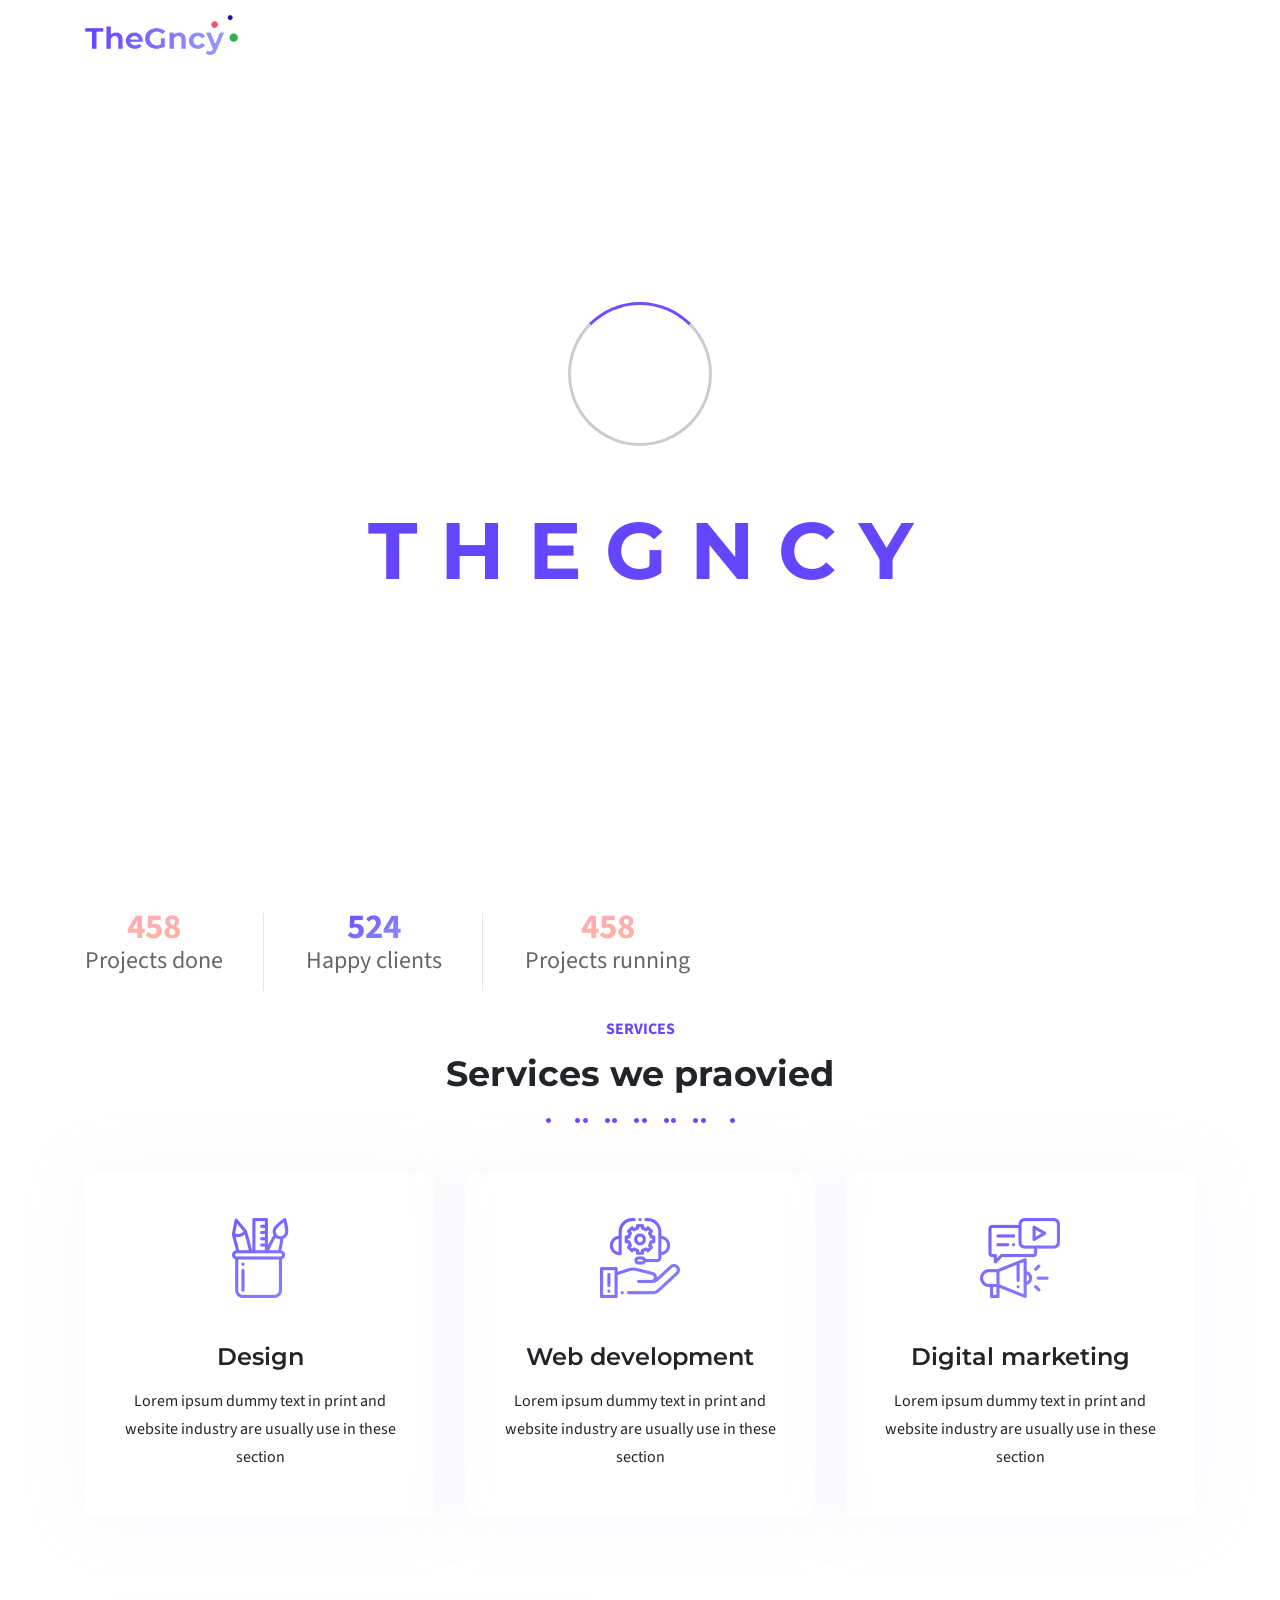
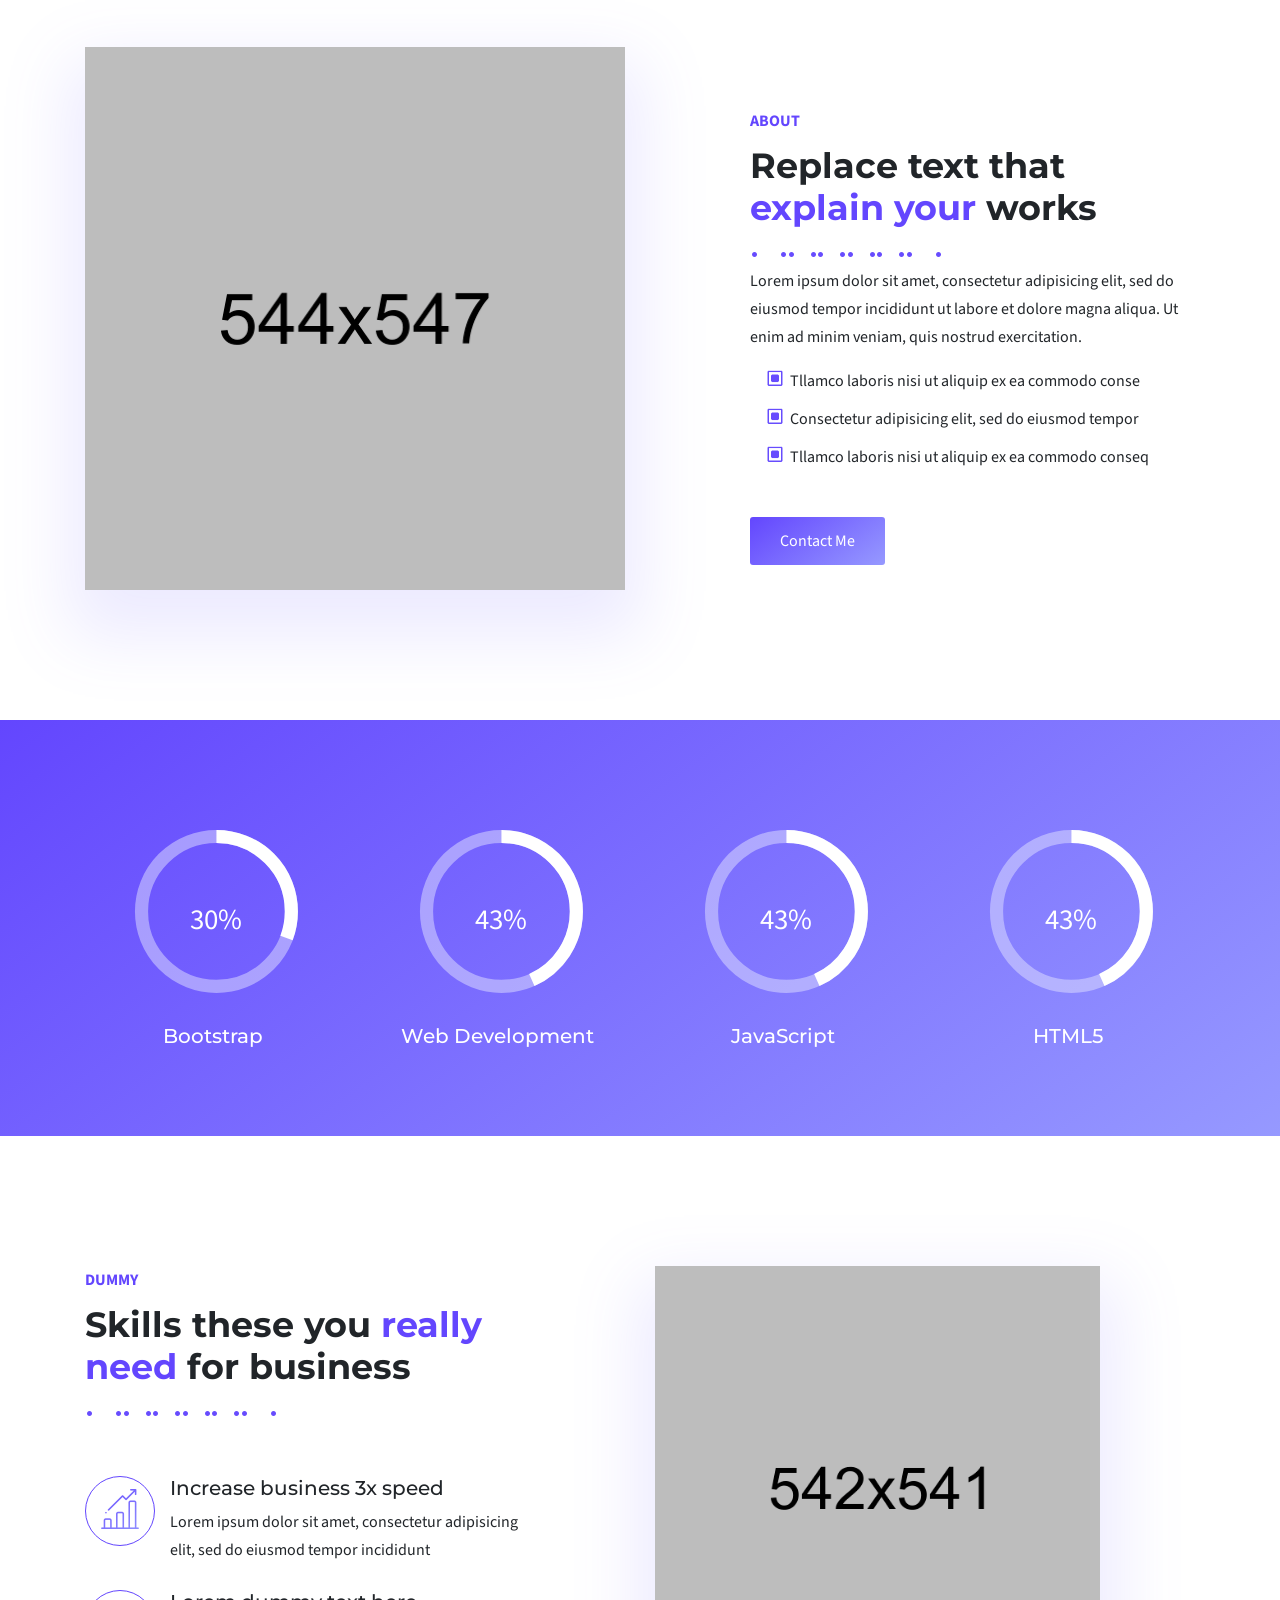
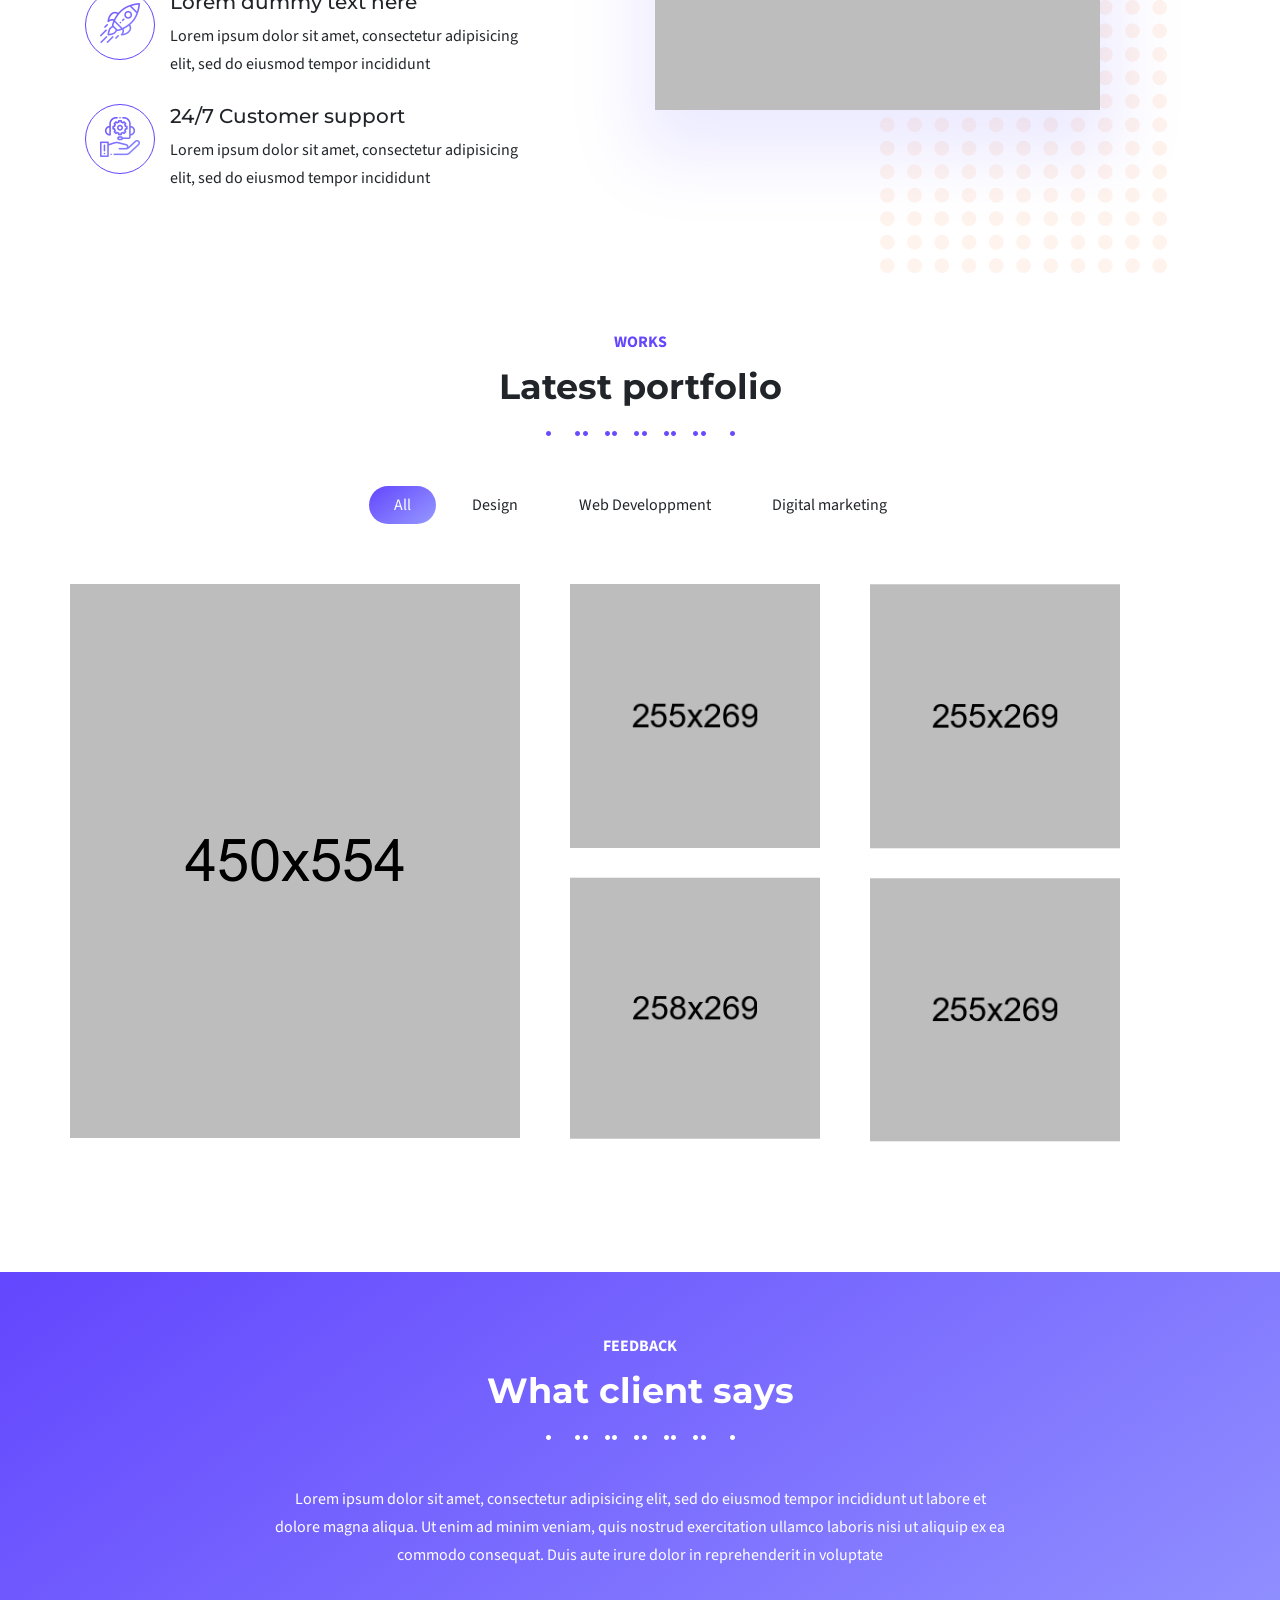
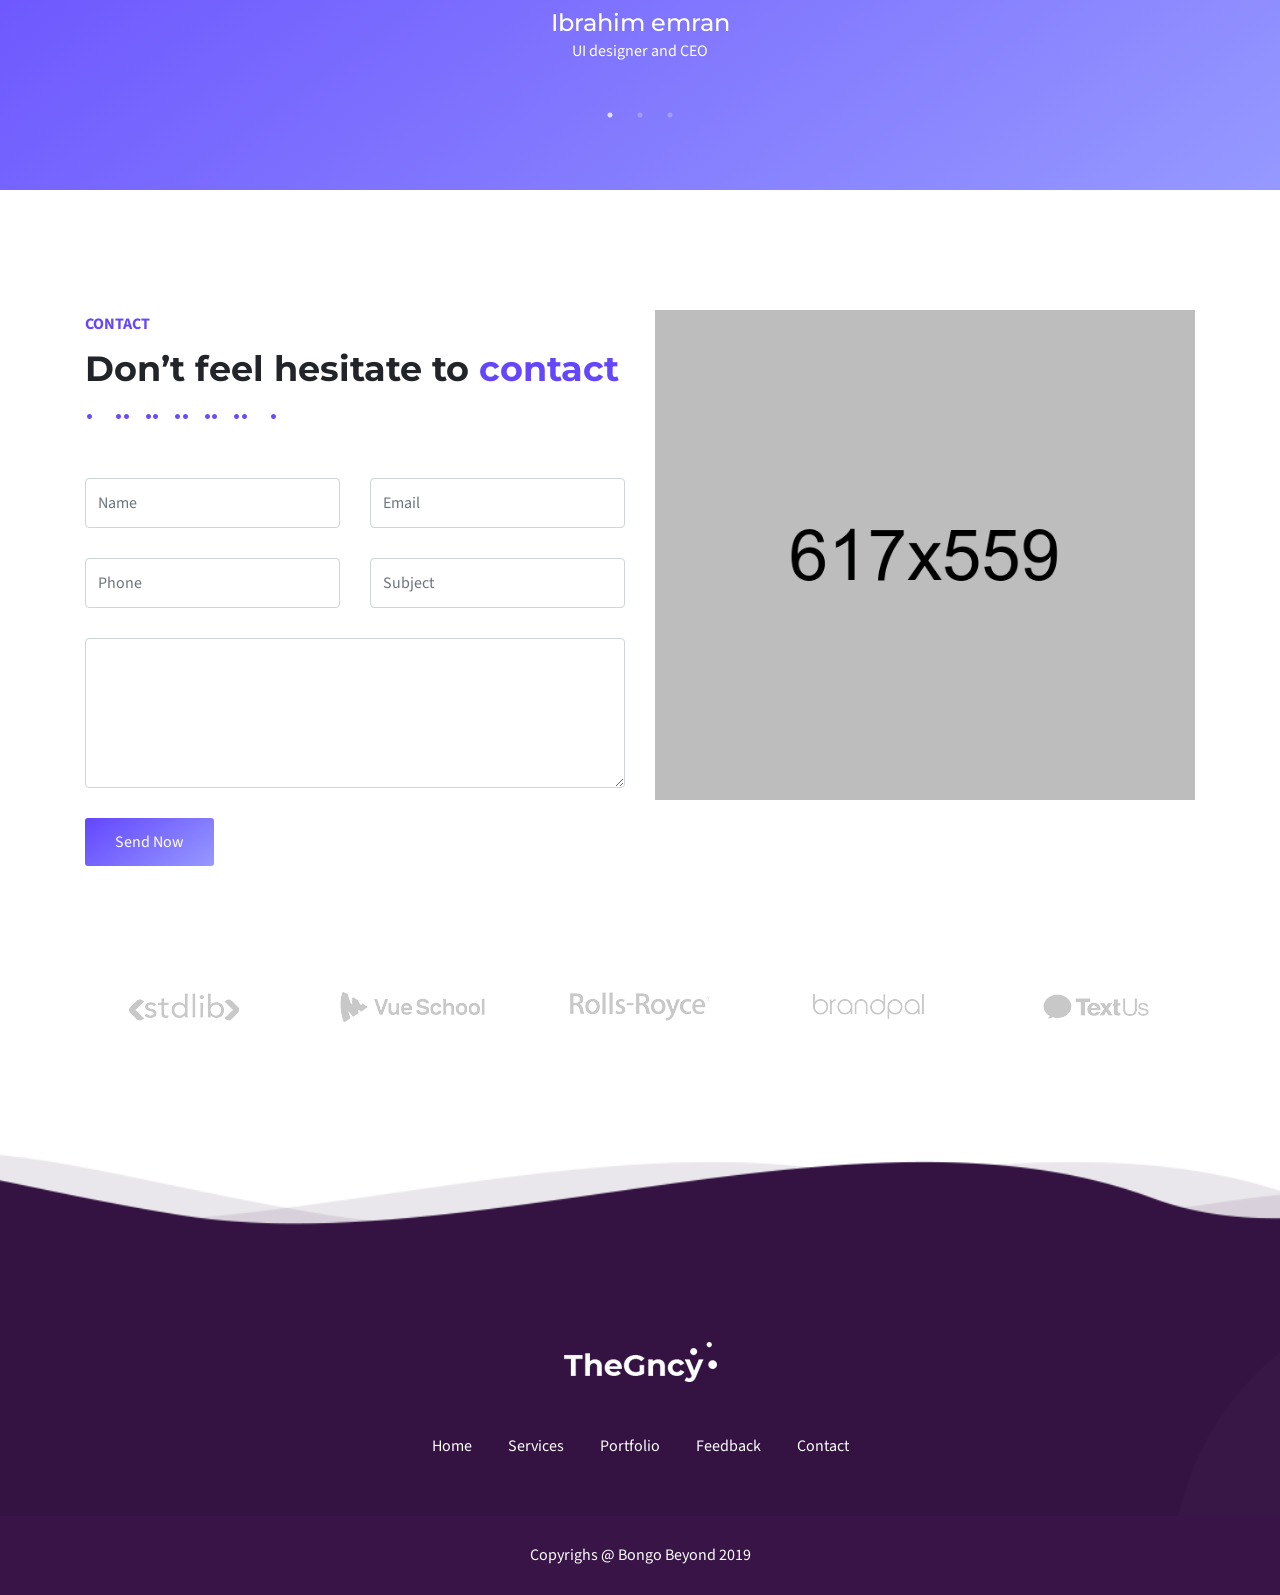
<file: index.html>
<!doctype html>
<html lang="zxx">

<head>
    <!-- Required meta tags -->
    <meta charset="utf-8">
    <meta name="viewport" content="width=device-width, initial-scale=1, shrink-to-fit=no">
    <!-- Bootstrap CSS -->
    <link rel="stylesheet" href="css/bootstrap.min.css">
    <link rel="stylesheet" href="css/slick.css">
    <link rel="stylesheet" href="css/slick-theme.css">
    <link rel="stylesheet" href="css/flaticon.css">
    <link rel="stylesheet" href="css/font-awesome.min.css">
    <link rel="stylesheet" href="css/animate.min.css">
    <link rel="stylesheet" href="css/magnific-popup.css">
    <link rel="stylesheet" href="css/colors/gradient/color.css">
    <link rel="stylesheet" href="css/style.css">
    <title>TheGncy - Template</title>
</head>

<body  class="no-scroll-y">
     <!-- ==================================================
							Preloader
    ================================================== -->
	
		<section>
			<div id="preloader">
				<div id="ctn-preloader" class="ctn-preloader">
					<div class="animation-preloader">
						<div class="spinner"></div>
						<div class="txt-loading">
							<span data-text-preloader="T" class="letters-loading">
								T
							</span>
							<span data-text-preloader="H" class="letters-loading">
								H
							</span>
							<span data-text-preloader="E" class="letters-loading">
								E
							</span>
							<span data-text-preloader="G" class="letters-loading">
								G
							</span>
							<span data-text-preloader="N" class="letters-loading">
								N
							</span>
							<span data-text-preloader="C" class="letters-loading">
								C
							</span>
							<span data-text-preloader="Y" class="letters-loading">
								Y
							</span>
						</div>
					</div>	
					<div class="loader-section section-left"></div>
					<div class="loader-section section-right"></div>
				</div>
			</div>
		</section>
    <nav class="navbar navbar-expand-lg fixed-top">
        <div class="container">
            <a class="navbar-brand" href="index.html">
                <img src="images/logo.png" alt="logo"></a>
            <button class="navbar-toggler" type="button" data-toggle="collapse" data-target="#navbarNav" aria-controls="navbarNav" aria-expanded="false" aria-label="Toggle navigation">
                <span class="navbar-toggler-icon"></span>
            </button>
            <div class="collapse navbar-collapse" id="navbarNav">
                <ul class="navbar-nav ml-auto">

                    <li class="nav-item dropdown">
                        <a class="nav-link dropdown-toggle" href="#" id="homeMenu" data-toggle="dropdown">
                            Home
                        </a>
                        <div class="dropdown-menu" aria-labelledby="homeMenu">
                            <a class="dropdown-item active" href="index.html">Home 1</a>
                            <a class="dropdown-item" href="index-1.html">Home 2</a>
                            <a class="dropdown-item" href="index-2.html">Home 3</a>
                            <a class="dropdown-item" href="index-3.html">Home 4</a>
                            <a class="dropdown-item" href="index-4.html">Home 5</a>
                        </div>
                    </li>

                    <li class="nav-item">
                        <a class="nav-link" href="#features">Features</a>
                    </li>
                    <li class="nav-item">
                        <a class="nav-link" href="#portfolio">Portfolio</a>
                    </li>
                    <li class="nav-item dropdown">
                        <a class="nav-link dropdown-toggle" href="#" id="pageMenu" data-toggle="dropdown">
                            Blog
                        </a>
                        <div class="dropdown-menu" aria-labelledby="pageMenu">
                            <a class="dropdown-item" href="blog.html">Blog List</a>
                            <a class="dropdown-item" href="single.html">Single</a>
                        </div>
                    </li>
                    <li class="nav-item">
                        <a class="nav-link" href="#contact">Contact</a>
                    </li>
                </ul>
            </div>
        </div>
    </nav>

    <section id="banner" class="banner">
        <div class="container">
            <div class="row">
                <div class="col-md-8 wow fadeInLeft" data-wow-duration="2.5s">
                    <div class="bnr-social">
                        <ul class="list-inline">
                            <li class="list-inline-item"><a href="#"><i class="fa fa-fw fa-facebook"></i></a></li>
                            <li class="list-inline-item"><a href="#"><i class="fa fa-fw fa-twitter"></i></a></li>
                            <li class="list-inline-item"><a href="#"><i class="fa fa-fw fa-dribbble"></i></a></li>
                            <li class="list-inline-item"><a href="#"><i class="fa fa-fw fa-linkedin"></i></a></li>
                        </ul>
                    </div>

                    <h1>Make present for future ready</h1>
                    <p>Lorem ipsum dummy text are usually use. Replace your text</p>
                    <div class="bnr-btn">
                        <ul class="list-inline">
                            <li class="list-inline-item"><a href="#">Contact Us</a></li>
                            <li class="list-inline-item"><a href="#">Learn more</a></li>
                        </ul>
                    </div>
                    <div class="bnr-left-sape wow fadeInLeft" data-wow-duration="2.5s">
                        <img src="images/side-shape-left.png" alt="shape">
                    </div>
                    <div class="bnr-counter">
                        <ul class="list-inline">
                            <li class="list-inline-item">
                                <span class="counter">458</span>
                                <p>Projects done</p>
                            </li>
                            <li class="list-inline-item">
                                <span class="counter">524</span>
                                <p>Happy clients</p>
                            </li>
                            <li class="list-inline-item">
                                <span class="counter">458</span>
                                <p>Projects running</p>
                            </li>
                        </ul>
                    </div>
                </div>
            </div>
        </div>
        <div class="bnr-shape-img-2"></div>
    </section>

    <div class="space" style="height: 115px"></div>

    <div class="container">
        <div class="row justify-content-center">
            <div class="col-md-12">
                <div class="section-title text-center">
                    <span>services</span>
                    <h1>Services we praovied</h1>
                    <img src="images/dot-bluecolor.png" alt="img">
                </div>
                <div class="space" style="height: 40px"></div>
            </div>
            <div class="col-lg-4 col-sm-6 wow fadeInUp" data-wow-duration="1s">
                <div class="service-item">
                    <i class="flaticon-pencil-case"></i>
                    <h5>Design</h5>
                    <p>Lorem ipsum dummy text in
                        print and website industry are usually
                        use in these section</p>
                </div>
            </div>
            <div class="col-lg-4 col-sm-6 wow fadeInUp" data-wow-duration="1.5s">
                <div class="service-item">
                    <i class="flaticon-support"></i>
                    <h5>Web development</h5>
                    <p>Lorem ipsum dummy text in
                        print and website industry are usually
                        use in these section</p>
                </div>
            </div>
            <div class="col-lg-4 col-sm-6 wow fadeInUp" data-wow-duration="2.5s">
                <div class="service-item">
                    <i class="flaticon-digital-marketing"></i>
                    <h5>Digital marketing</h5>
                    <p>Lorem ipsum dummy text in
                        print and website industry are usually
                        use in these section</p>
                </div>
            </div>
        </div>
    </div>
    <div class="space" style="height: 130px"></div>
    <div class="container">
        <div class="row">
            <div class="col-lg-6 col-sm-12 text-center wow fadeInLeft" data-wow-duration="2.5s">
                <img class="img-fluid img-shadow" data-tilt src="images/img-3.png" alt="img">
            </div>
            <div class="col-xl-5 col-lg-6 offset-xl-1 col-sm-12 wow fadeInRight" data-wow-duration="2.5s">
                <div class="space d-none d-xl-block d-sm-block" style="height: 60px"></div>
                <div class="space d-block d-sm-none" style="height: 60px"></div>
                <div class="section-title">
                    <span>about</span>
                    <h1>Replace text that <span>explain your</span> works</h1>
                    <img class="img-fluid" src="images/dot-bluecolor.png" alt="img">
                </div>
                <p>Lorem ipsum dolor sit amet, consectetur adipisicing elit, sed do eiusmod tempor incididunt ut labore et dolore magna aliqua. Ut enim ad minim veniam, quis nostrud exercitation.</p>

                <ul>
                    <li>Tllamco laboris nisi ut aliquip ex ea commodo conse</li>
                    <li>Consectetur adipisicing elit, sed do eiusmod tempor</li>
                    <li>Tllamco laboris nisi ut aliquip ex ea commodo conseq</li>
                </ul>

                <div class="space" style="height: 30px"></div>

                <div class="thegncy-btn">
                    <a href="#">Contact Me</a>
                </div>
            </div>
        </div>
    </div>

    <div class="space" style="height: 130px"></div>

    <section class="gradient-bg">
        <div class="space" style="height: 60px"></div>
        <div class="container">
            <div class="row">
                <div class="col-sm-3 text-center wow fadeInUp" data-wow-duration="0.5s">
                    <div class="progress-circle" data-percent="30"></div>
                    <h5 class="progress-title">Bootstrap</h5>
                </div>
                <div class="col-sm-3 text-center wow fadeInUp" data-wow-duration="1s">
                    <div class="progress-circle" data-percent="70"></div>
                    <h5 class="progress-title">Web Development</h5>
                </div>
                <div class="col-sm-3 text-center wow fadeInUp" data-wow-duration="1.5s">
                    <div class="progress-circle" data-percent="80"></div>
                    <h5 class="progress-title">JavaScript</h5>
                </div>
                <div class="col-sm-3 text-center wow fadeInUp" data-wow-duration="2.5s">
                    <div class="progress-circle" data-percent="90"></div>
                    <h5 class="progress-title">HTML5</h5>
                </div>
            </div>
        </div>
        <div class="space" style="height: 80px"></div>
    </section>

    <div class="space" style="height: 130px"></div>

    <div id="features" class="container">
        <div class="row">
            <div class="col-lg-5 wow fadeInLeft" data-wow-duration="2.5s">
                <div class="section-title">
                    <span>Dummy</span>
                    <h1>Skills these you <span>really need</span> for business</h1>
                    <img src="images/dot-bluecolor.png" alt="img">
                </div>
                <div class="space" style="height: 50px"></div>
                <div class="feature-item wow bounceInUp" data-wow-duration="2.5s">
                    <div class="feature-item-icon">
                        <i class="flaticon-bar-chart"></i>
                    </div>
                    <div class="feature-item-content">
                        <h5>Increase business 3x speed</h5>
                        <p>Lorem ipsum dolor sit amet, consectetur adipisicing elit,
                            sed do eiusmod tempor incididunt</p>
                    </div>
                </div>
                <div class="feature-item wow bounceInUp" data-wow-duration="3s">
                    <div class="feature-item-icon">
                        <i class="flaticon-startup"></i>
                    </div>
                    <div class="feature-item-content">
                        <h5>Lorem dummy text here</h5>
                        <p>Lorem ipsum dolor sit amet, consectetur adipisicing elit,
                            sed do eiusmod tempor incididunt</p>
                    </div>
                </div>
                <div class="feature-item wow bounceInUp" data-wow-duration="3.5s">
                    <div class="feature-item-icon">
                        <i class="flaticon-support"></i>
                    </div>
                    <div class="feature-item-content">
                        <h5>24/7 Customer support</h5>
                        <p>Lorem ipsum dolor sit amet, consectetur adipisicing elit,
                            sed do eiusmod tempor incididunt</p>
                    </div>
                </div>

            </div>
            <div class="col-xl-5 col-lg-6 offset-xl-1 text-center wow fadeInRight" data-wow-duration="2.5s">
                <img class="img-fluid img-shadow" data-tilt src="images/img-2.png" alt="img">

                <div class="pic-right-bottom">
                    <img src="images/dot-squire.png" alt="Img">
                </div>

            </div>
        </div>
    </div>

    <div class="space" style="height: 110px"></div>

    <div id="portfolio" class="container">
        <div class="row">
            <div class="col-md-12">
                <div class="section-title text-center">
                    <span>Works</span>
                    <h1>Latest portfolio</h1>
                    <img src="images/dot-bluecolor.png" alt="img">
                </div>
                <div class="space" style="height: 40px"></div>
            </div>

            <div class="col-sm-12">
                <div class="portfolio-filter">
                    <ul class="list-inline">
                        <li class="select-cat list-inline-item" data-filter="*">All</li>
                        <li class="list-inline-item" data-filter=".design">Design</li>
                        <li class="list-inline-item" data-filter=".web-developpment">Web Developpment</li>
                        <li class="list-inline-item" data-filter=".digital-marketing">Digital marketing</li>
                    </ul>
                </div>
            </div>
            <div class="isotope_items">
                <!-- Item -->
                <div data-tilt class="single_item portfolio-big-img design">
                    <img class="img-fluid" src="images/p-1.png" alt="Img">
                    <div class="single_item_content">
                        <a href="images/p-1.png"><i class="fa fa-fw fa-eye"></i></a>
                        <span>Design</span>
                        <h6>Rock</h6>
                    </div>
                </div>
                <!-- Item -->
                <div data-tilt class="single_item portfolio-small-img web-developpment">
                    <img class="img-fluid" src="images/p-2.png" alt="Img">
                    <div class="single_item_content">
                        <a href="images/p-2.png"><i class="fa fa-fw fa-eye"></i></a>
                        <span>Web Developpmentn</span>
                        <h6>Rock</h6>
                    </div>
                </div>
                <!-- Item -->
                <div data-tilt class="single_item portfolio-small-img digital-marketing">
                    <img class="img-fluid" src="images/p-3.png" alt="Img">
                    <div class="single_item_content">
                        <a href="images/p-3.png"><i class="fa fa-fw fa-eye"></i></a>
                        <span>Digital marketing</span>
                        <h6>Rock</h6>
                    </div>
                </div>
                <!-- Item -->
                <div data-tilt class="single_item portfolio-small-img design">
                    <img class="img-fluid" src="images/p-4.png" alt="Img">
                    <div class="single_item_content">
                        <a href="images/p-4.png"><i class="fa fa-fw fa-eye"></i></a>
                        <span>Design</span>
                        <h6>Rock</h6>
                    </div>
                </div>
                <!-- Item -->
                <div data-tilt class="single_item portfolio-small-img web-developpmen">
                    <img class="img-fluid" src="images/p-5.png" alt="Img">
                    <div class="single_item_content">
                        <a href="images/p-5.png"><i class="fa fa-fw fa-eye"></i></a>
                        <span>Web Developpment</span>
                        <h6>Rock</h6>
                    </div>
                </div>
            </div>
        </div>
    </div>
    <div class="space" style="height: 100px"></div>
    <section class="gradient-bg">
        <div class="space" style="height: 60px"></div>
        <div class="container">
            <div class="row justify-content-center">
                <div class="col-md-12">
                    <div class="section-title text-center white">
                        <span>Feedback</span>
                        <h1>What client says</h1>
                        <img src="images/dot-white.png" alt="img">
                    </div>
                    <div class="space" style="height: 35px"></div>
                </div>
                <div class="col-lg-8 col-sm-12">
                    <div class="testimonials">
                        <div class="testimonial-item">
                            <p>Lorem ipsum dolor sit amet, consectetur adipisicing elit, sed do eiusmod tempor incididunt ut labore et dolore magna aliqua. Ut enim ad minim veniam, quis nostrud exercitation ullamco laboris nisi ut aliquip ex ea commodo consequat. Duis aute irure dolor in reprehenderit in voluptate</p>
                            <h4>Ibrahim emran</h4>
                            <span>UI designer and CEO</span>
                        </div>
                        <div class="testimonial-item">
                            <p>Lorem ipsum dolor sit amet, consectetur adipisicing elit, sed do eiusmod tempor incididunt ut labore et dolore magna aliqua. Ut enim ad minim veniam, quis nostrud exercitation ullamco laboris nisi ut aliquip ex ea commodo consequat. Duis aute irure dolor in reprehenderit in voluptate</p>
                            <h4>Ibrahim emran</h4>
                            <span>UI designer and CEO</span>
                        </div>
                        <div class="testimonial-item">
                            <p>Lorem ipsum dolor sit amet, consectetur adipisicing elit, sed do eiusmod tempor incididunt ut labore et dolore magna aliqua. Ut enim ad minim veniam, quis nostrud exercitation ullamco laboris nisi ut aliquip ex ea commodo consequat. Duis aute irure dolor in reprehenderit in voluptate</p>
                            <h4>Ibrahim emran</h4>
                            <span>UI designer and CEO</span>
                        </div>
                    </div>
                </div>
            </div>
        </div>
        <div class="space" style="height: 60px"></div>
    </section>

    <div class="space" style="height: 120px"></div>

    <div id="contact" class="container">
        <div class="row">
            <div class="col-lg-6 col-sm-12 wow fadeInLeft" data-wow-duration="2.5s">
                <div class="section-title">
                    <span>Contact</span>
                    <h1>Don’t feel hesitate to <span>contact</span></h1>
                    <img src="images/dot-bluecolor.png" alt="img">
                </div>
                <div class="space" style="height: 50px"></div>
                <div class="row contact-form">
                    <div class="col-md-6">
                        <input type="text" class="form-control" placeholder="Name">
                    </div>
                    <div class="col-md-6">
                        <input type="email" class="form-control" placeholder="Email">
                    </div>
                    <div class="col-md-6">
                        <input type="text" class="form-control" placeholder="Phone">
                    </div>
                    <div class="col-md-6">
                        <input type="text" class="form-control" placeholder="Subject">
                    </div>
                    <div class="col-md-12">
                        <textarea class="form-control" rows="3"></textarea>
                        <div class="thegncy-btn">
                            <input class="contact-btn" type="submit" value="Send Now">
                        </div>
                    </div>
                </div>
            </div>
            <div class="col-lg-6 d-sm-none d-xs-none d-lg-block wow fadeInRight" data-wow-duration="2.5s">
                <img class="img-fluid" src="images/contact-vector.png" alt="Contact">
            </div>
        </div>
    </div>

    <div class="space" style="height: 125px"></div>

    <div class="partner container">
        <div class="row text-center">
            <div class="col">
                <a href="#"><img src="images/client-1.png" alt="client"></a>
            </div>
            <div class="col">
                <a href="#"><img src="images/client-2.png" alt="client"></a>
            </div>
            <div class="col">
                <a href="#"><img src="images/client-3.png" alt="client"></a>
            </div>
            <div class="col">
                <a href="#"><img src="images/client-4.png" alt="client"></a>
            </div>
            <div class="col">
                <a href="#"><img src="images/client-5.png" alt="client"></a>
            </div>
        </div>
    </div>

    <footer class="site-footer">
        <div class="col-sm-12 text-center">
            <img src="images/logo-alt.png" alt="logo">
            <ul class="list-inline">
                <li class="list-inline-item"><a href="#">Home</a></li>
                <li class="list-inline-item"><a href="#">Services</a></li>
                <li class="list-inline-item"><a href="#">Portfolio</a></li>
                <li class="list-inline-item"><a href="#">Feedback</a></li>
                <li class="list-inline-item"><a href="#">Contact</a></li>
            </ul>
        </div>
        <div class="footer-copyright">
            <p>Copyrighs @ Bongo Beyond 2019</p>
        </div>
    </footer>
    <div id="backtotop"><i class="fa fa-2x fa-long-arrow-up"></i></div>
    <script src="js/jquery.min.js"></script>
    <script src="js/jquery-migrate-3.0.0.min.js"></script>
    <script src="js/circliful.min.js"></script>
    <script src="js/bootstrap.min.js"></script>
    <script src="js/isotope.js"></script>
    <script src="js/slick.min.js"></script>
    <script src="js/tilt.min.js"></script>
    <script src="js/wow.min.js"></script>
    <script src="js/waypoints.min.js"></script>
    <script src="js/counterup.min.js"></script>
    <script src="js/jquery.magnific-popup.min.js"></script>
    <script src="js/main.js"></script>
</body>

</html>
</file>
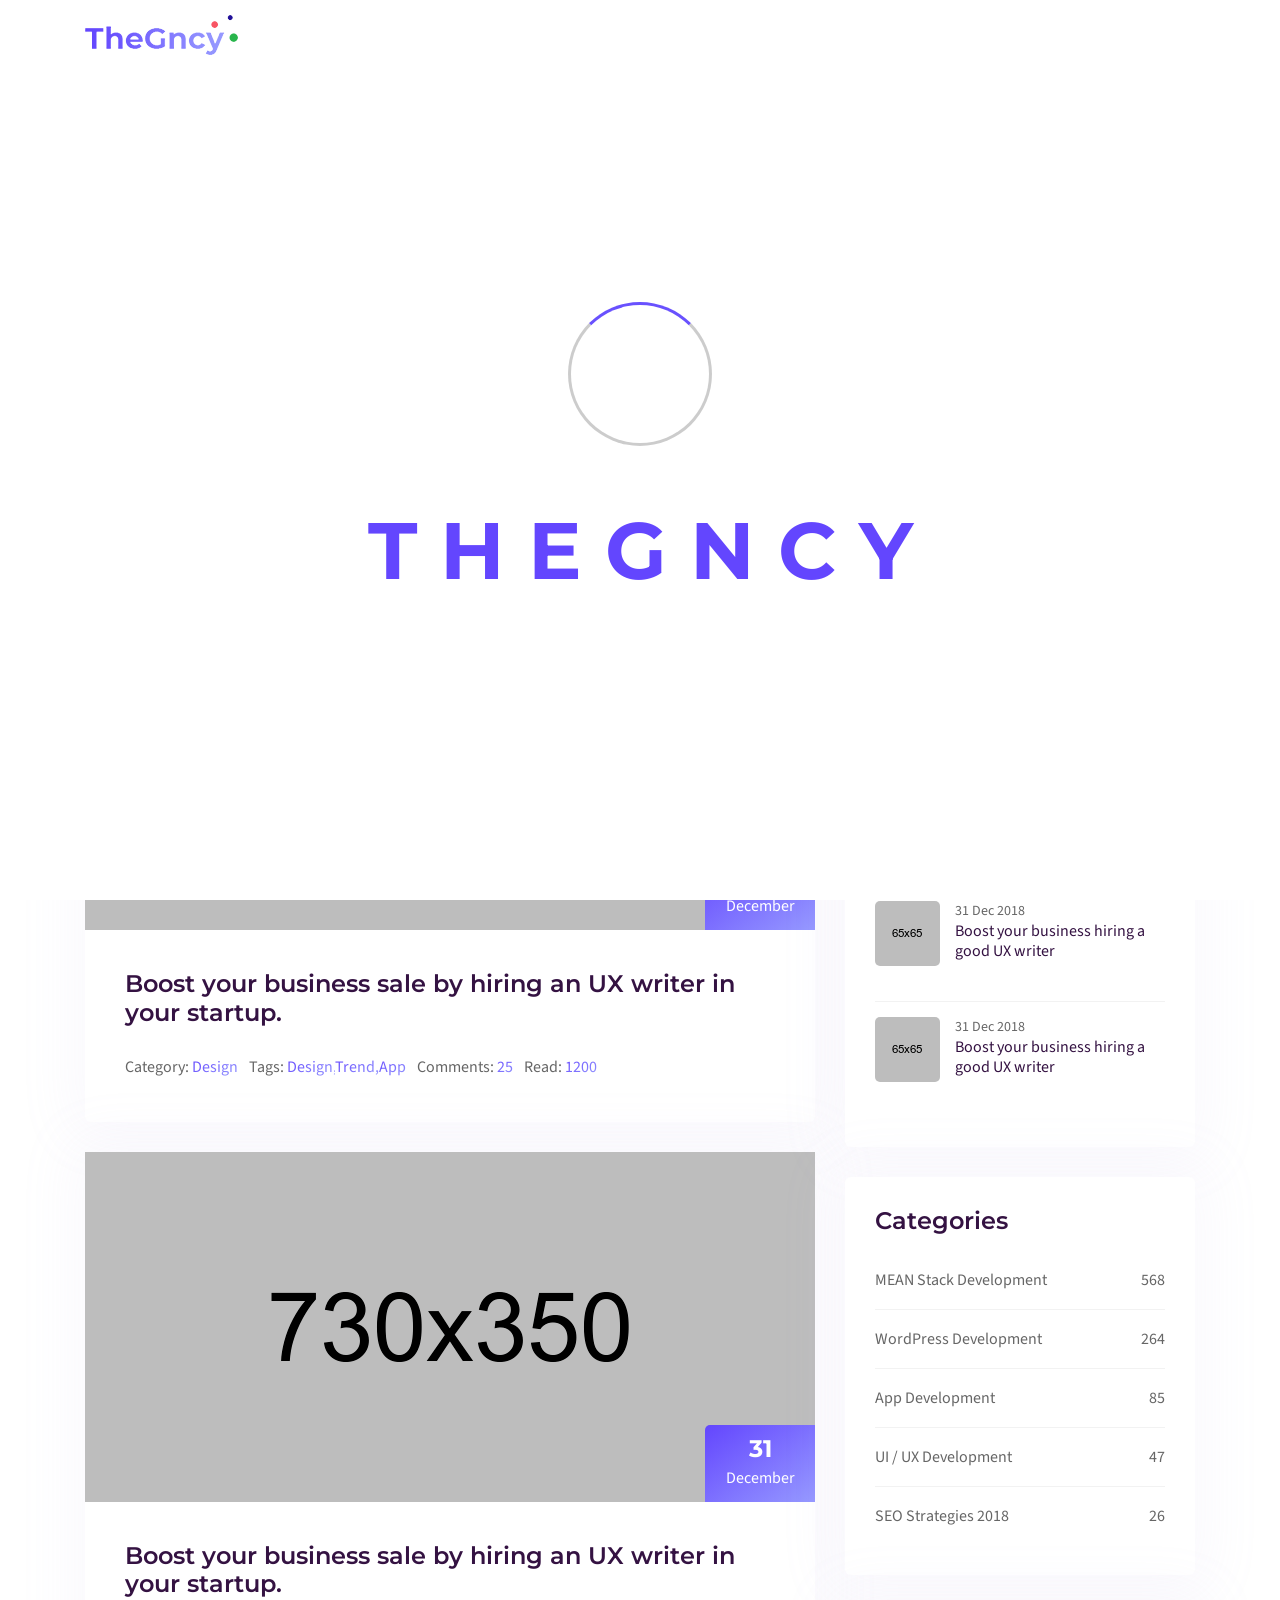
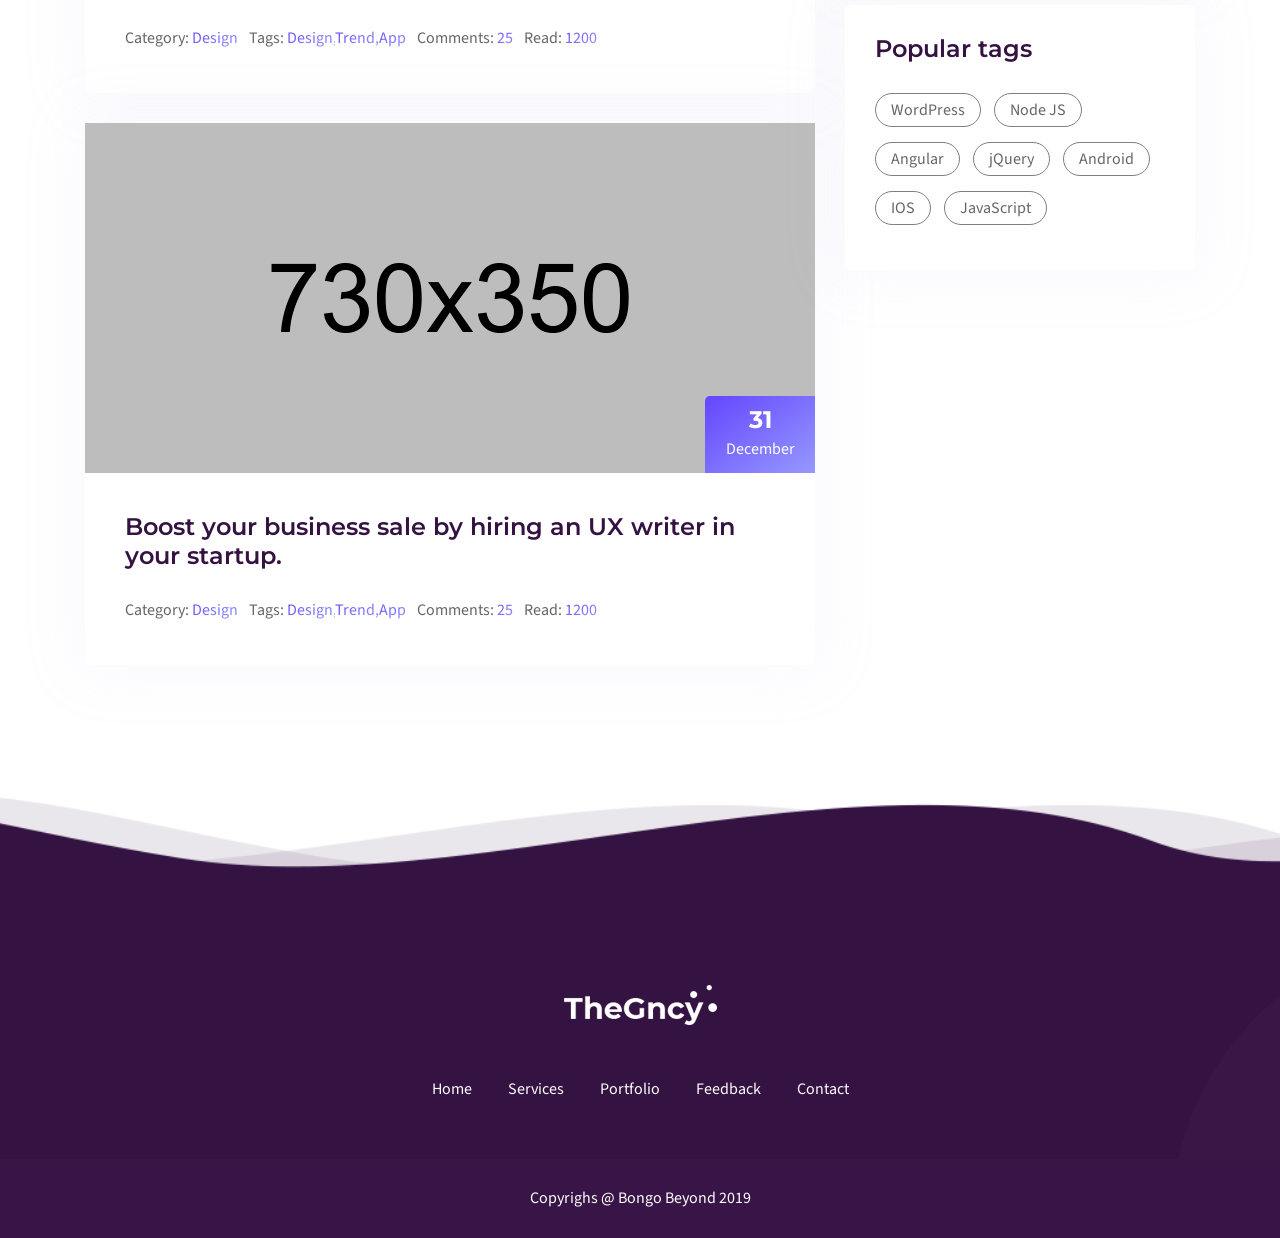
<file: blog.html>
<!doctype html>
<html lang="zxx">

<head>
    <!-- Required meta tags -->
    <meta charset="utf-8">
    <meta name="viewport" content="width=device-width, initial-scale=1, shrink-to-fit=no">
    <!-- Bootstrap CSS -->
    <link rel="stylesheet" href="css/bootstrap.min.css">
    <link rel="stylesheet" href="css/slick.css">
    <link rel="stylesheet" href="css/slick-theme.css">
    <link rel="stylesheet" href="css/flaticon.css">
    <link rel="stylesheet" href="css/font-awesome.min.css">
    <link rel="stylesheet" href="css/animate.min.css">
    <link rel="stylesheet" href="css/magnific-popup.css">
    <link rel="stylesheet" href="css/colors/gradient/color.css">
    <link rel="stylesheet" href="css/style.css">
    <title>TheGncy - Blog</title>
</head>

<body  class="no-scroll-y">
     <!-- ==================================================
							Preloader
    ================================================== -->
	
		<section>
			<div id="preloader">
				<div id="ctn-preloader" class="ctn-preloader">
					<div class="animation-preloader">
						<div class="spinner"></div>
						<div class="txt-loading">
							<span data-text-preloader="T" class="letters-loading">
								T
							</span>
							<span data-text-preloader="H" class="letters-loading">
								H
							</span>
							<span data-text-preloader="E" class="letters-loading">
								E
							</span>
							<span data-text-preloader="G" class="letters-loading">
								G
							</span>
							<span data-text-preloader="N" class="letters-loading">
								N
							</span>
							<span data-text-preloader="C" class="letters-loading">
								C
							</span>
							<span data-text-preloader="Y" class="letters-loading">
								Y
							</span>
						</div>
					</div>	
					<div class="loader-section section-left"></div>
					<div class="loader-section section-right"></div>
				</div>
			</div>
		</section>

    <nav class="navbar navbar-expand-lg fixed-top">
        <div class="container">
            <a class="navbar-brand" href="index.html">
                <img src="images/logo.png" alt="logo"></a>
            <button class="navbar-toggler" type="button" data-toggle="collapse" data-target="#navbarNav" aria-controls="navbarNav" aria-expanded="false" aria-label="Toggle navigation">
                <span class="navbar-toggler-icon"></span>
            </button>
            <div class="collapse navbar-collapse" id="navbarNav">
                <ul class="navbar-nav ml-auto">

                    <li class="nav-item dropdown">
                        <a class="nav-link dropdown-toggle" href="#" id="homeMenu" data-toggle="dropdown">
                            Home
                        </a>
                        <div class="dropdown-menu" aria-labelledby="homeMenu">
                            <a class="dropdown-item" href="index.html">Home 1</a>
                            <a class="dropdown-item active" href="index-1.html">Home 2</a>
                            <a class="dropdown-item" href="index-2.html">Home 3</a>
                            <a class="dropdown-item" href="index-3.html">Home 4</a>
                            <a class="dropdown-item" href="index-4.html">Home 5</a>
                        </div>
                    </li>

                    <li class="nav-item">
                        <a class="nav-link" href="#features">Features</a>
                    </li>
                    <li class="nav-item">
                        <a class="nav-link" href="#portfolio">Portfolio</a>
                    </li>
                    <li class="nav-item dropdown">
                        <a class="nav-link dropdown-toggle" href="#" id="pageMenu" data-toggle="dropdown">
                            Blog
                        </a>
                        <div class="dropdown-menu" aria-labelledby="pageMenu">
                            <a class="dropdown-item active" href="blog.html">Blog List</a>
                            <a class="dropdown-item" href="single.html">Single</a>
                        </div>
                    </li>
                    <li class="nav-item">
                        <a class="nav-link" href="#contact">Contact</a>
                    </li>
                </ul>
            </div>
        </div>
    </nav>

    <section class="breadcrumb-bnr">
        <img src="images/bread-bnr.png" alt="Banner">
        <div class="breadcrumb-content">
            <div class="container">
                <div class="row">
                    <div class="col-md-12 text-center">
                        <h1>News and Blog page</h1>
                        <ul class="list-inline">
                            <li class="list-inline-item"><a href="#">Home</a></li>
                            <li class="list-inline-item">/</li>
                            <li class="list-inline-item"><a href="#">Blog</a></li>
                        </ul>
                    </div>
                </div>
            </div>
        </div>
    </section>

    <div class="container">
        <div class="row">
            <div class="col-md-8">

                <div class="excerpt-item">
                    <div class="excerpt-img">
                        <a href="single.html">
                            <img class="img-fluid" src="images/blog-1.png" alt="Image">
                        </a>
                        <div class="excerpt-date text-center">
                            <h3>31</h3>
                            <span>December</span>
                        </div>
                    </div>

                    <div class="excerpt-content">
                        <a href="single.html">
                            <h3>Boost your business sale by hiring an UX writer in your startup.</h3>
                        </a>
                        <ul class="list-inline">
                            <li class="list-inline-item">
                                Category: <a href="#">Design</a>
                            </li>
                            <li class="list-inline-item">
                                Tags: <a href="#">Design,</a><a href="#">Trend,</a><a href="#">App</a>
                            </li>
                            <li class="list-inline-item">
                                Comments: <a href="#">25</a>
                            </li>
                            <li class="list-inline-item">
                                Read: <a href="#">1200</a>
                            </li>
                        </ul>
                    </div>
                </div>

                <div class="excerpt-item">
                    <div class="excerpt-img">
                        <a href="single.html">
                            <img class="img-fluid" src="images/blog-2.png" alt="Image">
                        </a>
                        <div class="excerpt-date text-center">
                            <h3>31</h3>
                            <span>December</span>
                        </div>
                    </div>

                    <div class="excerpt-content">
                        <a href="single.html">
                            <h3>Boost your business sale by hiring an UX writer in your startup.</h3>
                        </a>
                        <ul class="list-inline">
                            <li class="list-inline-item">
                                Category: <a href="#">Design</a>
                            </li>
                            <li class="list-inline-item">
                                Tags: <a href="#">Design,</a><a href="#">Trend,</a><a href="#">App</a>
                            </li>
                            <li class="list-inline-item">
                                Comments: <a href="#">25</a>
                            </li>
                            <li class="list-inline-item">
                                Read: <a href="#">1200</a>
                            </li>
                        </ul>
                    </div>
                </div>

                <div class="excerpt-item">
                    <div class="excerpt-img">
                        <a href="single.html">
                            <img class="img-fluid" src="images/blog-3.png" alt="Image">
                        </a>
                        <div class="excerpt-date text-center">
                            <h3>31</h3>
                            <span>December</span>
                        </div>
                    </div>

                    <div class="excerpt-content">
                        <a href="single.html">
                            <h3>Boost your business sale by hiring an UX writer in your startup.</h3>
                        </a>
                        <ul class="list-inline">
                            <li class="list-inline-item">
                                Category: <a href="#">Design</a>
                            </li>
                            <li class="list-inline-item">
                                Tags: <a href="#">Design,</a><a href="#">Trend,</a><a href="#">App</a>
                            </li>
                            <li class="list-inline-item">
                                Comments: <a href="#">25</a>
                            </li>
                            <li class="list-inline-item">
                                Read: <a href="#">1200</a>
                            </li>
                        </ul>
                    </div>
                </div>

            </div>
            <div class="col-md-4">
                <div class="widget widget_recent_post">
                    <h4 class="widget-title">Recent posts</h4>
                    <ul>
                        <li>
                            <a href="single.html">
                                <img src="images/thumb-1.png" alt="Thumb">
                                <span>31 Dec 2018</span><br>
                                <p>Boost your business hiring a good UX writer</p>
                            </a>
                        </li>
                        <li>
                            <a href="single.html">
                                <img src="images/thumb-2.png" alt="Thumb">
                                <span>31 Dec 2018</span><br>
                                <p>Boost your business hiring a good UX writer</p>
                            </a>
                        </li>
                        <li>
                            <a href="single.html">
                                <img src="images/thumb-3.png" alt="Thumb">
                                <span>31 Dec 2018</span><br>
                                <p>Boost your business hiring a good UX writer</p>
                            </a>
                        </li>
                        <li>
                            <a href="single.html">
                                <img src="images/thumb-4.png" alt="Thumb">
                                <span>31 Dec 2018</span><br>
                                <p>Boost your business hiring a good UX writer</p>
                            </a>
                        </li>
                    </ul>
                </div>

                <div class="widget widget_categories">
                    <h4 class="widget-title">Categories</h4>
                    <ul>
                        <li><a href="#">MEAN Stack Development</a><span>568</span></li>
                        <li><a href="#">WordPress Development</a><span>264</span></li>
                        <li><a href="#">App Development</a><span>85</span></li>
                        <li><a href="#">UI / UX Development</a><span>47</span></li>
                        <li><a href="#">SEO Strategies 2018</a><span>26</span></li>
                    </ul>
                </div>

                <div class="widget widget_tags">
                    <h4 class="widget-title">Popular tags</h4>
                    <a href="#">WordPress</a>
                    <a href="#">Node JS</a>
                    <a href="#">Angular</a>
                    <a href="#">jQuery</a>
                    <a href="#">Android</a>
                    <a href="#">IOS</a>
                    <a href="#">JavaScript</a>
                </div>
            </div>
        </div>
    </div>

    <footer class="site-footer">
        <div class="col-sm-12 text-center">
            <img src="images/logo-alt.png" alt="logo">
            <ul class="list-inline">
                <li class="list-inline-item"><a href="#">Home</a></li>
                <li class="list-inline-item"><a href="#">Services</a></li>
                <li class="list-inline-item"><a href="#">Portfolio</a></li>
                <li class="list-inline-item"><a href="#">Feedback</a></li>
                <li class="list-inline-item"><a href="#">Contact</a></li>
            </ul>
        </div>
        <div class="footer-copyright">
            <p>Copyrighs @ Bongo Beyond 2019</p>
        </div>
    </footer>
    <div id="backtotop"><i class="fa fa-2x fa-long-arrow-up"></i></div>
    <script src="js/jquery.min.js"></script>
    <script src="js/jquery-migrate-3.0.0.min.js"></script>
    <script src="js/circliful.min.js"></script>
    <script src="js/bootstrap.min.js"></script>
    <script src="js/isotope.js"></script>
    <script src="js/slick.min.js"></script>
    <script src="js/tilt.min.js"></script>
    <script src="js/waypoints.min.js"></script>
    <script src="js/counterup.min.js"></script>
    <script src="js/jquery.magnific-popup.min.js"></script>
    <script src="js/main.js"></script>
</body>

</html>
</file>
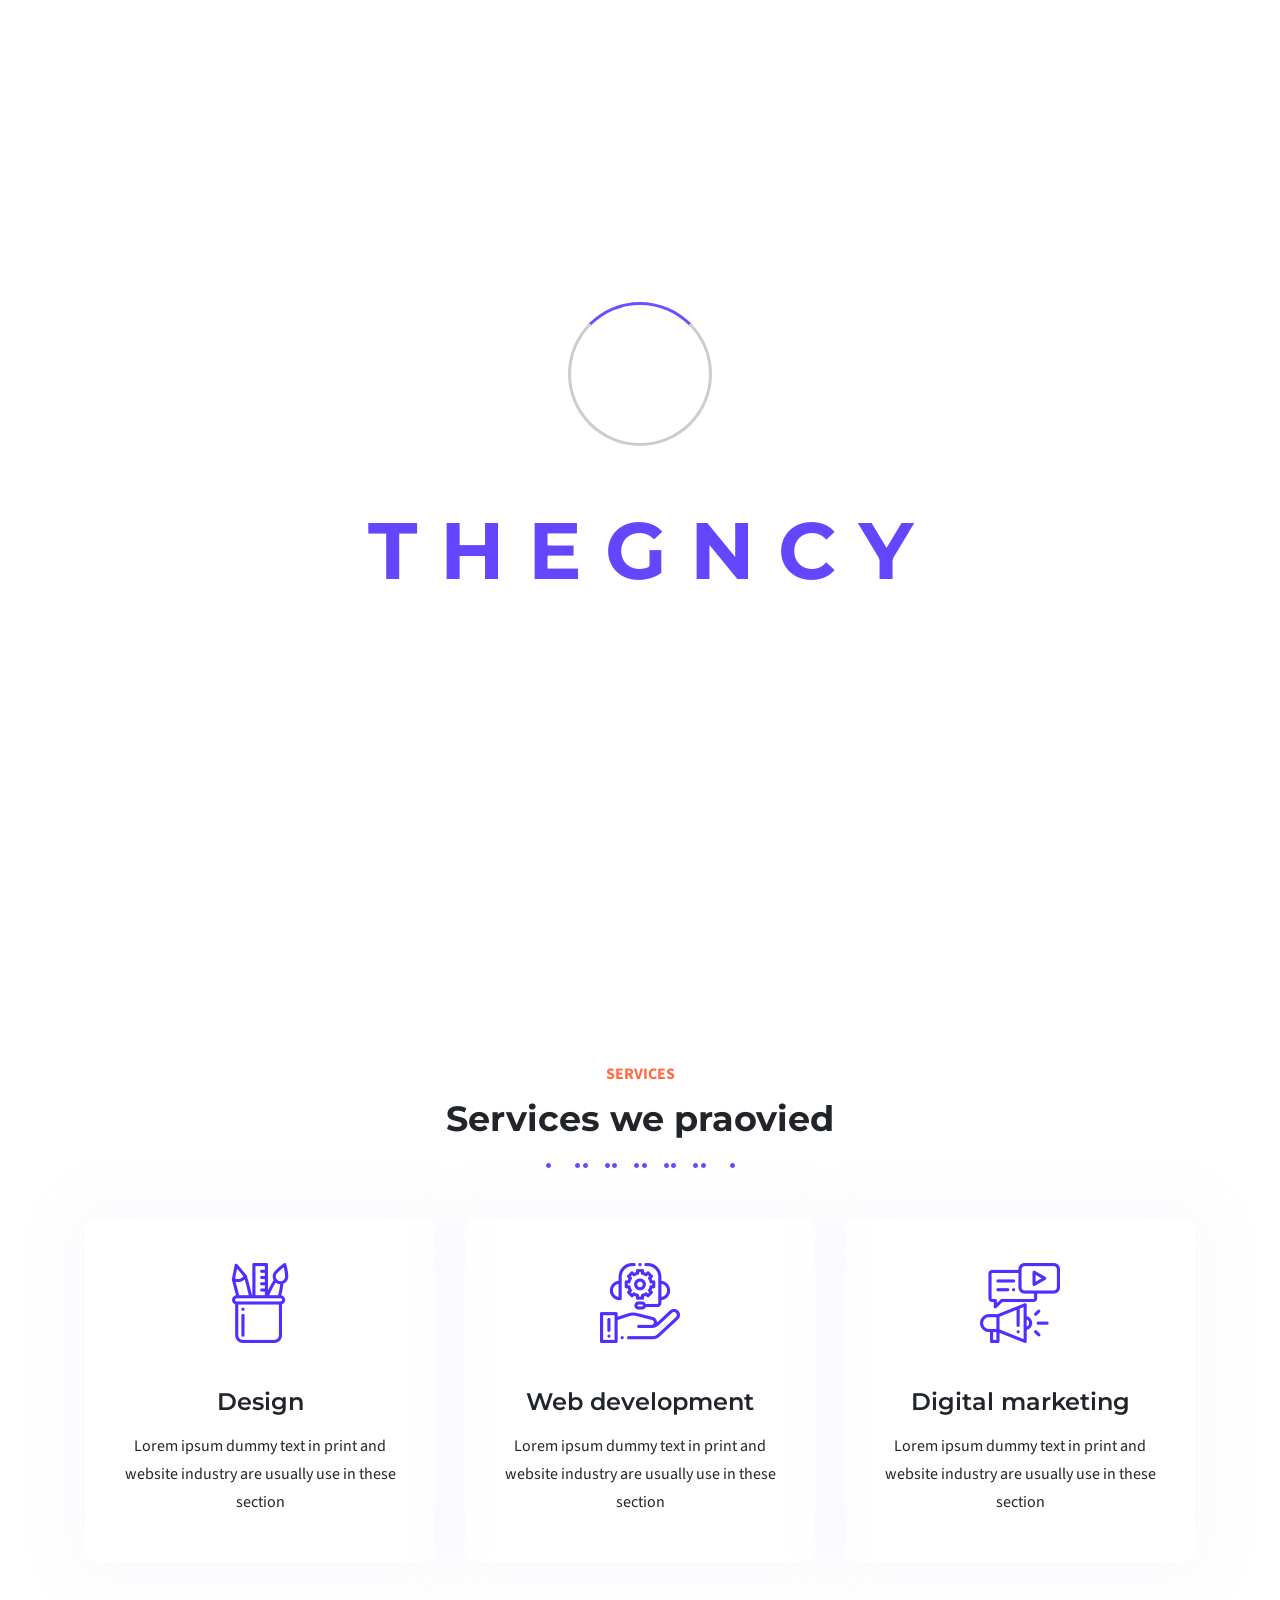
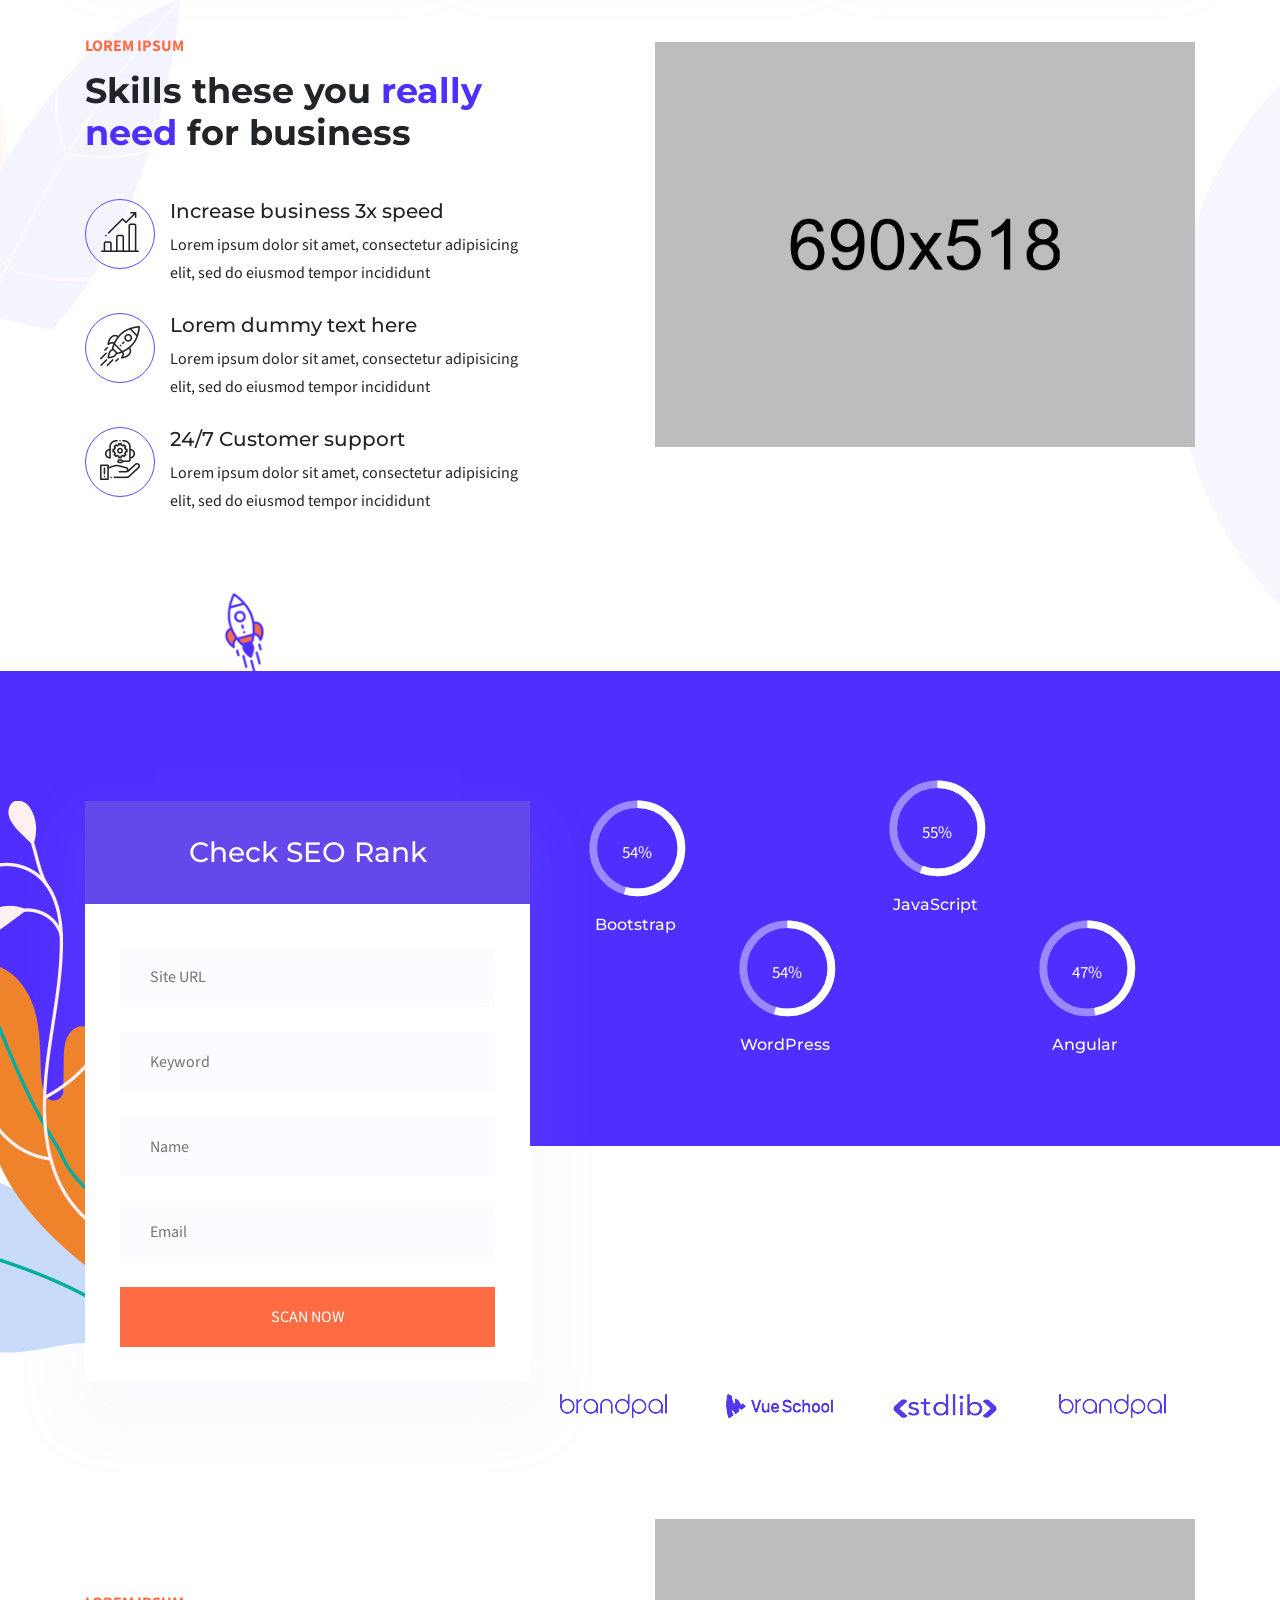
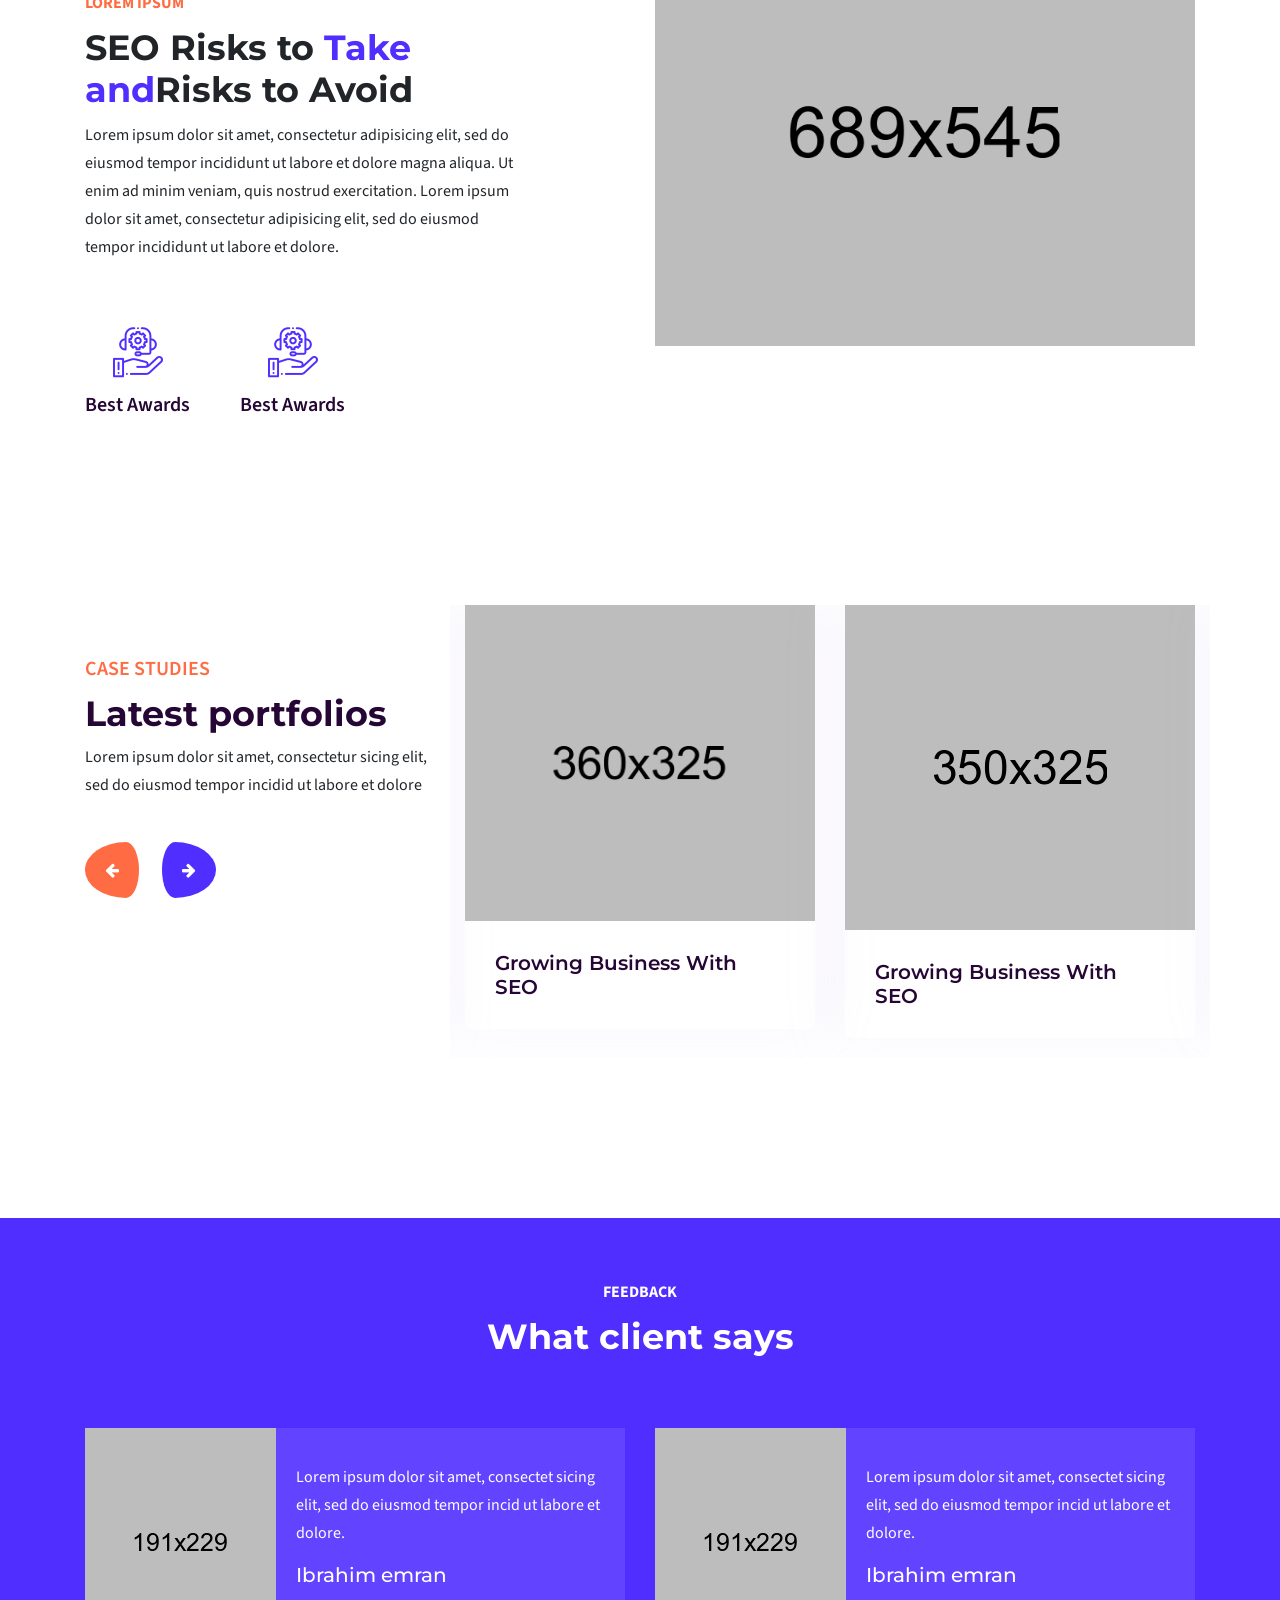
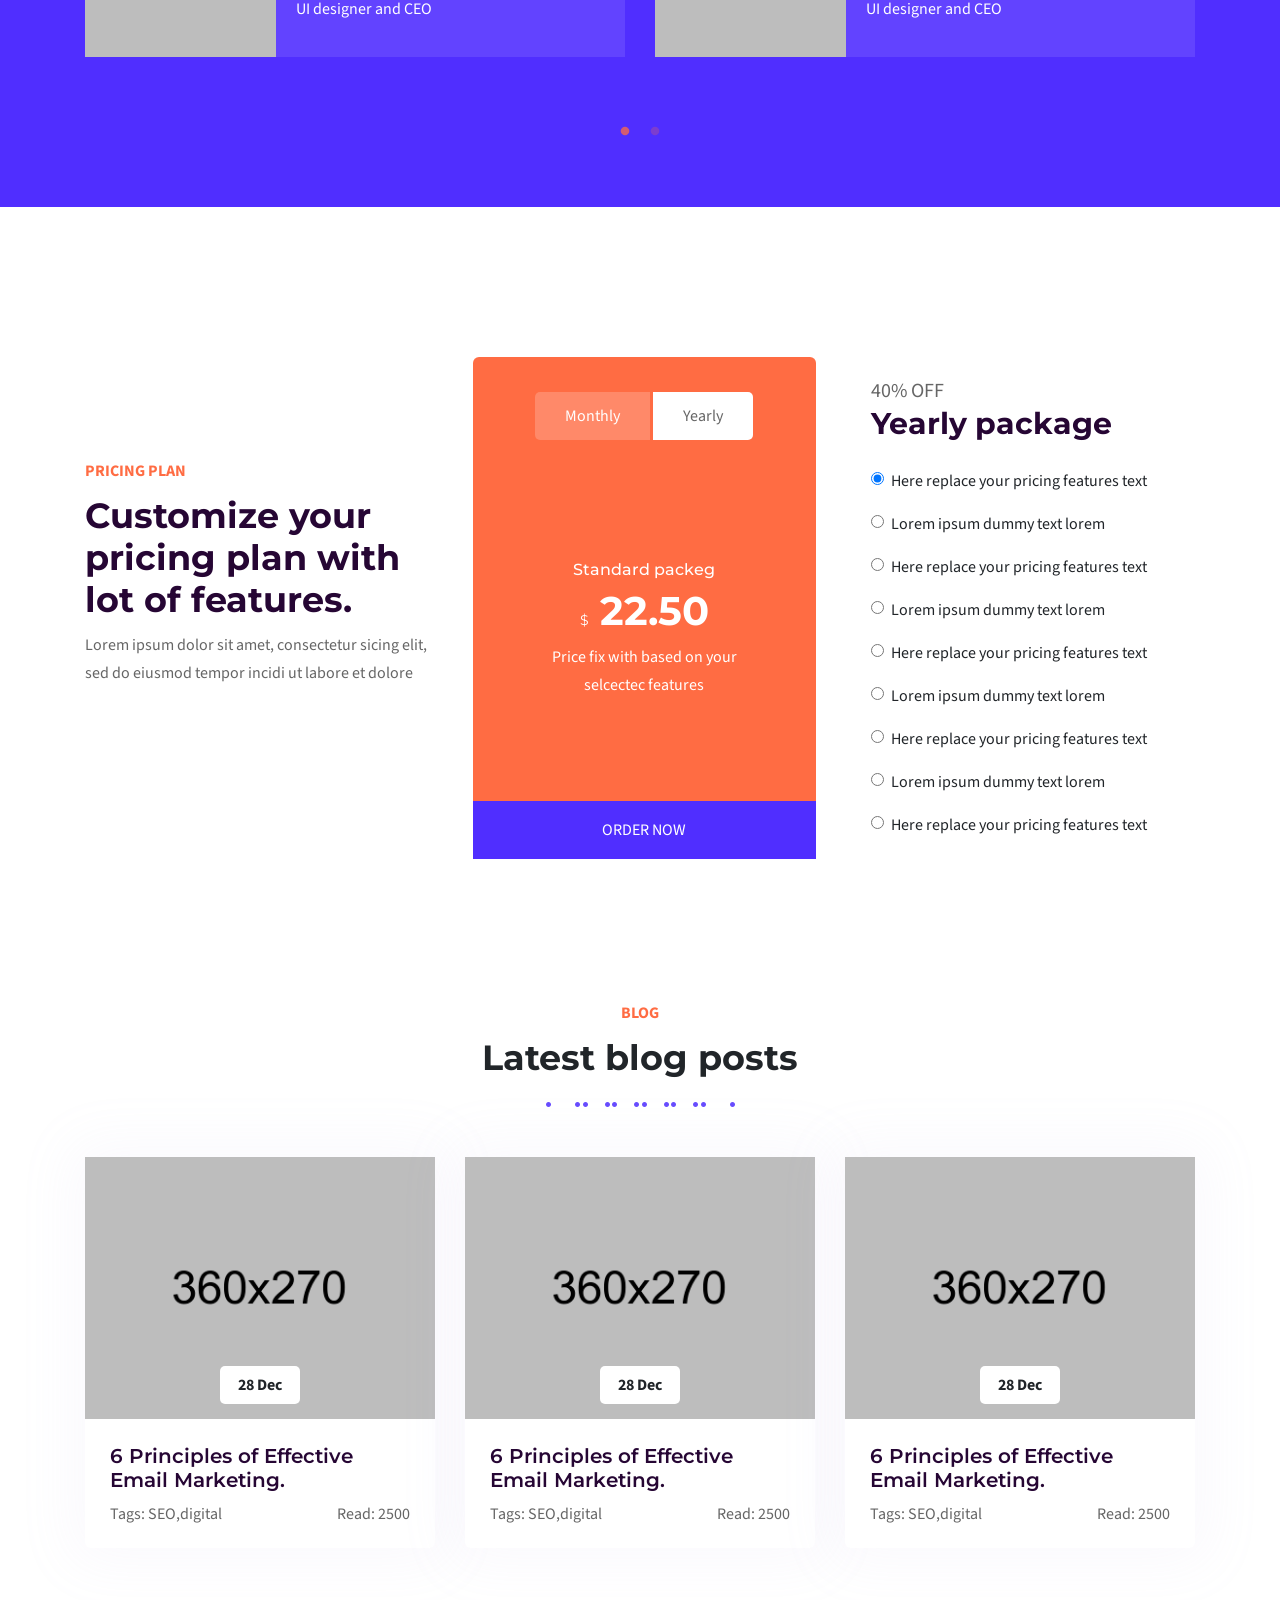
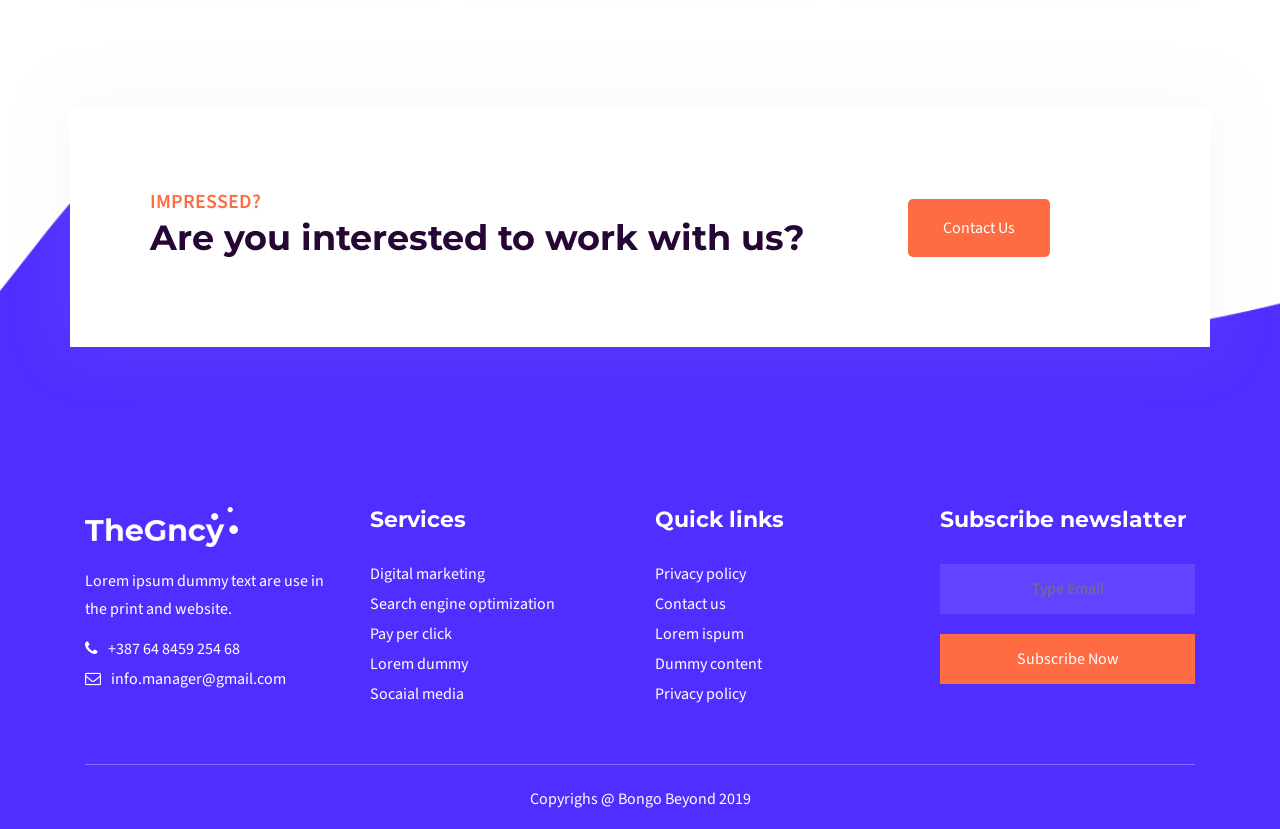
<file: index-1.html>
<!doctype html>
<html lang="zxx">

<head>
    <!-- Required meta tags -->
    <meta charset="utf-8">
    <meta name="viewport" content="width=device-width, initial-scale=1, shrink-to-fit=no">
    <!-- Bootstrap CSS -->
    <link rel="stylesheet" href="css/bootstrap.min.css">
    <link rel="stylesheet" href="css/slick.css">
    <link rel="stylesheet" href="css/slick-theme.css">
    <link rel="stylesheet" href="css/flaticon.css">
    <link rel="stylesheet" href="css/font-awesome.min.css">
    <link rel="stylesheet" href="css/animate.min.css">
    <link rel="stylesheet" href="css/magnific-popup.css">
    <link rel="stylesheet" href="css/colors/solid/color-2.css">
    <link rel="stylesheet" href="css/style.css">
    <title>TheGncy - Home 2</title>
</head>

<body  class="no-scroll-y">
     <!-- ==================================================
							Preloader
    ================================================== -->
	
		<section>
			<div id="preloader">
				<div id="ctn-preloader" class="ctn-preloader">
					<div class="animation-preloader">
						<div class="spinner"></div>
						<div class="txt-loading">
							<span data-text-preloader="T" class="letters-loading">
								T
							</span>
							<span data-text-preloader="H" class="letters-loading">
								H
							</span>
							<span data-text-preloader="E" class="letters-loading">
								E
							</span>
							<span data-text-preloader="G" class="letters-loading">
								G
							</span>
							<span data-text-preloader="N" class="letters-loading">
								N
							</span>
							<span data-text-preloader="C" class="letters-loading">
								C
							</span>
							<span data-text-preloader="Y" class="letters-loading">
								Y
							</span>
						</div>
					</div>	
					<div class="loader-section section-left"></div>
					<div class="loader-section section-right"></div>
				</div>
			</div>
		</section>
    <nav class="navbar navbar-expand-lg fixed-top">
        <div class="container">
            <a class="navbar-brand" href="index.html">
                <img src="images/logo-alt.png" alt="logo"></a>
            <button class="navbar-toggler" type="button" data-toggle="collapse" data-target="#navbarNav" aria-controls="navbarNav" aria-expanded="false" aria-label="Toggle navigation">
                <span class="navbar-toggler-icon"></span>
            </button>
            <div class="collapse navbar-collapse" id="navbarNav">
                <ul class="navbar-nav ml-auto">
                    <li class="nav-item dropdown">
                        <a class="nav-link dropdown-toggle" href="#" id="homeMenu" data-toggle="dropdown">
                            Home
                        </a>
                        <div class="dropdown-menu" aria-labelledby="homeMenu">
                            <a class="dropdown-item" href="index.html">Home 1</a>
                            <a class="dropdown-item active" href="index-1.html">Home 2</a>
                            <a class="dropdown-item" href="index-2.html">Home 3</a>
                            <a class="dropdown-item" href="index-3.html">Home 4</a>
                            <a class="dropdown-item" href="index-4.html">Home 5</a>
                        </div>
                    </li>
                    <li class="nav-item">
                        <a class="nav-link" href="#features">Features</a>
                    </li>
                    <li class="nav-item">
                        <a class="nav-link" href="#portfolio">Portfolio</a>
                    </li>
                    <li class="nav-item dropdown">
                        <a class="nav-link dropdown-toggle" href="#" id="pageMenu" data-toggle="dropdown">
                            Blog
                        </a>
                        <div class="dropdown-menu" aria-labelledby="pageMenu">
                            <a class="dropdown-item" href="blog.html">Blog List</a>
                            <a class="dropdown-item" href="single.html">Single</a>
                        </div>
                    </li>
                    <li class="nav-item">
                        <a class="nav-link" href="#contact">Contact</a>
                    </li>
                </ul>
            </div>
        </div>
    </nav>
    <section id="banner" class="banner-3">
        <div class="container">
            <div class="row">
                <div class="col-lg-6 d-none d-xl-block">
                    <div class="banner-3-content">
                        <span>Best Digital agency</span>
                        <h1>Make the Right Choice for Future!</h1>
                        <p>Lorem ipsum dummy text are usually use in this industry. replace your</p>
                        <a href="#">Get started</a>
                    </div>
                </div>
                <div class="col-lg-12 d-block d-lg-block d-sm-block d-xl-none">
                    <div class="banner-3-content">
                        <span>Best Digital agency</span>
                        <h1>Make the Right Choice for Future!</h1>
                        <p>Lorem ipsum dummy text are usually use in this industry. replace your</p>
                        <a href="#">Get started</a>
                    </div>
                </div>
            </div>
        </div>
        <div class="banner-shape-animate d-none d-xl-block">
            <img class="wow fadeInDown" data-wow-duration="2s" src="images/bn-1.png" alt="images">
            <img class="wow fadeInRight" data-wow-duration="2s" data-wow-delay="0.5s" src="images/bn-2.png" alt="images">
            <img class="wow fadeInDown" data-wow-duration="2s" data-wow-delay="0.6s" src="images/ill-3.png" alt="images">
            <img class="wow fadeInDown" data-wow-duration="2s" data-wow-delay="0.7s" src="images/ill-4.png" alt="images">
            <img class="wow fadeInDown" data-wow-duration="2s" data-wow-delay="0.8s" src="images/ill-5.png" alt="images">
            <img class="wow fadeInDown" data-wow-duration="2s" data-wow-delay="0.9s" src="images/ill-6.png" alt="images">
            <img class="wow fadeInDown" data-wow-duration="2s" data-wow-delay="1s" src="images/ill-7.png" alt="images">
        </div>
    </section>
    <div class="space d-xs-none" style="height: 160px"></div>
    <div class="space d-block d-sm-none" style="height: 60px"></div>
    <div class="container">
        <div class="row justify-content-center">
            <div class="col-md-12">
                <div class="section-title text-center">
                    <span>services</span>
                    <h1>Services we praovied</h1>
                    <img src="images/dot-bluecolor.png" alt="img">
                </div>
                <div class="space" style="height: 40px"></div>
            </div>
            <div class="col-lg-4 col-sm-6 wow fadeInUp" data-wow-duration="1s">
                <div class="service-item">
                    <i class="flaticon-pencil-case"></i>
                    <h5>Design</h5>
                    <p>Lorem ipsum dummy text in
                        print and website industry are usually
                        use in these section</p>
                </div>
            </div>
            <div class="col-lg-4 col-sm-6 wow fadeInUp" data-wow-duration="1.5s">
                <div class="service-item">
                    <i class="flaticon-support"></i>
                    <h5>Web development</h5>
                    <p>Lorem ipsum dummy text in
                        print and website industry are usually
                        use in these section</p>
                </div>
            </div>
            <div class="col-lg-4 col-sm-6 wow fadeInUp" data-wow-duration="2.5s">
                <div class="service-item">
                    <i class="flaticon-digital-marketing"></i>
                    <h5>Digital marketing</h5>
                    <p>Lorem ipsum dummy text in
                        print and website industry are usually
                        use in these section</p>
                </div>
            </div>
        </div>
    </div>
    <section id="features" class="features-bg">
        <div class="container">
            <div class="row">
                <div class="col-lg-5 col-sm-12 wow fadeInLeft" data-wow-duration="1.5s">
                    <div class="space" style="height: 70px"></div>
                    <div class="section-title">
                        <span>Lorem ipsum</span>
                        <h1>Skills these you <span>really need</span> for business</h1>
                    </div>
                    <div class="space" style="height: 35px"></div>
                    <div class="feature-item">
                        <div class="feature-item-icon">
                            <i class="flaticon-bar-chart"></i>
                        </div>
                        <div class="feature-item-content">
                            <h5>Increase business 3x speed</h5>
                            <p>Lorem ipsum dolor sit amet, consectetur adipisicing elit,
                                sed do eiusmod tempor incididunt</p>
                        </div>
                    </div>
                    <div class="feature-item">
                        <div class="feature-item-icon">
                            <i class="flaticon-startup"></i>
                        </div>
                        <div class="feature-item-content">
                            <h5>Lorem dummy text here</h5>
                            <p>Lorem ipsum dolor sit amet, consectetur adipisicing elit,
                                sed do eiusmod tempor incididunt</p>
                        </div>
                    </div>
                    <div class="feature-item">
                        <div class="feature-item-icon">
                            <i class="flaticon-support"></i>
                        </div>
                        <div class="feature-item-content">
                            <h5>24/7 Customer support</h5>
                            <p>Lorem ipsum dolor sit amet, consectetur adipisicing elit,
                                sed do eiusmod tempor incididunt</p>
                        </div>
                    </div>
                </div>
                <div class="col-lg-6 col-sm-12 offset-lg-1 wow fadeInRight" data-wow-duration="1.5s">
                    <div class="space" style="height: 80px"></div>
                    <img class="img-fluid" src="images/ill-1.png" alt="img">
                </div>
            </div>
        </div>
        <div class="space" style="height: 130px"></div>
    </section>
    <section class="counter-sec blue-bg">
        <div class="container">
            <div class="row">
                <div class="col-lg-5 col-sm-12 wow fadeInLeft" data-wow-duration="1.5s">
                    <div class="seo-form">
                        <h3>Check SEO Rank</h3>
                        <div class="seo-form-content">
                            <input class="input" type="text" placeholder="Site URL">
                            <input class="input" type="text" placeholder="Keyword">
                            <input class="input" type="text" placeholder="Name">
                            <input class="input" type="email" placeholder="Email">
                            <input type="submit" value="Scan Now">
                        </div>
                    </div>
                </div>
                <div class="col-lg-7 col-sm-12 d-none d-lg-block">
                    <div class="progress-item wow fadeInDown" data-wow-duration="1s">
                        <div class="progress-circle" data-percent="90"></div>
                        <h6 class="progress-title">Bootstrap</h6>
                    </div>

                    <div class="progress-item wow fadeInDown" data-wow-duration="1.5s">
                        <div class="progress-circle" data-percent="68"></div>
                        <h6 class="progress-title">WordPress</h6>
                    </div>

                    <div class="progress-item wow fadeInDown" data-wow-duration="2s">
                        <div class="progress-circle" data-percent="85"></div>
                        <h6 class="progress-title">JavaScript</h6>
                    </div>

                    <div class="progress-item wow fadeInDown" data-wow-duration="2.5s">
                        <div class="progress-circle" data-percent="47"></div>
                        <h6 class="progress-title">Angular</h6>
                    </div>
                </div>
            </div>
        </div>
    </section>
    <div class="container">
        <div class="space" style="height: 95px"></div>
        <div class="space d-none d-sm-block" style="height: 150px"></div>
        <div class="row">
            <div class="offset-lg-5 col-lg-7 col-sm-12">
                <div class="row">
                    <div class="col-md-3">
                        <a href="#"><img src="images/client-1-blue.png" alt="logo"></a>
                    </div>
                    <div class="col-md-3">
                        <a href="#"><img src="images/client-2-blue.png" alt="logo"></a>
                    </div>
                    <div class="col-md-3">
                        <a href="#"><img src="images/client-3-blue.png" alt="logo"></a>
                    </div>
                    <div class="col-md-3">
                        <a href="#"><img src="images/client-1-blue.png" alt="logo"></a>
                    </div>
                </div>
            </div>
        </div>
    </div>
    <div class="space d-none d-sm-block" style="height: 100px"></div>
    <div class="space d-sm-none d-xs-none" style="height: 290px"></div>
    <div class="space d-block d-sm-none" style="height: 100px"></div>
    <div class="container">
        <div class="row">
            <div class="col-sm-5 wow fadeInLeft" data-wow-duration="2.5s">
                <div class="space d-none d-xl-block" style="height: 70px"></div>
                <div class="section-title">
                    <span>Lorem ipsum</span>
                    <h1>SEO Risks to <span>Take and</span>Risks to Avoid</h1>
                </div>
                <p>Lorem ipsum dolor sit amet, consectetur adipisicing elit, sed do eiusmod tempor incididunt ut labore et dolore magna aliqua. Ut enim ad minim veniam, quis nostrud exercitation.
                    Lorem ipsum dolor sit amet, consectetur adipisicing elit, sed do eiusmod tempor incididunt ut labore et dolore.</p>
                <div class="float-left text-center awards">
                    <i class="flaticon-support"></i>
                    <p>Best Awards</p>
                </div>
                <div class="float-left text-center awards">
                    <i class="flaticon-support"></i>
                    <p>Best Awards</p>
                </div>
            </div>
            <div class="col-sm-6 offset-sm-1 wow fadeInRight" data-wow-duration="2.5s">
                <img class="img-fluid" src="images/ill-2.png" alt="img">
            </div>
        </div>
    </div>
    <div class="space" style="height: 170px"></div>
    <section class="portfolio-sec">
        <div class="container">
            <div class="row">
                <div class="col-md-4">
                    <div class="space d-none d-xl-block" style="height: 50px"></div>
                    <span>Case studies</span>
                    <h2>Latest portfolios</h2>
                    <p>Lorem ipsum dolor sit amet, consectetur sicing elit, sed do eiusmod tempor incidid ut labore et dolore</p>
                    <ul class="list-inline d-xs-none">
                        <li class="list-inline-item"><i class="prevPortfolio fa fa-arrow-left"></i></li>
                        <li class="list-inline-item"><i class="nextPortfolio fa fa-arrow-right"></i></li>
                    </ul>
                </div>
                <div class="col-md-8">
                    <div class="row portfolio">
                        <div class="col-md-6">
                            <div class="portfolio-item">
                                <img class="img-fluid" src="images/port-1.png" alt="img">
                                <h5>Growing Business With SEO</h5>
                            </div>
                        </div>
                        <div class="col-md-6">
                            <div class="portfolio-item">
                                <img class="img-fluid" src="images/port-2.png" alt="img">
                                <h5>Growing Business With SEO</h5>
                            </div>
                        </div>
                        <div class="col-md-6">
                            <div class="portfolio-item">
                                <img class="img-fluid" src="images/port-1.png" alt="img">
                                <h5>Growing Business With SEO</h5>
                            </div>
                        </div>
                        <div class="col-md-6">
                            <div class="portfolio-item">
                                <img class="img-fluid" src="images/port-2.png" alt="img">
                                <h5>Growing Business With SEO</h5>
                            </div>
                        </div>
                    </div>
                </div>
            </div>
        </div>
    </section>
    <div class="space d-xs-none" style="height: 160px"></div>
    <div class="space d-block d-sm-none" style="height: 60px"></div>
    <section class="testi-bg">
        <div class="space" style="height: 60px"></div>
        <div class="container">
            <div class="justify-content-center">
                <div class="col-md-12">
                    <div class="section-title text-center white">
                        <span>Feedback</span>
                        <h1>What client says</h1>
                    </div>
                    <div class="space" style="height: 60px"></div>
                </div>
                <div class="testimonials-2 row">
                    <div class="col-md-6">
                        <div class="testimonial-item-2">
                            <div class="testi-img">
                                <img src="images/testi-1.png" alt="images">
                            </div>
                            <div class="testi-content">
                                <p>Lorem ipsum dolor sit amet, consectet
                                    sicing elit, sed do eiusmod tempor incid
                                    ut labore et dolore.</p>
                                <h5>Ibrahim emran</h5>
                                <span>UI designer and CEO</span>
                            </div>
                        </div>
                    </div>
                    <div class="col-md-6">
                        <div class="testimonial-item-2">
                            <div class="testi-img">
                                <img src="images/testi-1.png" alt="images">
                            </div>
                            <div class="testi-content">
                                <p>Lorem ipsum dolor sit amet, consectet
                                    sicing elit, sed do eiusmod tempor incid
                                    ut labore et dolore.</p>
                                <h5>Ibrahim emran</h5>
                                <span>UI designer and CEO</span>
                            </div>
                        </div>
                    </div>
                    <div class="col-md-6">
                        <div class="testimonial-item-2">
                            <div class="testi-img">
                                <img src="images/testi-1.png" alt="images">
                            </div>
                            <div class="testi-content">
                                <p>Lorem ipsum dolor sit amet, consectet
                                    sicing elit, sed do eiusmod tempor incid
                                    ut labore et dolore.</p>
                                <h5>Ibrahim emran</h5>
                                <span>UI designer and CEO</span>
                            </div>
                        </div>
                    </div>
                </div>
            </div>
        </div>
        <div class="space" style="height: 120px"></div>
    </section>
    <div class="space d-xs-none" style="height: 150px"></div>
    <section class="pricing">
        <div class="container">
            <div class="row">
                <div class="col-lg-4 col-sm-12 wow fadeInLeft" data-wow-duration="2.5s">
                    <div class="space" style="height: 100px"></div>
                    <div class="section-title">
                        <span>Pricing plan</span>
                        <h1>Customize your pricing plan with lot of features.</h1>
                        <p>Lorem ipsum dolor sit amet, consectetur sicing elit, sed do eiusmod tempor incidi ut labore et dolore</p>
                    </div>
                </div>
                <div class="col-lg-8  col-sm-12 wow fadeInRight" data-wow-duration="2.5s">
                    <div class="pricing-item">
                        <div class="pricing-card">
                            <ul class="list-inline tab-btn">
                                <li class="list-inline-item">Monthly</li>
                                <li class="list-inline-item">Yearly</li>
                            </ul>
                            <h6>Standard packeg</h6>
                            <h1><span>$</span> 22.50</h1>
                            <p>Price fix with based on your selcectec features</p>
                            <a href="#">Order Now</a>
                        </div>
                        <div class="pricing-features">
                            <span>40% OFF</span>
                            <h2>Yearly package</h2>
                            <div class="form-check">
                                <input class="form-check-input" type="radio" id="check-1" value="option1" checked>
                                <label class="form-check-label" for="check-1">
                                    Here replace your pricing features text
                                </label>
                            </div>
                            <div class="form-check">
                                <input class="form-check-input" type="radio" id="check-2" value="option2">
                                <label class="form-check-label" for="check-2">
                                    Lorem ipsum dummy text lorem
                                </label>
                            </div>
                            <div class="form-check">
                                <input class="form-check-input" type="radio" id="check-3" value="option3">
                                <label class="form-check-label" for="check-3">
                                    Here replace your pricing features text
                                </label>
                            </div>
                            <div class="form-check">
                                <input class="form-check-input" type="radio" id="check-4" value="option4">
                                <label class="form-check-label" for="check-4">
                                    Lorem ipsum dummy text lorem
                                </label>
                            </div>
                            <div class="form-check">
                                <input class="form-check-input" type="radio" id="check-5" value="option5">
                                <label class="form-check-label" for="check-5">
                                    Here replace your pricing features text
                                </label>
                            </div>
                            <div class="form-check">
                                <input class="form-check-input" type="radio" id="check-6" value="option6">
                                <label class="form-check-label" for="check-6">
                                    Lorem ipsum dummy text lorem
                                </label>
                            </div>
                            <div class="form-check">
                                <input class="form-check-input" type="radio" id="check-7" value="option7">
                                <label class="form-check-label" for="check-7">
                                    Here replace your pricing features text
                                </label>
                            </div>
                            <div class="form-check">
                                <input class="form-check-input" type="radio" id="check-8" value="option8">
                                <label class="form-check-label" for="check-8">
                                    Lorem ipsum dummy text lorem
                                </label>
                            </div>
                            <div class="form-check">
                                <input class="form-check-input" type="radio" id="check-9" value="option9">
                                <label class="form-check-label" for="check-9">
                                    Here replace your pricing features text
                                </label>
                            </div>
                        </div>
                    </div>
                </div>
            </div>
        </div>
    </section>
    <div class="space d-xs-none" style="height: 140px"></div>
    <div class="space d-block d-sm-none" style="height: 70px"></div>
    <section>
        <div class="container">
            <div class="justify-content-center">
                <div class="col-md-12">
                    <div class="section-title text-center">
                        <span>Blog</span>
                        <h1>Latest blog posts</h1>
                        <img src="images/dot-bluecolor.png" alt="Image">
                    </div>
                </div>
                <div class="space" style="height: 40px"></div>
            </div>
            <div class="row justify-content-center">
                <div class="col-lg-4 col-sm-6 wow fadeInUp" data-wow-duration="2.5s">
                    <div class="blog-item-shape">
                        <div class="blog-item-shape-img">
                            <img src="images/blog-item-rect-2.png" alt="blog">
                            <span class="date">28 Dec</span>
                        </div>
                        <div class="blog-item-shape-content">
                            <h5>6 Principles of Effective Email Marketing.</h5>
                            <ul class="list-inline">
                                <li class="list-inline-item">
                                    Tags: <a href="#">SEO</a>,<a href="#">digital</a>
                                </li>
                                <li class="list-inline-item float-right">Read: 2500</li>
                            </ul>
                            <div></div>
                        </div>
                    </div>
                </div>
                <div class="col-lg-4 col-sm-6 wow fadeInUp" data-wow-duration="1.5s">
                    <div class="blog-item-shape">
                        <div class="blog-item-shape-img">
                            <img src="images/blog-item-rect-1.png" alt="blog">
                            <span class="date">28 Dec</span>
                        </div>
                        <div class="blog-item-shape-content">
                            <h5>6 Principles of Effective Email Marketing.</h5>
                            <ul class="list-inline">
                                <li class="list-inline-item">
                                    Tags: <a href="#">SEO</a>,<a href="#">digital</a>
                                </li>
                                <li class="list-inline-item float-right">Read: 2500</li>
                            </ul>
                            <div></div>
                        </div>
                    </div>
                </div>
                <div class="col-lg-4 col-sm-6 wow fadeInUp" data-wow-duration="2.5s">
                    <div class="blog-item-shape">
                        <div class="blog-item-shape-img">
                            <img src="images/blog-item-rect-2.png" alt="blog">
                            <span class="date">28 Dec</span>
                        </div>
                        <div class="blog-item-shape-content">
                            <h5>6 Principles of Effective Email Marketing.</h5>
                            <ul class="list-inline">
                                <li class="list-inline-item">
                                    Tags: <a href="#">SEO</a>,<a href="#">digital</a>
                                </li>
                                <li class="list-inline-item float-right">Read: 2500</li>
                            </ul>
                            <div></div>
                        </div>
                    </div>
                </div>
            </div>
        </div>
    </section>

    <footer class="site-footer-2">
        <div class="container footer-call-to-action wow bounceInDown" data-wow-duration="2.5s">
            <div class="row">
                <div class="col-md-9 align-self-center">
                    <span>IMPRESSED?</span>
                    <h2>Are you interested to work with us?</h2>
                </div>
                <div class="col-md-3 align-self-center">
                    <a href="#">Contact Us</a>
                </div>
            </div>
        </div>
        <div class="container">
            <div class="row">
                <div class="col-lg-3 col-sm-6">
                    <div class="footer-widget">
                        <img class="footer-logo" src="images/logo-alt.png" alt="">
                        <p>Lorem ipsum dummy text are
                            use in the print and website.</p>
                        <ul>
                            <li><i class="fa fa-phone"></i>+387 64 8459 254 68</li>
                            <li><i class="fa fa-envelope-o "></i>info.manager@gmail.com</li>
                        </ul>
                    </div>
                </div>
                <div class="col-lg-3 col-sm-6">
                    <div class="footer-widget">
                        <h5 class="widget-title">Services</h5>
                        <ul>
                            <li><a href="#">Digital marketing</a></li>
                            <li><a href="#">Search engine optimization</a></li>
                            <li><a href="#">Pay per click</a></li>
                            <li><a href="#">Lorem dummy</a></li>
                            <li><a href="#">Socaial media</a></li>
                        </ul>
                    </div>
                </div>
                <div class="col-lg-3 col-sm-6">
                    <div class="footer-widget">
                        <h5 class="widget-title">Quick links</h5>
                        <ul>
                            <li><a href="#">Privacy policy</a></li>
                            <li><a href="#">Contact us</a></li>
                            <li><a href="#">Lorem ispum</a></li>
                            <li><a href="#">Dummy content</a></li>
                            <li><a href="#">Privacy policy</a></li>
                        </ul>
                    </div>
                </div>
                <div class="col-lg-3 col-sm-6">
                    <div class="footer-widget widget-newslatter">
                        <h5 class="widget-title">Subscribe newslatter</h5>
                        <input type="text" placeholder="Type Email">
                        <input type="submit" value="Subscribe Now">
                    </div>
                </div>
                <div class="col-md-12">
                    <div class="footer-copyright">
                        <p>Copyrighs @ Bongo Beyond 2019</p>
                    </div>
                </div>
            </div>
        </div>
    </footer>
    <div id="backtotop"><i class="fa fa-2x fa-long-arrow-up"></i></div>
    <script src="js/jquery.min.js"></script>
    <script src="js/jquery-migrate-3.0.0.min.js"></script>
    <script src="js/circliful.min.js"></script>
    <script src="js/bootstrap.min.js"></script>
    <script src="js/isotope.js"></script>
    <script src="js/slick.min.js"></script>
    <script src="js/tilt.min.js"></script>
    <script src="js/wow.min.js"></script>
    <script src="js/waypoints.min.js"></script>
    <script src="js/counterup.min.js"></script>
    <script src="js/jquery.magnific-popup.min.js"></script>
    <script src="js/main.js"></script>
</body>

</html>
</file>
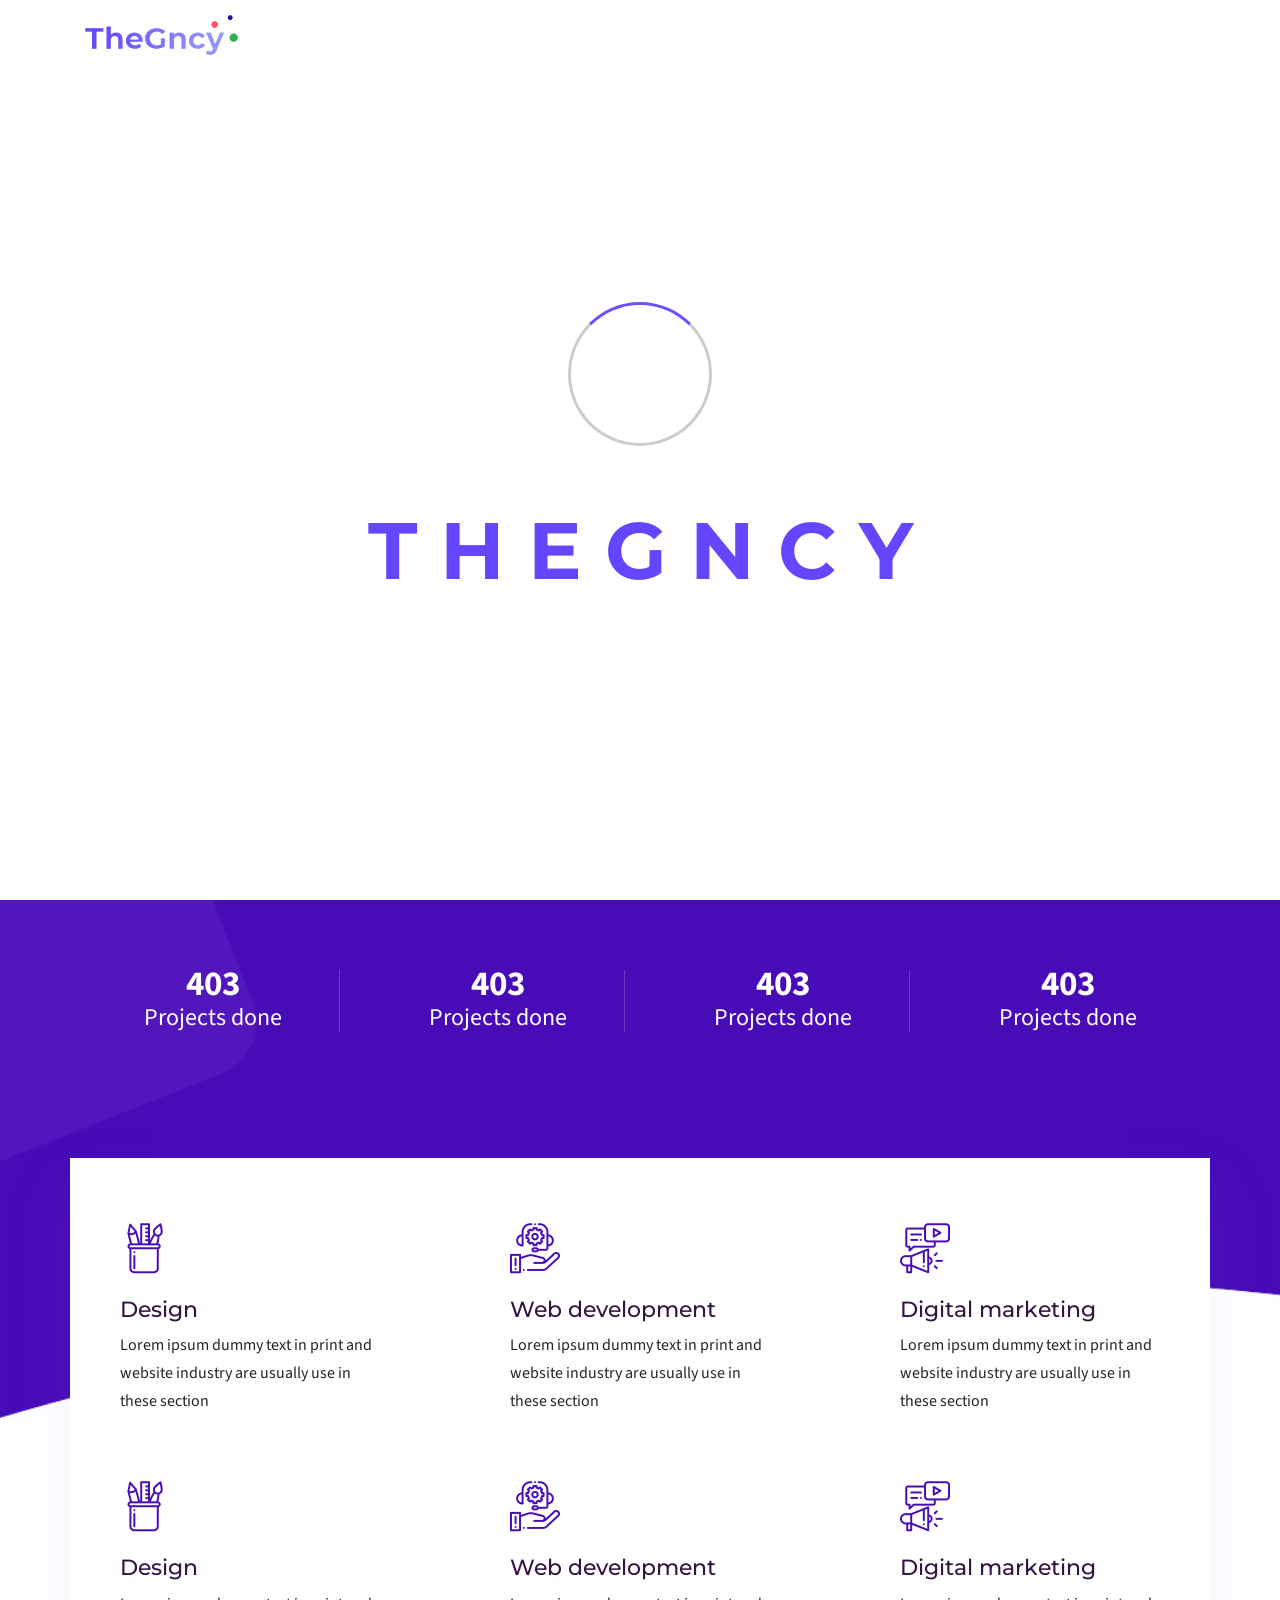
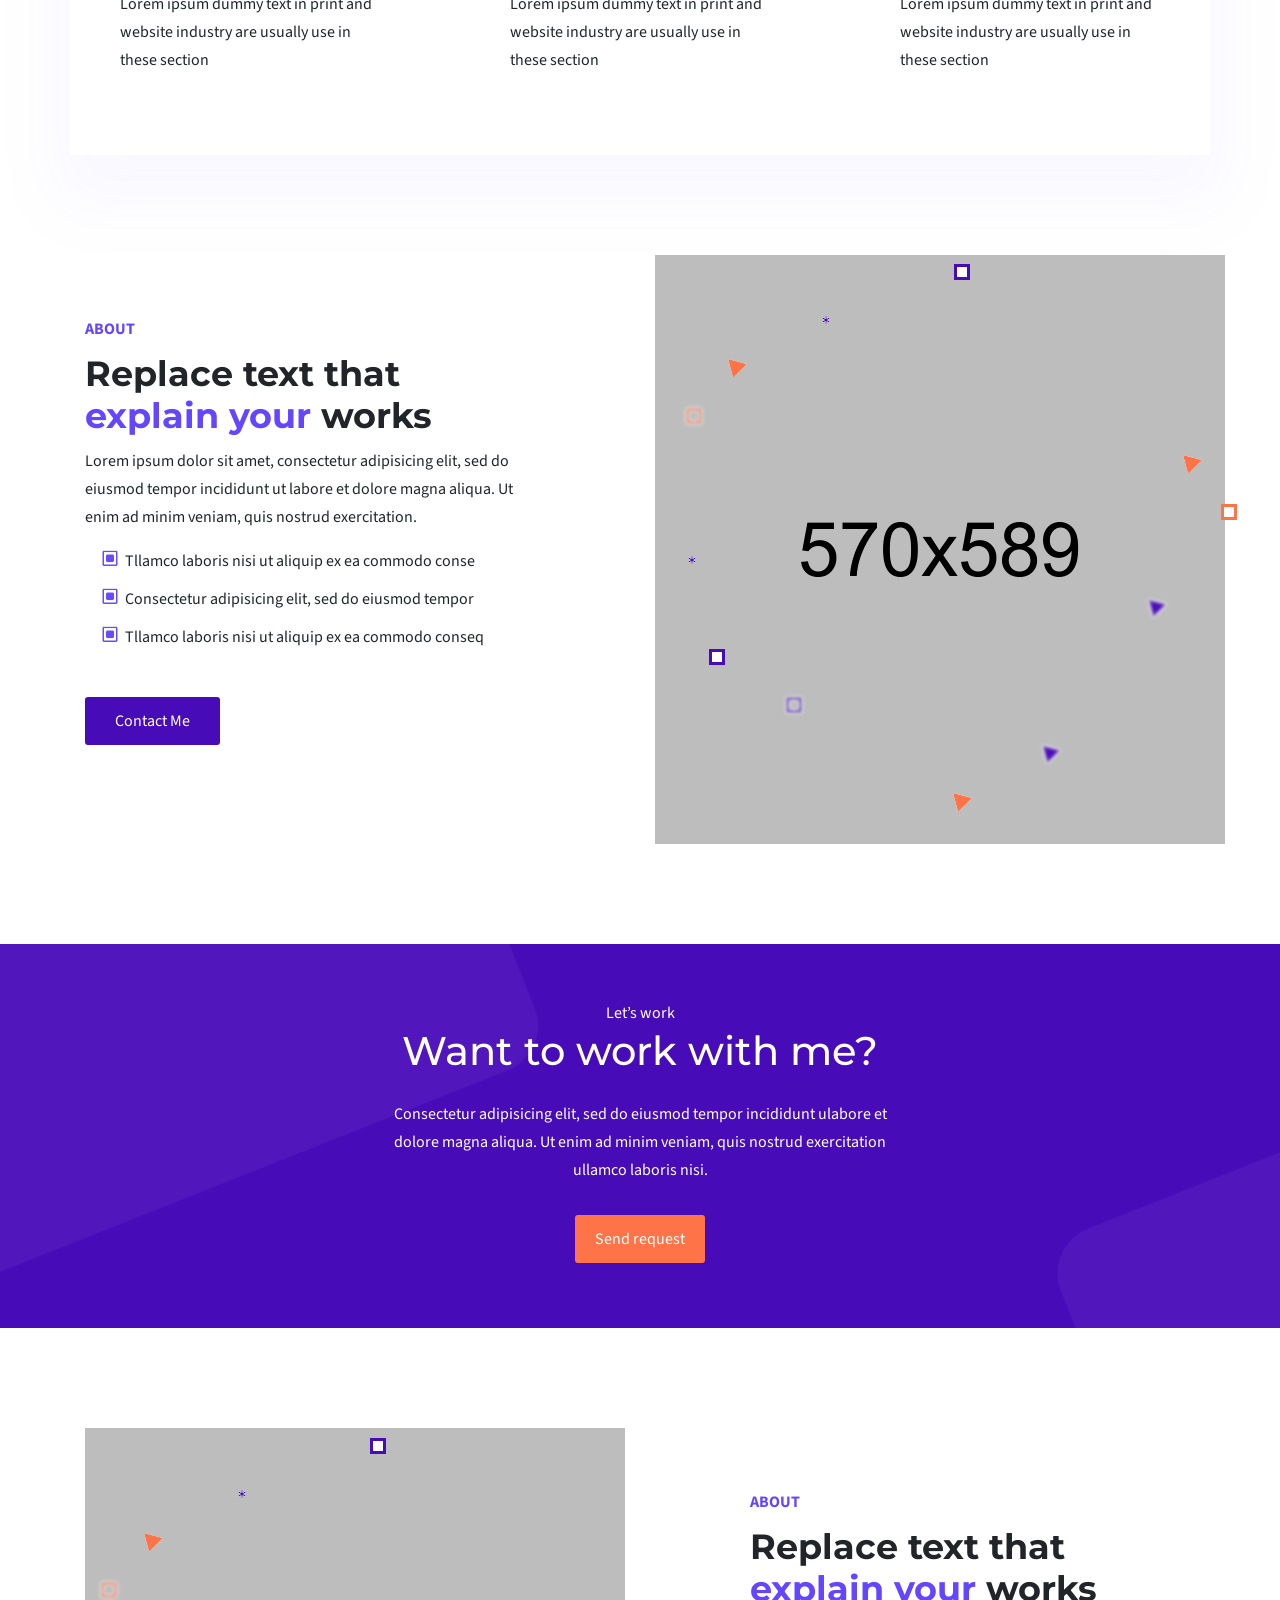
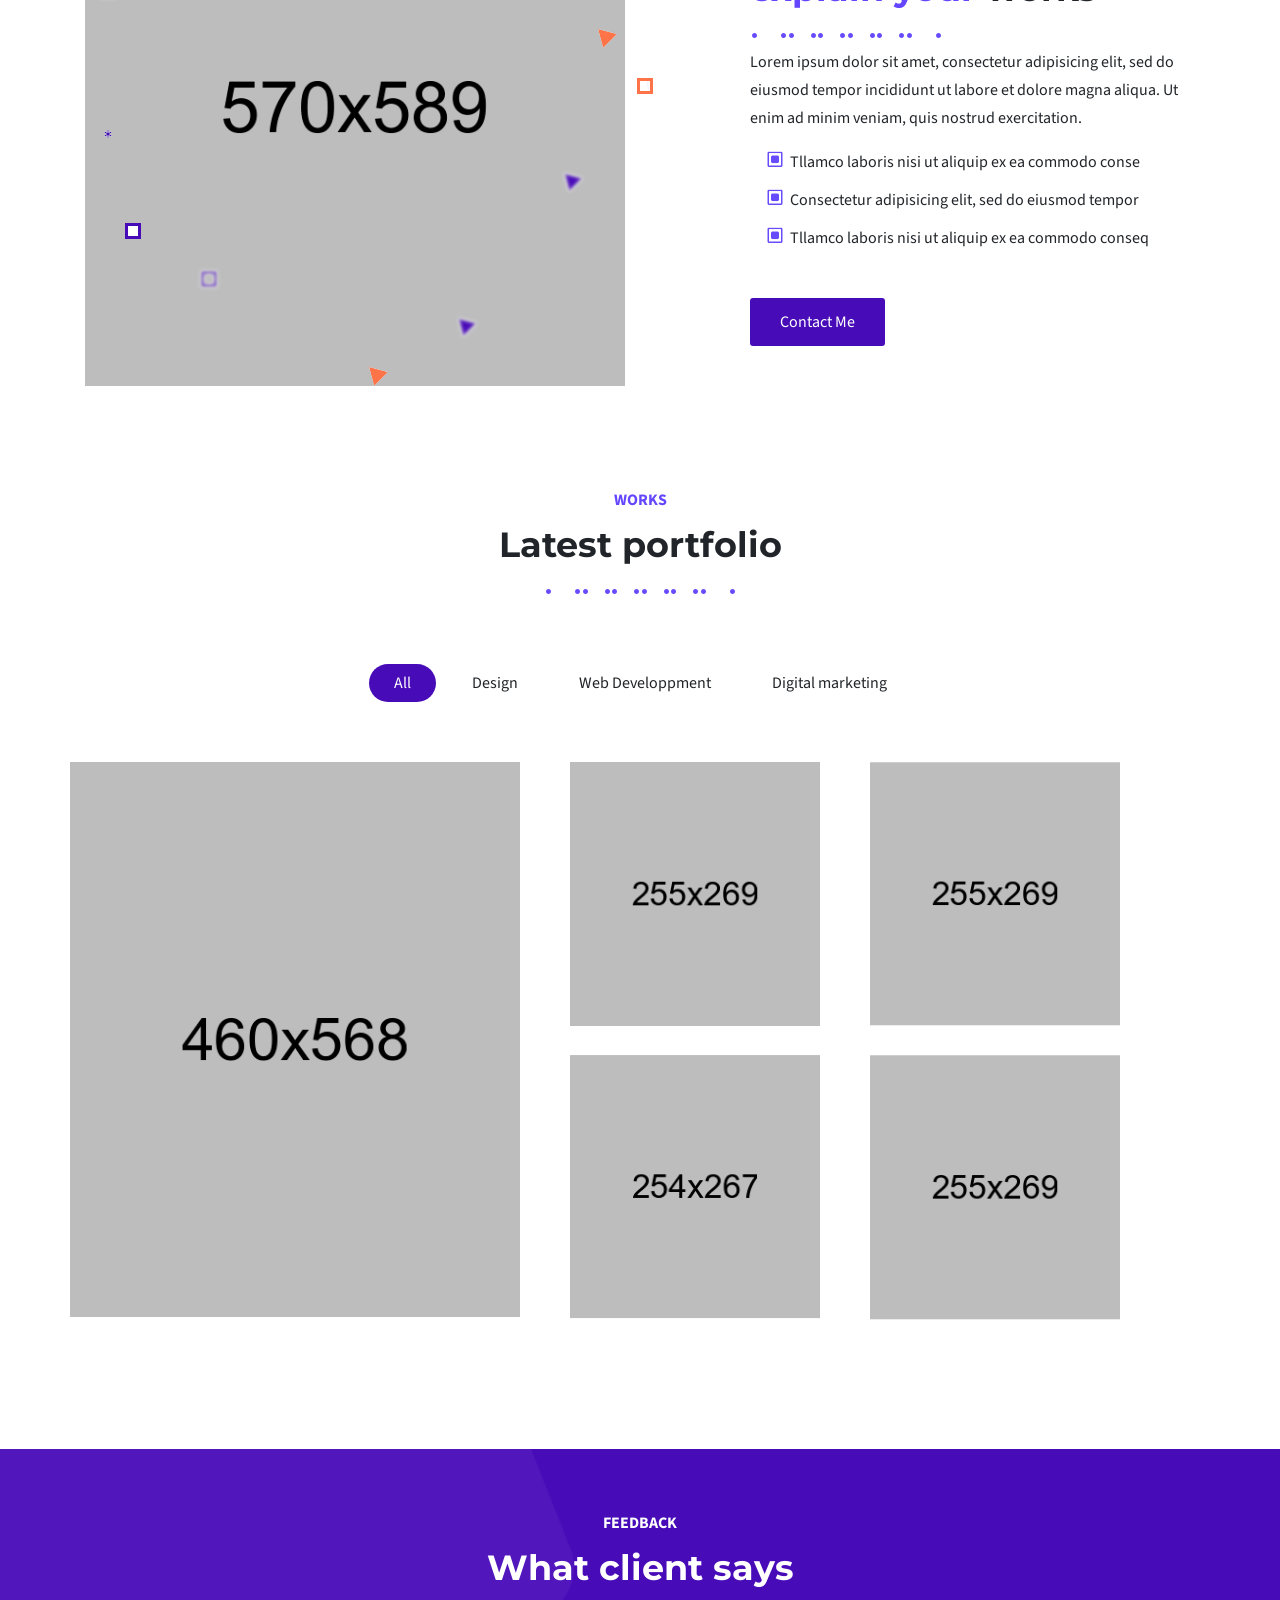
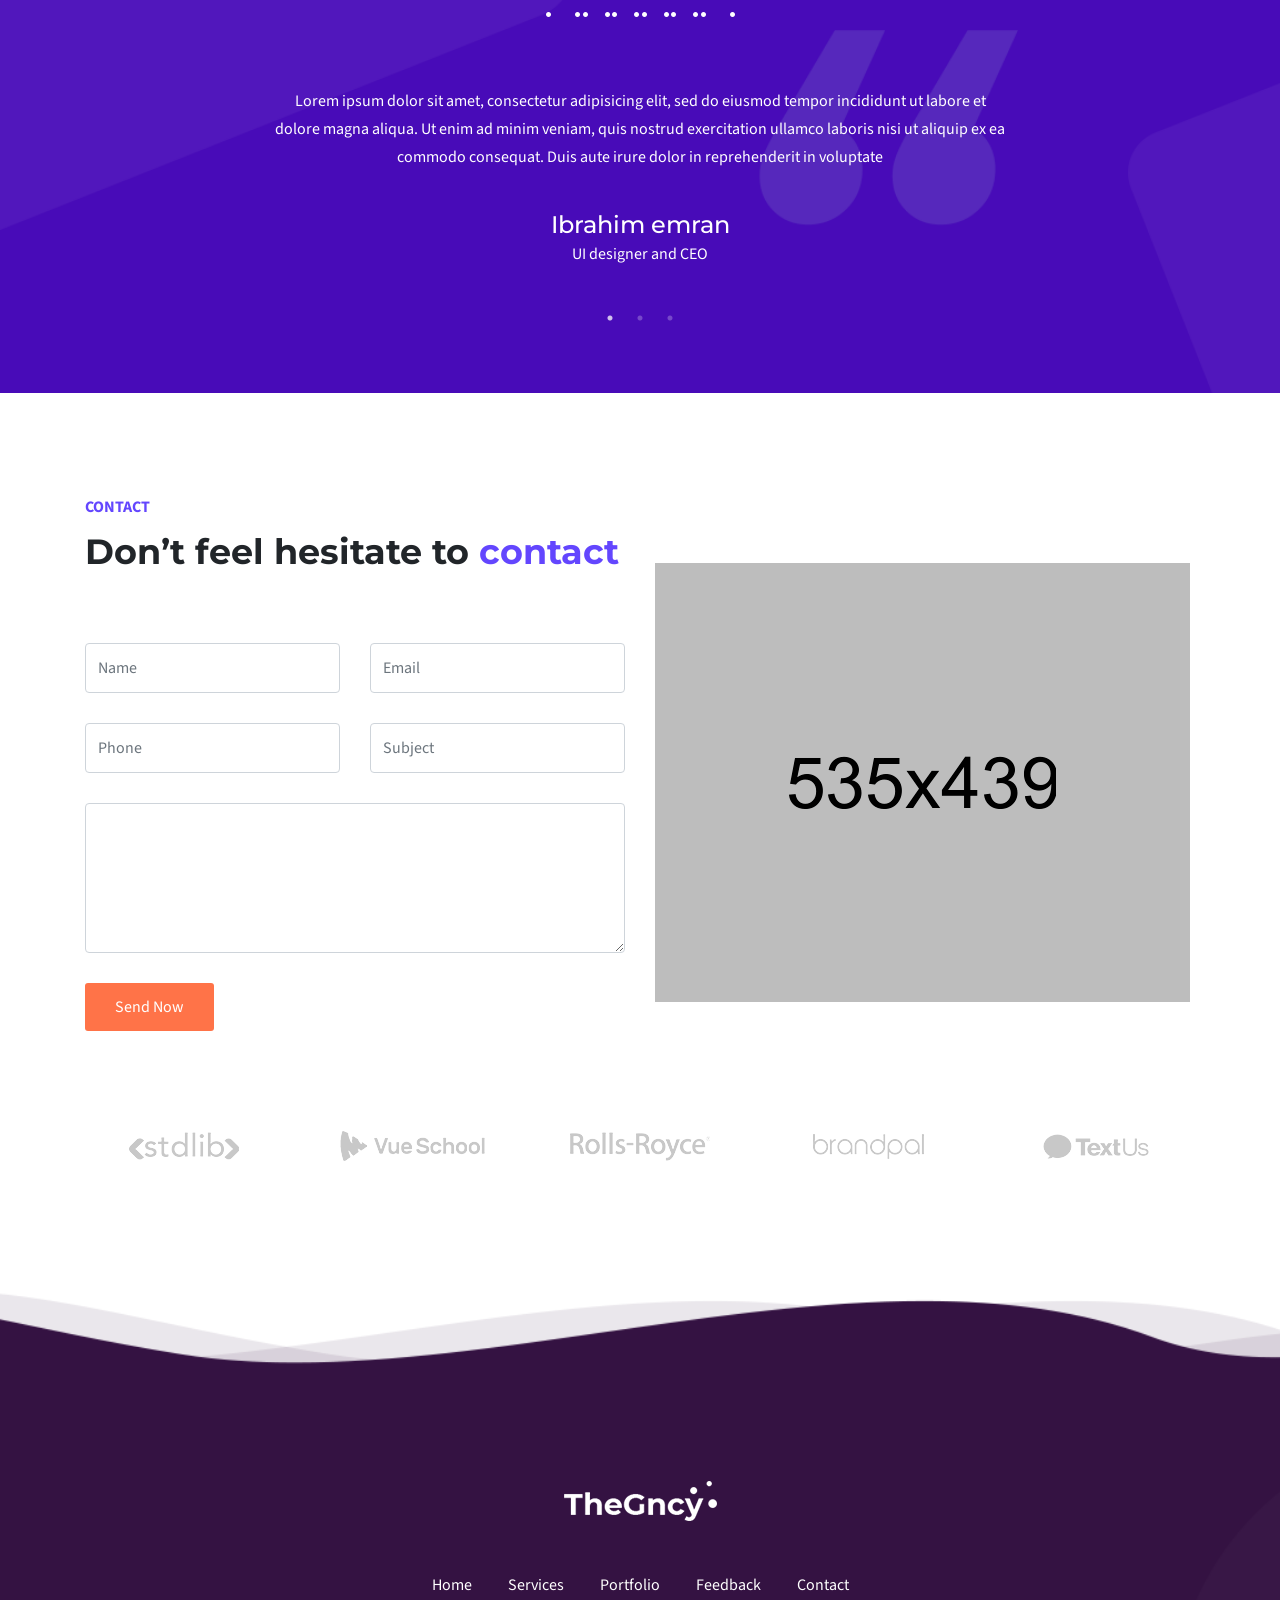
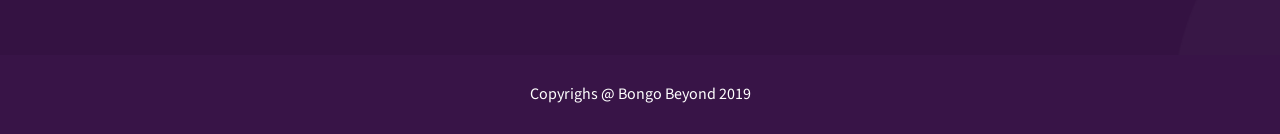
<file: index-2.html>
<!doctype html>
<html lang="zxx">

<head>
    <!-- Required meta tags -->
    <meta charset="utf-8">
    <meta name="viewport" content="width=device-width, initial-scale=1, shrink-to-fit=no">
    <!-- Bootstrap CSS -->
    <link rel="stylesheet" href="css/bootstrap.min.css">
    <link rel="stylesheet" href="css/slick.css">
    <link rel="stylesheet" href="css/slick-theme.css">
    <link rel="stylesheet" href="css/flaticon.css">
    <link rel="stylesheet" href="css/font-awesome.min.css">
    <link rel="stylesheet" href="css/magnific-popup.css">
    <link rel="stylesheet" href="css/animate.min.css">
    <link rel="stylesheet" href="css/colors/solid/color.css">
    <link rel="stylesheet" href="css/style.css">
    <title>TheGncy - Home 3</title>
</head>

<body  class="no-scroll-y">
     <!-- ==================================================
							Preloader
    ================================================== -->
	
		<section>
			<div id="preloader">
				<div id="ctn-preloader" class="ctn-preloader">
					<div class="animation-preloader">
						<div class="spinner"></div>
						<div class="txt-loading">
							<span data-text-preloader="T" class="letters-loading">
								T
							</span>
							<span data-text-preloader="H" class="letters-loading">
								H
							</span>
							<span data-text-preloader="E" class="letters-loading">
								E
							</span>
							<span data-text-preloader="G" class="letters-loading">
								G
							</span>
							<span data-text-preloader="N" class="letters-loading">
								N
							</span>
							<span data-text-preloader="C" class="letters-loading">
								C
							</span>
							<span data-text-preloader="Y" class="letters-loading">
								Y
							</span>
						</div>
					</div>	
					<div class="loader-section section-left"></div>
					<div class="loader-section section-right"></div>
				</div>
			</div>
		</section>
    <nav class="navbar navbar-expand-lg fixed-top">
        <div class="container">
            <a class="navbar-brand" href="index.html">
                <img src="images/logo.png" alt="logo"></a>
            <button class="navbar-toggler" type="button" data-toggle="collapse" data-target="#navbarNav" aria-controls="navbarNav" aria-expanded="false" aria-label="Toggle navigation">
                <span class="navbar-toggler-icon"></span>
            </button>
            <div class="collapse navbar-collapse" id="navbarNav">
                <ul class="navbar-nav ml-auto">
                    <li class="nav-item dropdown">
                        <a class="nav-link dropdown-toggle" href="#" id="homeMenu" data-toggle="dropdown">
                            Home
                        </a>
                        <div class="dropdown-menu" aria-labelledby="homeMenu">
                            <a class="dropdown-item" href="index.html">Home 1</a>
                            <a class="dropdown-item" href="index-1.html">Home 2</a>
                            <a class="dropdown-item active" href="index-2.html">Home 3</a>
                            <a class="dropdown-item" href="index-3.html">Home 4</a>
                            <a class="dropdown-item" href="index-4.html">Home 5</a>
                        </div>
                    </li>
                    <li class="nav-item">
                        <a class="nav-link" href="#features">Features</a>
                    </li>
                    <li class="nav-item">
                        <a class="nav-link" href="#portfolio">Portfolio</a>
                    </li>
                    <li class="nav-item dropdown">
                        <a class="nav-link dropdown-toggle" href="#" id="pageMenu" data-toggle="dropdown">
                            Blog
                        </a>
                        <div class="dropdown-menu" aria-labelledby="pageMenu">
                            <a class="dropdown-item" href="blog.html">Blog List</a>
                            <a class="dropdown-item" href="single.html">Single</a>
                        </div>
                    </li>
                    <li class="nav-item">
                        <a class="nav-link" href="#contact">Contact</a>
                    </li>
                </ul>
            </div>
        </div>
    </nav>
    <section id="banner" class="banner-2">
        <div class="container">
            <div class="row">
                <div class="col-md-6 wow fadeInLeft" data-wow-duration="2.5s">
                    <div class="bnr-social">
                        <ul class="list-inline">
                            <li class="list-inline-item"><a href="#"><i class="fa fa-fw fa-facebook"></i></a></li>
                            <li class="list-inline-item"><a href="#"><i class="fa fa-fw fa-twitter"></i></a></li>
                            <li class="list-inline-item"><a href="#"><i class="fa fa-fw fa-dribbble"></i></a></li>
                            <li class="list-inline-item"><a href="#"><i class="fa fa-fw fa-linkedin"></i></a></li>
                        </ul>
                    </div>
                    <h1>We are creative photography Agency</h1>
                    <p>Creative <span>Photographer</span></p>
                    <div class="bnr-btn">
                        <ul class="list-inline">
                            <li class="list-inline-item"><a href="#">Contact Us</a></li>
                            <li class="list-inline-item"><a href="#">Learn more</a></li>
                        </ul>
                    </div>
                </div>
            </div>
        </div>
        <div class="bnr-shape-img-3 wow fadeInDown" data-wow-duration="2.5s">
            <img class="img-fluid" src="images/bnr-shape-3.png" alt="img">
        </div>
    </section>
    <section class="counter-bg">
        <div class="container">
            <div class="row">
                <div class="col-sm-3">
                    <div class="counter-item wow fadeInUp" data-wow-duration="0.5s">
                        <span class="counter">458</span>
                        <p>Projects done</p>
                    </div>
                </div>
                <div class="col-sm-3">
                    <div class="counter-item wow fadeInUp" data-wow-duration="1s">
                        <span class="counter">458</span>
                        <p>Projects done</p>
                    </div>
                </div>
                <div class="col-sm-3">
                    <div class="counter-item wow fadeInUp" data-wow-duration="1.5s">
                        <span class="counter">458</span>
                        <p>Projects done</p>
                    </div>
                </div>
                <div class="col-sm-3">
                    <div class="counter-item wow fadeInUp" data-wow-duration="2.5s">
                        <span class="counter">458</span>
                        <p>Projects done</p>
                    </div>
                </div>
            </div>
        </div>
    </section>
    <div class="container service-bg">
        <div class="row">
            <div class="col-lg-4 col-sm-6 wow fadeInUp" data-wow-duration="1s">
                <div class="service-item-2">
                    <i class="flaticon-pencil-case"></i>
                    <h5>Design</h5>
                    <p>Lorem ipsum dummy text in
                        print and website industry are usually
                        use in these section</p>
                </div>
            </div>
            <div class="col-lg-4 col-sm-6 wow fadeInUp" data-wow-duration="1.5s">
                <div class="service-item-2">
                    <i class="flaticon-support"></i>
                    <h5>Web development</h5>
                    <p>Lorem ipsum dummy text in
                        print and website industry are usually
                        use in these section</p>
                </div>
            </div>
            <div class="col-lg-4 col-sm-6 wow fadeInUp" data-wow-duration="2.5s">
                <div class="service-item-2">
                    <i class="flaticon-digital-marketing"></i>
                    <h5>Digital marketing</h5>
                    <p>Lorem ipsum dummy text in
                        print and website industry are usually
                        use in these section</p>
                </div>
            </div>
            <div class="col-lg-4 col-sm-6 wow fadeInUp" data-wow-duration="1s">
                <div class="service-item-2">
                    <i class="flaticon-pencil-case"></i>
                    <h5>Design</h5>
                    <p>Lorem ipsum dummy text in
                        print and website industry are usually
                        use in these section</p>
                </div>
            </div>
            <div class="col-lg-4 col-sm-6 wow fadeInUp" data-wow-duration="1.5s">
                <div class="service-item-2">
                    <i class="flaticon-support"></i>
                    <h5>Web development</h5>
                    <p>Lorem ipsum dummy text in
                        print and website industry are usually
                        use in these section</p>
                </div>
            </div>
            <div class="col-lg-4 col-sm-6 wow fadeInUp" data-wow-duration="2.5s">
                <div class="service-item-2">
                    <i class="flaticon-digital-marketing"></i>
                    <h5>Digital marketing</h5>
                    <p>Lorem ipsum dummy text in
                        print and website industry are usually
                        use in these section</p>
                </div>
            </div>
        </div>
    </div>
    <div class="space" style="height: 100px"></div>
    <div class="container">
        <div class="row">
            <div class="col-lg-5 col-sm-12 wow fadeInLeft" data-wow-duration="2.5s">
                <div class="space" style="height: 60px"></div>
                <div class="section-title">
                    <span>about</span>
                    <h1>Replace text that <span>explain your</span> works</h1>
                </div>
                <p>Lorem ipsum dolor sit amet, consectetur adipisicing elit, sed do eiusmod tempor incididunt ut labore et dolore magna aliqua. Ut enim ad minim veniam, quis nostrud exercitation.</p>
                <ul>
                    <li>Tllamco laboris nisi ut aliquip ex ea commodo conse</li>
                    <li>Consectetur adipisicing elit, sed do eiusmod tempor</li>
                    <li>Tllamco laboris nisi ut aliquip ex ea commodo conseq</li>
                </ul>
                <div class="space" style="height: 30px"></div>
                <div class="thegncy-btn">
                    <a href="#">Contact Me</a>
                </div>
            </div>
            <div class="col-xl-5 col-lg-6 offset-xl-1 col-sm-12 text-center photo-anim wow fadeInRight" data-wow-duration="2.5s">
                <img class="circle-img-animate" src="images/circle-1.png" alt="img">
                <ul class="animate-obj">
                    <li><img src="images/obj-squire-2.png" alt="obj"></li>
                    <li><img src="images/obj-star.png" alt="obj"></li>
                    <li><img src="images/obj-triangle.png" alt="obj"></li>
                    <li><img src="images/obj-squire-shadow.png" alt="obj"></li>
                    <li><img src="images/obj-triangle.png" alt="obj"></li>
                    <li><img src="images/obj-squire.png" alt="obj"></li>
                    <li><img src="images/obj-star.png" alt="obj"></li>
                    <li><img src="images/obj-tringle-shadow.png" alt="obj"></li>
                    <li><img src="images/obj-squire-2.png" alt="obj"></li>
                    <li><img src="images/obj-squire-shadow-2.png" alt="obj"></li>
                    <li><img src="images/obj-tringle-shadow.png" alt="obj"></li>
                    <li><img src="images/obj-triangle.png" alt="obj"></li>
                </ul>
            </div>
        </div>
    </div>
    <div class="space" style="height: 100px"></div>
    <section class="call-to-action-bg">
        <div class="container">
            <div class="row">
                <div class="col-lg-6 text-center offset-lg-3 col-sm-12">
                    <div class="call-to-action">
                        <span>Let’s work</span>
                        <h1>Want to work with me?</h1>
                        <p>Consectetur adipisicing elit, sed do eiusmod tempor incididunt ulabore et dolore magna aliqua. Ut enim ad minim veniam, quis nostrud exercitation ullamco laboris nisi.</p>
                        <a href="#">Send request</a>
                    </div>
                </div>
            </div>
        </div>
    </section>
    <div class="space" style="height: 100px"></div>
    <div class="container">
        <div class="row">
            <div class="col-lg-6 col-sm-12 text-center wow fadeInLeft" data-wow-duration="2.5s">
                <img class="circle-img-animate img-fluid" src="images/circle-2.png" alt="img">
                <ul class="animate-obj">
                    <li><img src="images/obj-squire-2.png" alt="obj"></li>
                    <li><img src="images/obj-star.png" alt="obj"></li>
                    <li><img src="images/obj-triangle.png" alt="obj"></li>
                    <li><img src="images/obj-squire-shadow.png" alt="obj"></li>
                    <li><img src="images/obj-triangle.png" alt="obj"></li>
                    <li><img src="images/obj-squire.png" alt="obj"></li>
                    <li><img src="images/obj-star.png" alt="obj"></li>
                    <li><img src="images/obj-tringle-shadow.png" alt="obj"></li>
                    <li><img src="images/obj-squire-2.png" alt="obj"></li>
                    <li><img src="images/obj-squire-shadow-2.png" alt="obj"></li>
                    <li><img src="images/obj-tringle-shadow.png" alt="obj"></li>
                    <li><img src="images/obj-triangle.png" alt="obj"></li>
                </ul>
            </div>
            <div class="col-xl-5 col-lg-6 offset-xl-1 wow fadeInRight" data-wow-duration="2.5s">
                <div class="space" style="height: 60px"></div>
                <div class="section-title">
                    <span>about</span>
                    <h1>Replace text that <span>explain your</span> works</h1>
                    <img src="images/dot-bluecolor.png" alt="img">
                </div>
                <p>Lorem ipsum dolor sit amet, consectetur adipisicing elit, sed do eiusmod tempor incididunt ut labore et dolore magna aliqua. Ut enim ad minim veniam, quis nostrud exercitation.</p>
                <ul>
                    <li>Tllamco laboris nisi ut aliquip ex ea commodo conse</li>
                    <li>Consectetur adipisicing elit, sed do eiusmod tempor</li>
                    <li>Tllamco laboris nisi ut aliquip ex ea commodo conseq</li>
                </ul>
                <div class="space" style="height: 30px"></div>
                <div class="thegncy-btn">
                    <a href="#">Contact Me</a>
                </div>
            </div>
        </div>
    </div>
    <div class="space" style="height: 100px"></div>
    <div id="portfolio" class="container">
        <div class="row">
            <div class="col-md-12">
                <div class="section-title text-center">
                    <span>Works</span>
                    <h1>Latest portfolio</h1>
                    <img src="images/dot-bluecolor.png" alt="img">
                </div>
                <div class="space" style="height: 60px"></div>
            </div>
            <div class="col-sm-12">
                <div class="portfolio-filter">
                    <ul class="list-inline">
                        <li class="select-cat list-inline-item" data-filter="*">All</li>
                        <li class="list-inline-item" data-filter=".design">Design</li>
                        <li class="list-inline-item" data-filter=".web-developpment">Web Developpment</li>
                        <li class="list-inline-item" data-filter=".digital-marketing">Digital marketing</li>
                    </ul>
                </div>
            </div>
            <div class="isotope_items">
                <!-- Item -->
                <div data-tilt class="single_item portfolio-big-img design">
                    <img class="img-fluid" src="images/p-6.png" alt="Img">
                    <div class="single_item_content">
                        <a href="images/p-6.png"><i class="fa fa-fw fa-eye"></i></a>
                        <span>Design</span>
                        <h6>Rock</h6>
                    </div>
                </div>
                <!-- Item -->
                <div data-tilt class="single_item portfolio-small-img web-developpment">
                    <img class="img-fluid" src="images/p-7.png" alt="Img">
                    <div class="single_item_content">
                        <a href="images/p-7.png"><i class="fa fa-fw fa-eye"></i></a>
                        <span>Web Developpmentn</span>
                        <h6>Rock</h6>
                    </div>
                </div>
                <!-- Item -->
                <div data-tilt class="single_item portfolio-small-img digital-marketing">
                    <img class="img-fluid" src="images/p-8.png" alt="Img">
                    <div class="single_item_content">
                        <a href="images/p-8.png"><i class="fa fa-fw fa-eye"></i></a>
                        <span>Digital marketing</span>
                        <h6>Rock</h6>
                    </div>
                </div>
                <!-- Item -->
                <div data-tilt class="single_item portfolio-small-img design">
                    <img class="img-fluid" src="images/p-9.png" alt="Img">
                    <div class="single_item_content">
                        <a href="images/p-9.png"><i class="fa fa-fw fa-eye"></i></a>
                        <span>Design</span>
                        <h6>Rock</h6>
                    </div>
                </div>
                <!-- Item -->
                <div data-tilt class="single_item portfolio-small-img web-developpmen">
                    <img class="img-fluid" src="images/p-10.png" alt="Img">
                    <div class="single_item_content">
                        <a href="images/p-10.png"><i class="fa fa-fw fa-eye"></i></a>
                        <span>Web Developpment</span>
                        <h6>Rock</h6>
                    </div>
                </div>
            </div>
        </div>
    </div>
    <div class="space" style="height: 100px"></div>
    <section class="testimonial-bg">
        <div class="space" style="height: 60px"></div>
        <div class="container">
            <div class="row justify-content-center">
                <div class="col-md-12">
                    <div class="section-title text-center white">
                        <span>Feedback</span>
                        <h1>What client says</h1>
                        <img src="images/dot-white.png" alt="img">
                    </div>
                    <div class="space" style="height: 60px"></div>
                </div>
                <div class="col-lg-8 col-sm-12">
                    <div class="testimonials">
                        <div class="testimonial-item">
                            <p>Lorem ipsum dolor sit amet, consectetur adipisicing elit, sed do eiusmod tempor incididunt ut labore et dolore magna aliqua. Ut enim ad minim veniam, quis nostrud exercitation ullamco laboris nisi ut aliquip ex ea commodo consequat. Duis aute irure dolor in reprehenderit in voluptate</p>
                            <h4>Ibrahim emran</h4>
                            <span>UI designer and CEO</span>
                        </div>
                        <div class="testimonial-item">
                            <p>Lorem ipsum dolor sit amet, consectetur adipisicing elit, sed do eiusmod tempor incididunt ut labore et dolore magna aliqua. Ut enim ad minim veniam, quis nostrud exercitation ullamco laboris nisi ut aliquip ex ea commodo consequat. Duis aute irure dolor in reprehenderit in voluptate</p>
                            <h4>Ibrahim emran</h4>
                            <span>UI designer and CEO</span>
                        </div>
                        <div class="testimonial-item">
                            <p>Lorem ipsum dolor sit amet, consectetur adipisicing elit, sed do eiusmod tempor incididunt ut labore et dolore magna aliqua. Ut enim ad minim veniam, quis nostrud exercitation ullamco laboris nisi ut aliquip ex ea commodo consequat. Duis aute irure dolor in reprehenderit in voluptate</p>
                            <h4>Ibrahim emran</h4>
                            <span>UI designer and CEO</span>
                        </div>
                    </div>
                </div>
            </div>
        </div>
        <div class="space" style="height: 60px"></div>
    </section>
    <div class="space" style="height: 100px"></div>
    <div id="contact" class="container">
        <div class="row">
            <div class="col-lg-6 col-sm-12 wow fadeInLeft" data-wow-duration="2.5s">
                <div class="section-title">
                    <span>Contact</span>
                    <h1>Don’t feel hesitate to <span>contact</span></h1>
                </div>
                <div class="space" style="height: 60px"></div>
                <div class="row contact-form">
                    <div class="col-md-6">
                        <input type="text" class="form-control" placeholder="Name">
                    </div>
                    <div class="col-md-6">
                        <input type="email" class="form-control" placeholder="Email">
                    </div>
                    <div class="col-md-6">
                        <input type="text" class="form-control" placeholder="Phone">
                    </div>
                    <div class="col-md-6">
                        <input type="text" class="form-control" placeholder="Subject">
                    </div>
                    <div class="col-md-12">
                        <textarea class="form-control" rows="3"></textarea>
                        <div class="thegncy-btn">
                            <input class="contact-btn" type="submit" value="Send Now">
                        </div>
                    </div>
                </div>
            </div>
            <div class="col-lg-6 d-sm-none d-lg-block d-xs-none wow fadeInRight" data-wow-duration="2.5s">
                <div class="space" style="height: 70px"></div>
                <img class="img-fluid" src="images/contact-vector-2.png" alt="Contact">
            </div>
        </div>
    </div>
    <div class="space" style="height: 100px"></div>
    <div class="partner container">
        <div class="row text-center">
            <div class="col">
                <a href="#"><img src="images/client-1.png" alt="client"></a>
            </div>
            <div class="col">
                <a href="#"><img src="images/client-2.png" alt="client"></a>
            </div>
            <div class="col">
                <a href="#"><img src="images/client-3.png" alt="client"></a>
            </div>
            <div class="col">
                <a href="#"><img src="images/client-4.png" alt="client"></a>
            </div>
            <div class="col">
                <a href="#"><img src="images/client-5.png" alt="client"></a>
            </div>
        </div>
    </div>

    <footer class="site-footer">
        <div class="col-sm-12 text-center">
            <img src="images/logo-alt.png" alt="logo">
            <ul class="list-inline">
                <li class="list-inline-item"><a href="#">Home</a></li>
                <li class="list-inline-item"><a href="#">Services</a></li>
                <li class="list-inline-item"><a href="#">Portfolio</a></li>
                <li class="list-inline-item"><a href="#">Feedback</a></li>
                <li class="list-inline-item"><a href="#">Contact</a></li>
            </ul>
        </div>
        <div class="footer-copyright">
            <p>Copyrighs @ Bongo Beyond 2019</p>
        </div>
    </footer>

    <div id="backtotop"><i class="fa fa-2x fa-long-arrow-up"></i></div>

    <script src="js/jquery.min.js"></script>
    <script src="js/jquery-migrate-3.0.0.min.js"></script>
    <script src="js/circliful.min.js"></script>
    <script src="js/bootstrap.min.js"></script>
    <script src="js/isotope.js"></script>
    <script src="js/slick.min.js"></script>
    <script src="js/tilt.min.js"></script>
    <script src="js/wow.min.js"></script>
    <script src="js/waypoints.min.js"></script>
    <script src="js/counterup.min.js"></script>
    <script src="js/jquery.magnific-popup.min.js"></script>
    <script src="js/main.js"></script>
</body>

</html>
</file>
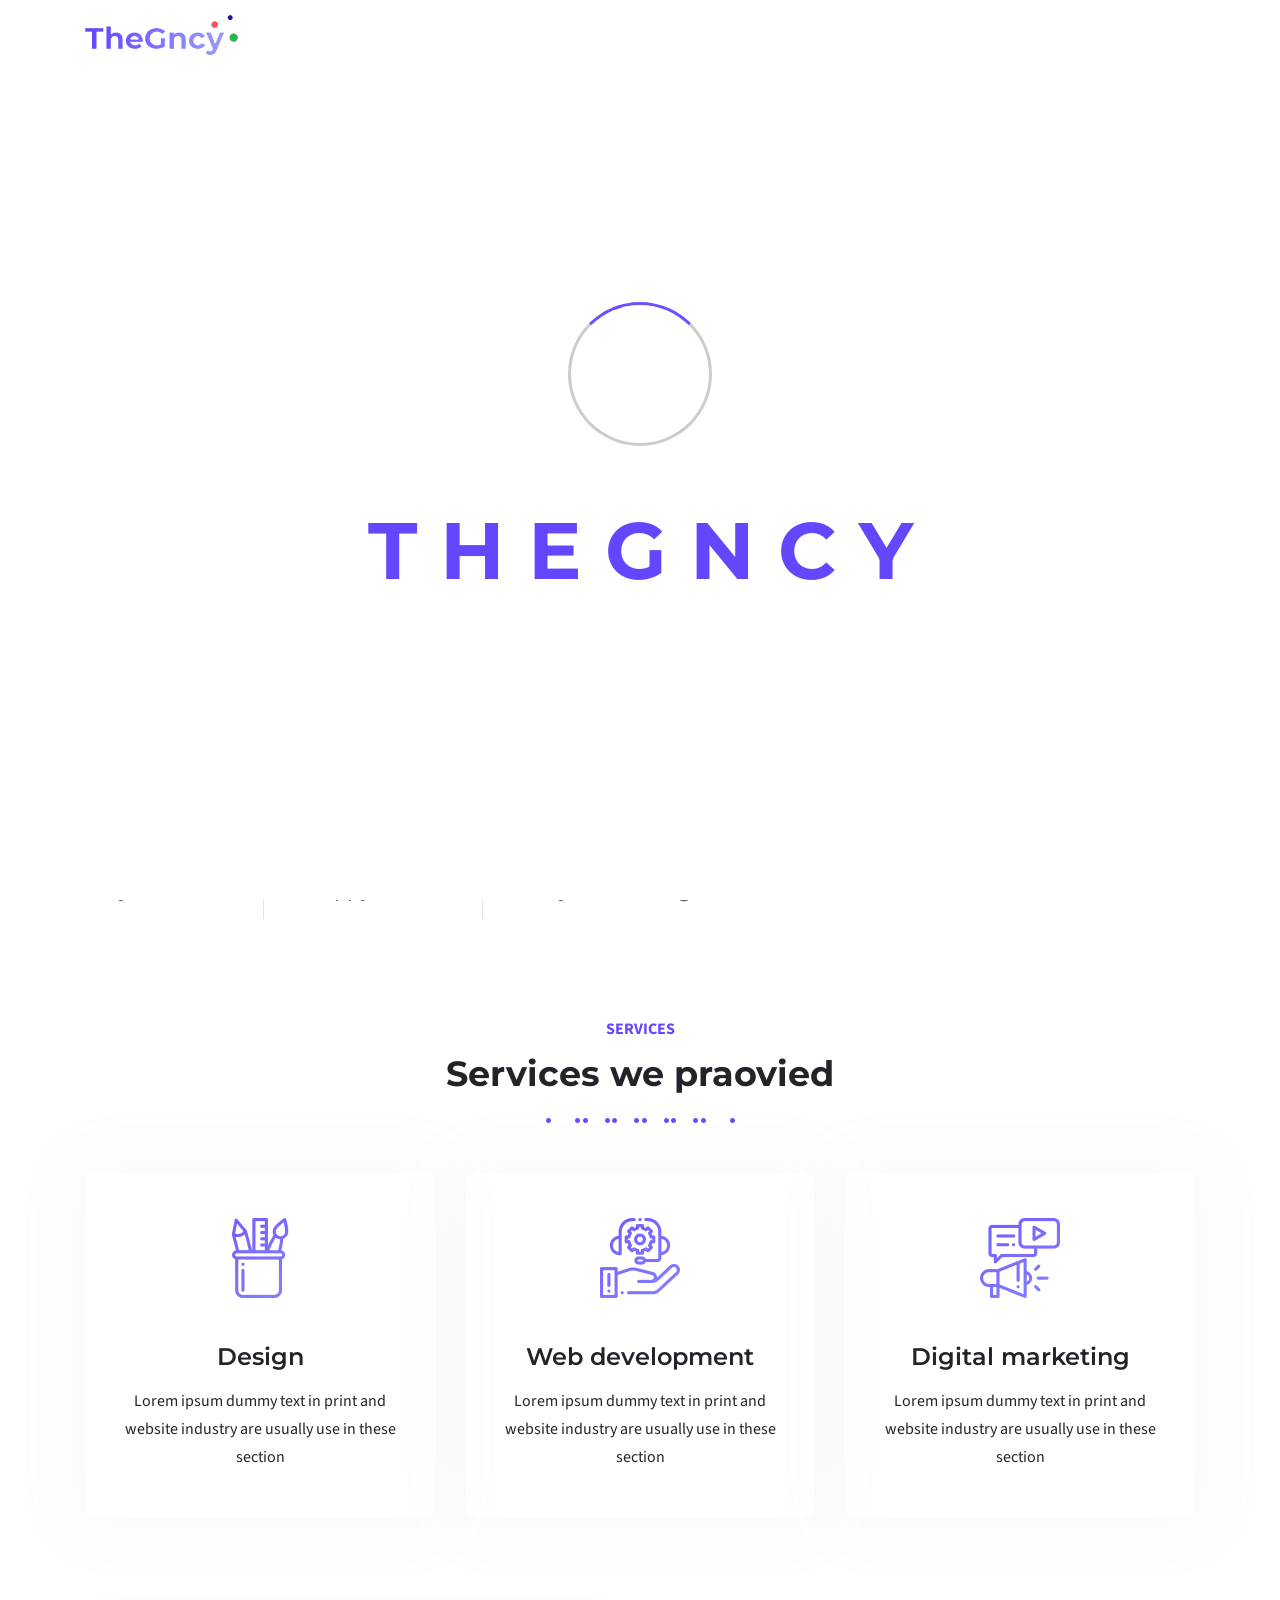
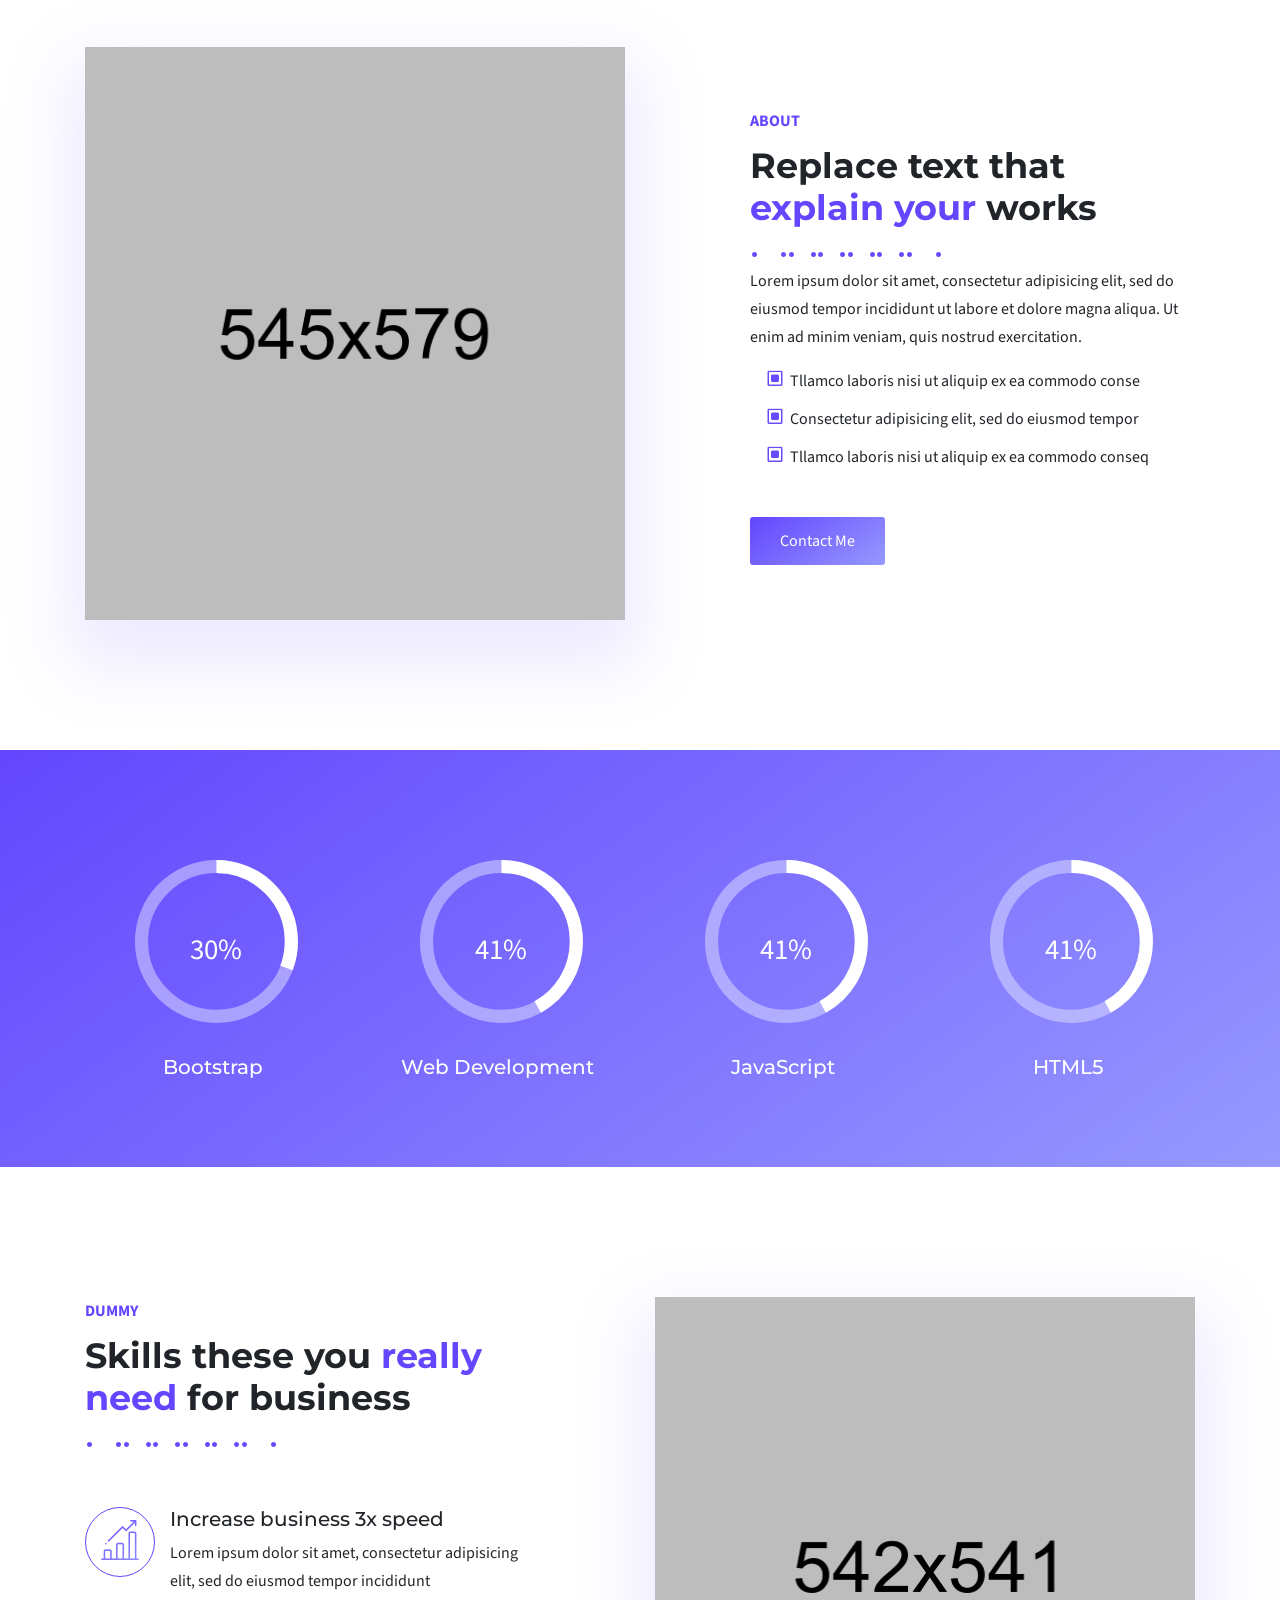
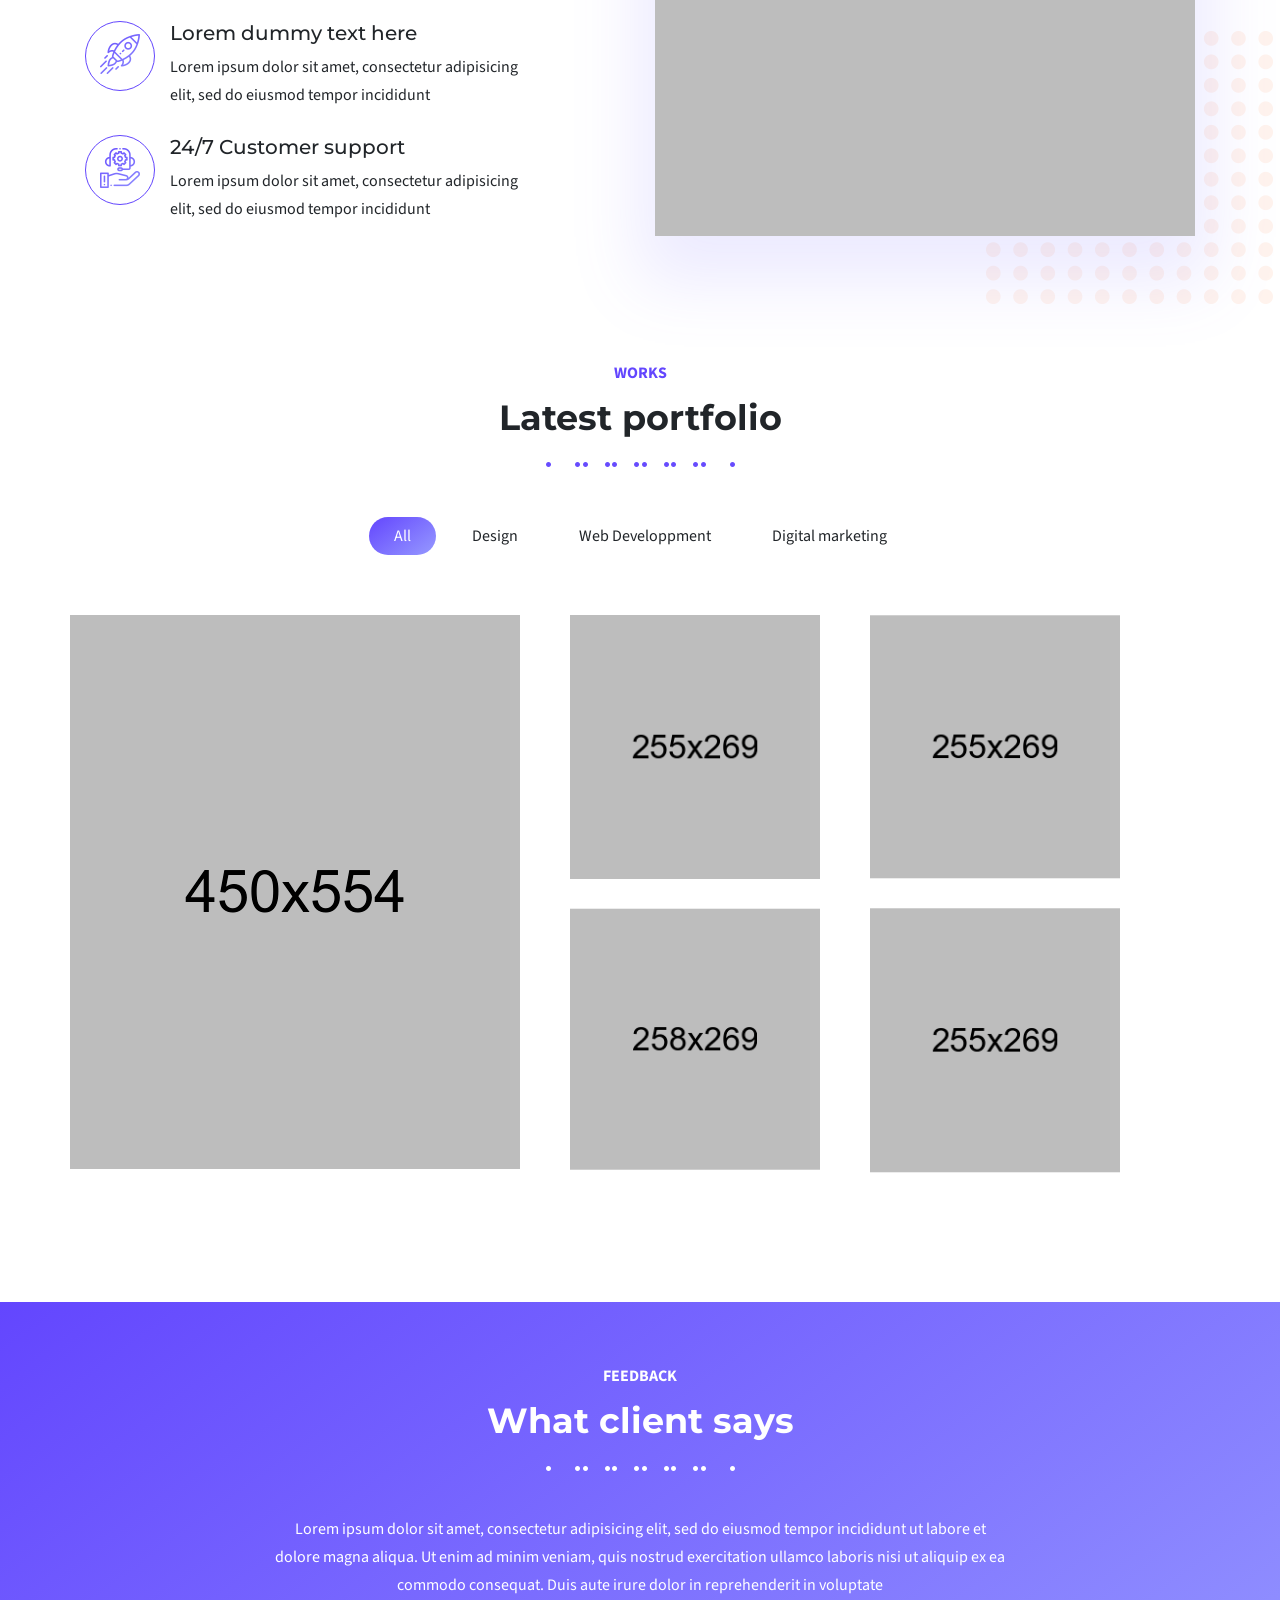
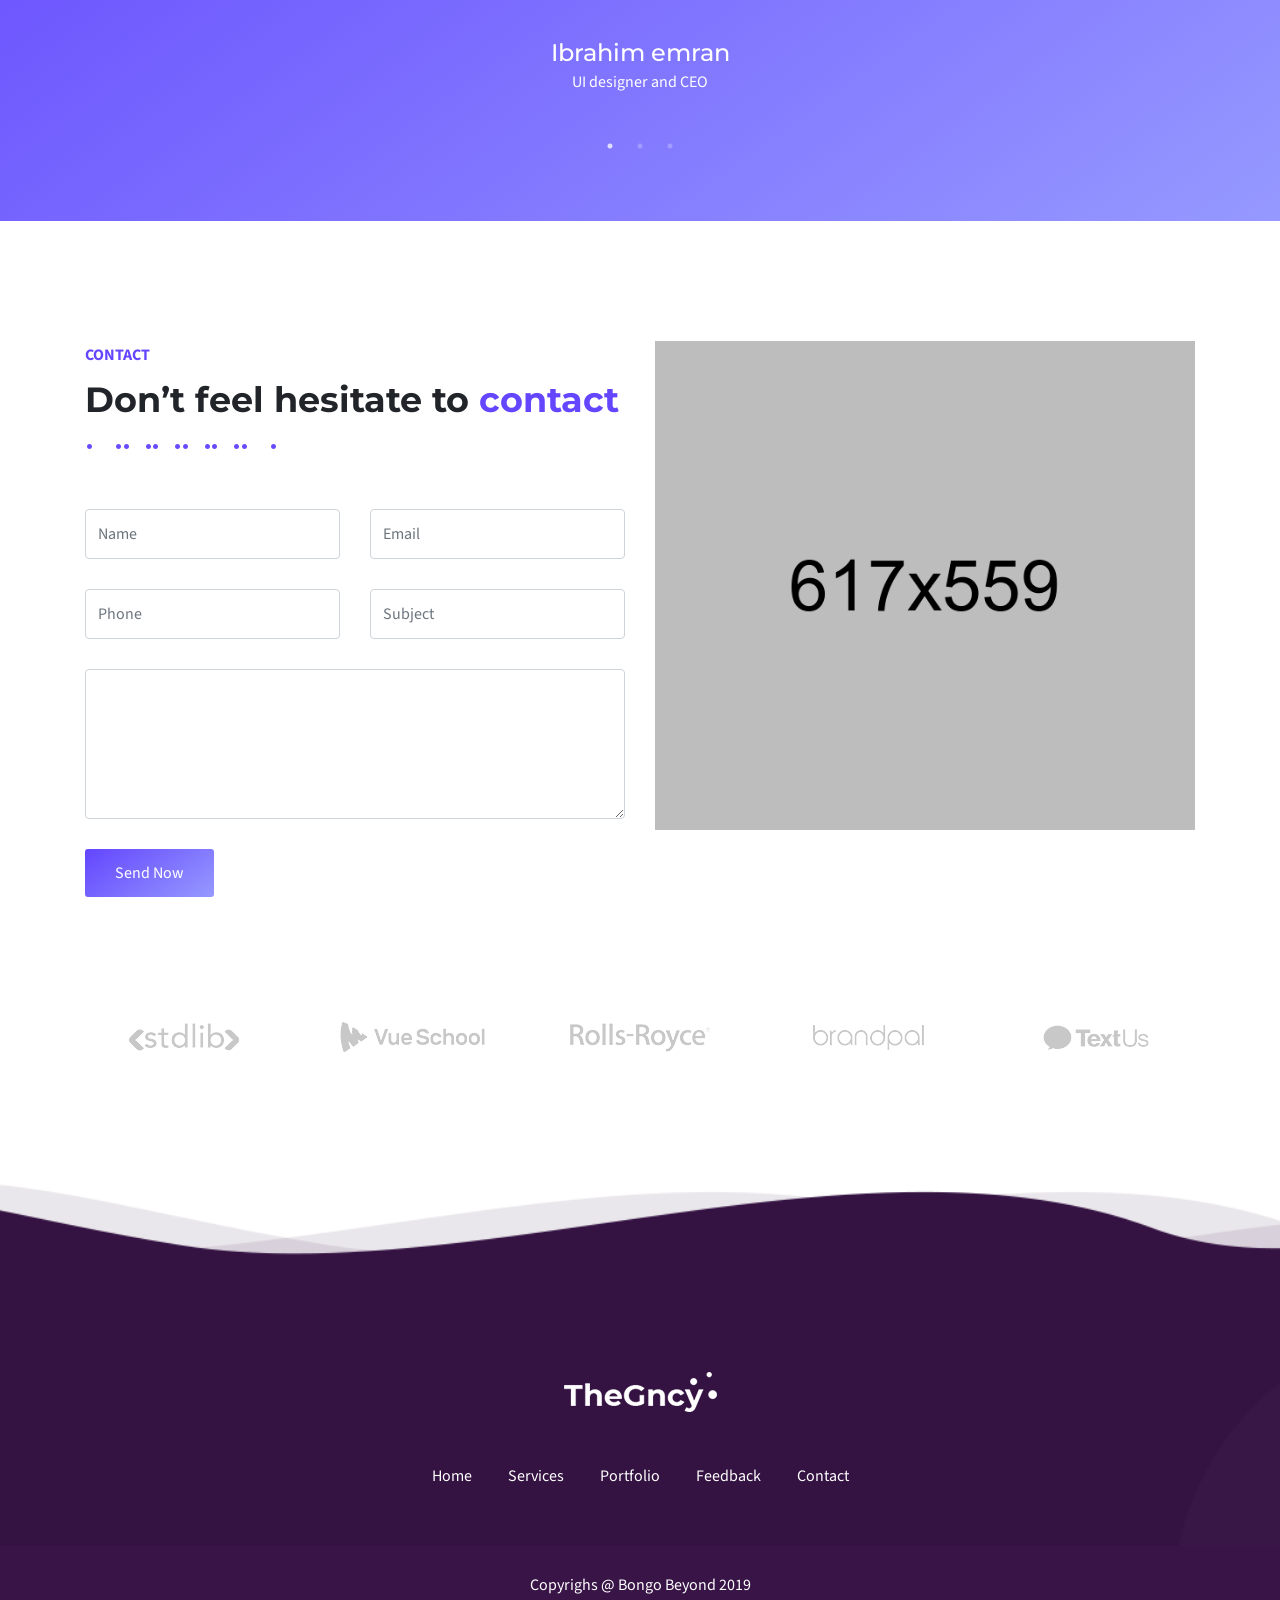
<file: index-3.html>
<!doctype html>
<html lang="zxx">

<head>
    <!-- Required meta tags -->
    <meta charset="utf-8">
    <meta name="viewport" content="width=device-width, initial-scale=1, shrink-to-fit=no">
    <!-- Bootstrap CSS -->
    <link rel="stylesheet" href="css/bootstrap.min.css">
    <link rel="stylesheet" href="css/slick.css">
    <link rel="stylesheet" href="css/slick-theme.css">
    <link rel="stylesheet" href="css/flaticon.css">
    <link rel="stylesheet" href="css/font-awesome.min.css">
    <link rel="stylesheet" href="css/magnific-popup.css">
    <link rel="stylesheet" href="css/animate.min.css">
    <link rel="stylesheet" href="css/colors/gradient/color.css">
    <link rel="stylesheet" href="css/style.css">
    <title>TheGncy - Home 4</title>
</head>

<body  class="no-scroll-y">
     <!-- ==================================================
							Preloader
    ================================================== -->
	
		<section>
			<div id="preloader">
				<div id="ctn-preloader" class="ctn-preloader">
					<div class="animation-preloader">
						<div class="spinner"></div>
						<div class="txt-loading">
							<span data-text-preloader="T" class="letters-loading">
								T
							</span>
							<span data-text-preloader="H" class="letters-loading">
								H
							</span>
							<span data-text-preloader="E" class="letters-loading">
								E
							</span>
							<span data-text-preloader="G" class="letters-loading">
								G
							</span>
							<span data-text-preloader="N" class="letters-loading">
								N
							</span>
							<span data-text-preloader="C" class="letters-loading">
								C
							</span>
							<span data-text-preloader="Y" class="letters-loading">
								Y
							</span>
						</div>
					</div>	
					<div class="loader-section section-left"></div>
					<div class="loader-section section-right"></div>
				</div>
			</div>
		</section>
    <nav class="navbar navbar-expand-lg fixed-top">
        <div class="container">
            <a class="navbar-brand" href="index.html">
                <img src="images/logo.png" alt="logo"></a>
            <button class="navbar-toggler" type="button" data-toggle="collapse" data-target="#navbarNav" aria-controls="navbarNav" aria-expanded="false" aria-label="Toggle navigation">
                <span class="navbar-toggler-icon"></span>
            </button>
            <div class="collapse navbar-collapse" id="navbarNav">
                <ul class="navbar-nav ml-auto">

                    <li class="nav-item dropdown">
                        <a class="nav-link dropdown-toggle" href="#" id="homeMenu" data-toggle="dropdown">
                            Home
                        </a>
                        <div class="dropdown-menu" aria-labelledby="homeMenu">
                            <a class="dropdown-item" href="index.html">Home 1</a>
                            <a class="dropdown-item" href="index-1.html">Home 2</a>
                            <a class="dropdown-item" href="index-2.html">Home 3</a>
                            <a class="dropdown-item active" href="index-3.html">Home 4</a>
                            <a class="dropdown-item" href="index-4.html">Home 5</a>
                        </div>
                    </li>

                    <li class="nav-item">
                        <a class="nav-link" href="#features">Features</a>
                    </li>
                    <li class="nav-item">
                        <a class="nav-link" href="#portfolio">Portfolio</a>
                    </li>
                    <li class="nav-item dropdown">
                        <a class="nav-link dropdown-toggle" href="#" id="pageMenu" data-toggle="dropdown">
                            Blog
                        </a>
                        <div class="dropdown-menu" aria-labelledby="pageMenu">
                            <a class="dropdown-item" href="blog.html">Blog List</a>
                            <a class="dropdown-item" href="single.html">Single</a>
                        </div>
                    </li>
                    <li class="nav-item">
                        <a class="nav-link" href="#contact">Contact</a>
                    </li>
                </ul>
            </div>
        </div>
    </nav>

    <section id="banner" class="banner">
        <div class="container">
            <div class="row">
                <div class="col-md-8 wow fadeInLeft" data-wow-duration="2.5s">
                    <div class="bnr-social">
                        <ul class="list-inline">
                            <li class="list-inline-item"><a href="#"><i class="fa fa-fw fa-facebook"></i></a></li>
                            <li class="list-inline-item"><a href="#"><i class="fa fa-fw fa-twitter"></i></a></li>
                            <li class="list-inline-item"><a href="#"><i class="fa fa-fw fa-dribbble"></i></a></li>
                            <li class="list-inline-item"><a href="#"><i class="fa fa-fw fa-linkedin"></i></a></li>
                        </ul>
                    </div>

                    <h1>I’m John smith</h1>
                    <p>Creative <span>wordpress developer</span></p>
                    <div class="bnr-btn">
                        <ul class="list-inline">
                            <li class="list-inline-item"><a href="#">Contact Us</a></li>
                            <li class="list-inline-item"><a href="#">Learn more</a></li>
                        </ul>
                    </div>
                    <div class="bnr-left-sape">
                        <img src="images/side-shape-left.png" alt="shape">
                    </div>
                    <div class="bnr-counter">
                        <ul class="list-inline">
                            <li class="list-inline-item">
                                <span class="counter">458</span>
                                <p>Projects done</p>
                            </li>
                            <li class="list-inline-item">
                                <span class="counter">524</span>
                                <p>Happy clients</p>
                            </li>
                            <li class="list-inline-item">
                                <span class="counter">458</span>
                                <p>Projects running</p>
                            </li>
                        </ul>
                    </div>
                </div>
            </div>
        </div>
        <div class="bnr-shape-img"></div>
    </section>

    <div class="space" style="height: 115px"></div>

    <div class="container">
        <div class="row justify-content-center">
            <div class="col-md-12">
                <div class="section-title text-center">
                    <span>services</span>
                    <h1>Services we praovied</h1>
                    <img src="images/dot-bluecolor.png" alt="img">
                </div>
                <div class="space" style="height: 40px"></div>
            </div>
            <div class="col-lg-4 col-sm-6 wow fadeInUp" data-wow-duration="1s">
                <div class="service-item">
                    <i class="flaticon-pencil-case"></i>
                    <h5>Design</h5>
                    <p>Lorem ipsum dummy text in
                        print and website industry are usually
                        use in these section</p>
                </div>
            </div>
            <div class="col-lg-4 col-sm-6 wow fadeInUp" data-wow-duration="1.5s">
                <div class="service-item">
                    <i class="flaticon-support"></i>
                    <h5>Web development</h5>
                    <p>Lorem ipsum dummy text in
                        print and website industry are usually
                        use in these section</p>
                </div>
            </div>
            <div class="col-lg-4 col-sm-6 wow fadeInUp" data-wow-duration="2.5s">
                <div class="service-item">
                    <i class="flaticon-digital-marketing"></i>
                    <h5>Digital marketing</h5>
                    <p>Lorem ipsum dummy text in
                        print and website industry are usually
                        use in these section</p>
                </div>
            </div>
        </div>
    </div>
    <div class="space" style="height: 130px"></div>
    <div class="container">
        <div class="row">
            <div class="col-lg-6 col-sm-12 text-center wow fadeInLeft" data-wow-duration="2.5s">
                <img class="img-shadow img-fluid" data-tilt src="images/img-1.png" alt="img">
            </div>
            <div class="col-lg-5 col-sm-12 offset-lg-1 wow fadeInRight" data-wow-duration="2.5s">
                <div class="space d-none d-xl-block d-sm-block" style="height: 60px"></div>
                <div class="section-title">
                    <span>about</span>
                    <h1>Replace text that <span>explain your</span> works</h1>
                    <img src="images/dot-bluecolor.png" alt="img">
                </div>
                <p>Lorem ipsum dolor sit amet, consectetur adipisicing elit, sed do eiusmod tempor incididunt ut labore et dolore magna aliqua. Ut enim ad minim veniam, quis nostrud exercitation.</p>

                <ul>
                    <li>Tllamco laboris nisi ut aliquip ex ea commodo conse</li>
                    <li>Consectetur adipisicing elit, sed do eiusmod tempor</li>
                    <li>Tllamco laboris nisi ut aliquip ex ea commodo conseq</li>
                </ul>

                <div class="space" style="height: 30px"></div>

                <div class="thegncy-btn">
                    <a href="#">Contact Me</a>
                </div>
            </div>
        </div>
    </div>

    <div class="space" style="height: 130px"></div>

    <section class="gradient-bg">
        <div class="space" style="height: 60px"></div>
        <div class="container">
            <div class="row">
                <div class="col-lg-3 col-sm-6 text-center wow fadeInUp" data-wow-duration="0.5s">
                    <div class="progress-circle" data-percent="30"></div>
                    <h5 class="progress-title">Bootstrap</h5>
                </div>
                <div class="col-lg-3 col-sm-6 text-center wow fadeInUp" data-wow-duration="1s">
                    <div class="progress-circle" data-percent="70"></div>
                    <h5 class="progress-title">Web Development</h5>
                </div>
                <div class="col-lg-3 col-sm-6 text-center wow fadeInUp" data-wow-duration="1.5s">
                    <div class="progress-circle" data-percent="80"></div>
                    <h5 class="progress-title">JavaScript</h5>
                </div>
                <div class="col-lg-3 col-sm-6 text-center wow fadeInUp" data-wow-duration="2.5s">
                    <div class="progress-circle" data-percent="90"></div>
                    <h5 class="progress-title">HTML5</h5>
                </div>
            </div>
        </div>
        <div class="space" style="height: 80px"></div>
    </section>

    <div class="space" style="height: 130px"></div>

    <div id="features" class="container">
        <div class="row">
            <div class="col-lg-5 col-sm-12 wow fadeInLeft" data-wow-duration="2.5s">
                <div class="section-title">
                    <span>Dummy</span>
                    <h1>Skills these you <span>really need</span> for business</h1>
                    <img src="images/dot-bluecolor.png" alt="img">
                </div>
                <div class="space" style="height: 50px"></div>
                <div class="feature-item wow bounceInUp" data-wow-duration="2.5s">
                    <div class="feature-item-icon">
                        <i class="flaticon-bar-chart"></i>
                    </div>
                    <div class="feature-item-content">
                        <h5>Increase business 3x speed</h5>
                        <p>Lorem ipsum dolor sit amet, consectetur adipisicing elit,
                            sed do eiusmod tempor incididunt</p>
                    </div>
                </div>
                <div class="feature-item wow bounceInUp" data-wow-duration="3s">
                    <div class="feature-item-icon">
                        <i class="flaticon-startup"></i>
                    </div>
                    <div class="feature-item-content">
                        <h5>Lorem dummy text here</h5>
                        <p>Lorem ipsum dolor sit amet, consectetur adipisicing elit,
                            sed do eiusmod tempor incididunt</p>
                    </div>
                </div>
                <div class="feature-item wow bounceInUp" data-wow-duration="3.5s">
                    <div class="feature-item-icon">
                        <i class="flaticon-support"></i>
                    </div>
                    <div class="feature-item-content">
                        <h5>24/7 Customer support</h5>
                        <p>Lorem ipsum dolor sit amet, consectetur adipisicing elit,
                            sed do eiusmod tempor incididunt</p>
                    </div>
                </div>

            </div>
            <div class="col-lg-6 col-sm-12 offset-lg-1 text-center wow fadeInRight" data-wow-duration="2.5s">
                <img class="img-shadow img-fluid" data-tilt src="images/img-2.png" alt="img">

                <div class="pic-right-bottom">
                    <img src="images/dot-squire.png" alt="Img">
                </div>

            </div>
        </div>
    </div>

    <div class="space" style="height: 110px"></div>

    <div id="portfolio" class="container">
        <div class="row">
            <div class="col-md-12">
                <div class="section-title text-center">
                    <span>Works</span>
                    <h1>Latest portfolio</h1>
                    <img src="images/dot-bluecolor.png" alt="img">
                </div>
                <div class="space" style="height: 40px"></div>
            </div>

            <div class="col-sm-12">
                <div class="portfolio-filter">
                    <ul class="list-inline">
                        <li class="select-cat list-inline-item" data-filter="*">All</li>
                        <li class="list-inline-item" data-filter=".design">Design</li>
                        <li class="list-inline-item" data-filter=".web-developpment">Web Developpment</li>
                        <li class="list-inline-item" data-filter=".digital-marketing">Digital marketing</li>
                    </ul>
                </div>
            </div>
            <div class="isotope_items">
                <!-- Item -->
                <div data-tilt class="single_item portfolio-big-img design">
                    <img class="img-fluid" src="images/p-1.png" alt="Img">
                    <div class="single_item_content">
                        <a href="images/p-1.png"><i class="fa fa-fw fa-eye"></i></a>
                        <span>Design</span>
                        <h6>Rock</h6>
                    </div>
                </div>
                <!-- Item -->
                <div data-tilt class="single_item portfolio-small-img web-developpment">
                    <img class="img-fluid" src="images/p-2.png" alt="Img">
                    <div class="single_item_content">
                        <a href="images/p-2.png"><i class="fa fa-fw fa-eye"></i></a>
                        <span>Web Developpmentn</span>
                        <h6>Rock</h6>
                    </div>
                </div>
                <!-- Item -->
                <div data-tilt class="single_item portfolio-small-img digital-marketing">
                    <img class="img-fluid" src="images/p-3.png" alt="Img">
                    <div class="single_item_content">
                        <a href="images/p-3.png"><i class="fa fa-fw fa-eye"></i></a>
                        <span>Digital marketing</span>
                        <h6>Rock</h6>
                    </div>
                </div>
                <!-- Item -->
                <div data-tilt class="single_item portfolio-small-img design">
                    <img class="img-fluid" src="images/p-4.png" alt="Img">
                    <div class="single_item_content">
                        <a href="images/p-4.png"><i class="fa fa-fw fa-eye"></i></a>
                        <span>Design</span>
                        <h6>Rock</h6>
                    </div>
                </div>
                <!-- Item -->
                <div data-tilt class="single_item portfolio-small-img web-developpmen">
                    <img class="img-fluid" src="images/p-5.png" alt="Img">
                    <div class="single_item_content">
                        <a href="images/p-5.png"><i class="fa fa-fw fa-eye"></i></a>
                        <span>Web Developpment</span>
                        <h6>Rock</h6>
                    </div>
                </div>
            </div>
        </div>
    </div>
    <div class="space" style="height: 100px"></div>
    <section class="gradient-bg">
        <div class="space" style="height: 60px"></div>
        <div class="container">
            <div class="row justify-content-center">
                <div class="col-md-12">
                    <div class="section-title text-center white">
                        <span>Feedback</span>
                        <h1>What client says</h1>
                        <img src="images/dot-white.png" alt="img">
                    </div>
                    <div class="space" style="height: 35px"></div>
                </div>
                <div class="col-lg-8 col-sm-12">
                    <div class="testimonials">
                        <div class="testimonial-item">
                            <p>Lorem ipsum dolor sit amet, consectetur adipisicing elit, sed do eiusmod tempor incididunt ut labore et dolore magna aliqua. Ut enim ad minim veniam, quis nostrud exercitation ullamco laboris nisi ut aliquip ex ea commodo consequat. Duis aute irure dolor in reprehenderit in voluptate</p>
                            <h4>Ibrahim emran</h4>
                            <span>UI designer and CEO</span>
                        </div>
                        <div class="testimonial-item">
                            <p>Lorem ipsum dolor sit amet, consectetur adipisicing elit, sed do eiusmod tempor incididunt ut labore et dolore magna aliqua. Ut enim ad minim veniam, quis nostrud exercitation ullamco laboris nisi ut aliquip ex ea commodo consequat. Duis aute irure dolor in reprehenderit in voluptate</p>
                            <h4>Ibrahim emran</h4>
                            <span>UI designer and CEO</span>
                        </div>
                        <div class="testimonial-item">
                            <p>Lorem ipsum dolor sit amet, consectetur adipisicing elit, sed do eiusmod tempor incididunt ut labore et dolore magna aliqua. Ut enim ad minim veniam, quis nostrud exercitation ullamco laboris nisi ut aliquip ex ea commodo consequat. Duis aute irure dolor in reprehenderit in voluptate</p>
                            <h4>Ibrahim emran</h4>
                            <span>UI designer and CEO</span>
                        </div>
                    </div>
                </div>
            </div>
        </div>
        <div class="space" style="height: 60px"></div>
    </section>

    <div class="space" style="height: 120px"></div>

    <div id="contact" class="container">
        <div class="row">
            <div class="col-lg-6 col-sm-12 wow fadeInLeft" data-wow-duration="2.5s">
                <div class="section-title">
                    <span>Contact</span>
                    <h1>Don’t feel hesitate to <span>contact</span></h1>
                    <img src="images/dot-bluecolor.png" alt="img">
                </div>
                <div class="space" style="height: 50px"></div>
                <div class="row contact-form">
                    <div class="col-md-6">
                        <input type="text" class="form-control" placeholder="Name">
                    </div>
                    <div class="col-md-6">
                        <input type="email" class="form-control" placeholder="Email">
                    </div>
                    <div class="col-md-6">
                        <input type="text" class="form-control" placeholder="Phone">
                    </div>
                    <div class="col-md-6">
                        <input type="text" class="form-control" placeholder="Subject">
                    </div>
                    <div class="col-md-12">
                        <textarea class="form-control" rows="3"></textarea>
                        <div class="thegncy-btn">
                            <input class="contact-btn" type="submit" value="Send Now">
                        </div>
                    </div>
                </div>
            </div>
            <div class="col-lg-6 d-sm-none d-lg-block wow fadeInRight" data-wow-duration="2.5s">
                <img class="img-fluid" src="images/contact-vector.png" alt="Contact">
            </div>
        </div>
    </div>

    <div class="space" style="height: 125px"></div>

    <div class="partner container">
        <div class="row text-center">
            <div class="col">
                <a href="#"><img src="images/client-1.png" alt="client"></a>
            </div>
            <div class="col">
                <a href="#"><img src="images/client-2.png" alt="client"></a>
            </div>
            <div class="col">
                <a href="#"><img src="images/client-3.png" alt="client"></a>
            </div>
            <div class="col">
                <a href="#"><img src="images/client-4.png" alt="client"></a>
            </div>
            <div class="col">
                <a href="#"><img src="images/client-5.png" alt="client"></a>
            </div>
        </div>
    </div>

    <footer class="site-footer">
        <div class="col-sm-12 text-center">
            <img src="images/logo-alt.png" alt="logo">
            <ul class="list-inline">
                <li class="list-inline-item"><a href="#">Home</a></li>
                <li class="list-inline-item"><a href="#">Services</a></li>
                <li class="list-inline-item"><a href="#">Portfolio</a></li>
                <li class="list-inline-item"><a href="#">Feedback</a></li>
                <li class="list-inline-item"><a href="#">Contact</a></li>
            </ul>
        </div>
        <div class="footer-copyright">
            <p>Copyrighs @ Bongo Beyond 2019</p>
        </div>
    </footer>
    <div id="backtotop"><i class="fa fa-2x fa-long-arrow-up"></i></div>
    <script src="js/jquery.min.js"></script>
    <script src="js/jquery-migrate-3.0.0.min.js"></script>
    <script src="js/circliful.min.js"></script>
    <script src="js/bootstrap.min.js"></script>
    <script src="js/isotope.js"></script>
    <script src="js/slick.min.js"></script>
    <script src="js/tilt.min.js"></script>
    <script src="js/wow.min.js"></script>
    <script src="js/waypoints.min.js"></script>
    <script src="js/counterup.min.js"></script>
    <script src="js/jquery.magnific-popup.min.js"></script>
    <script src="js/main.js"></script>
</body>

</html>
</file>
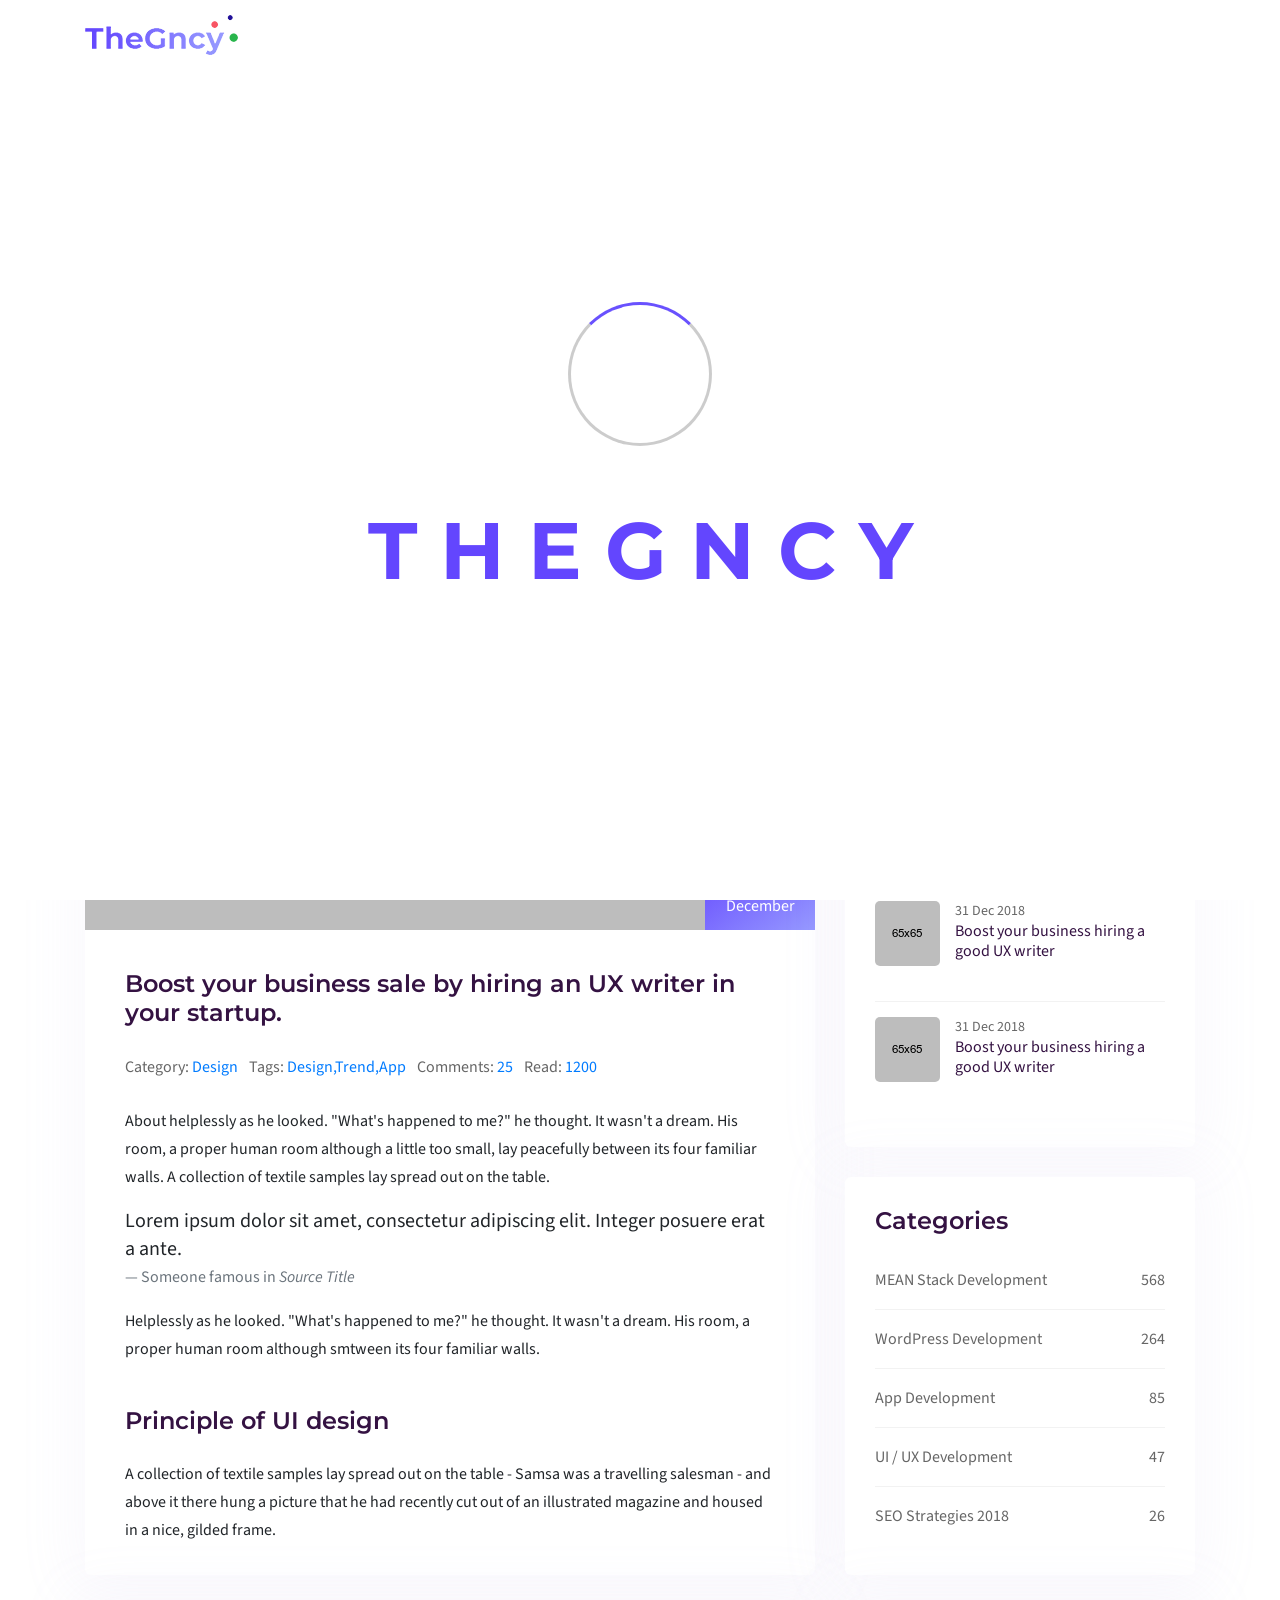
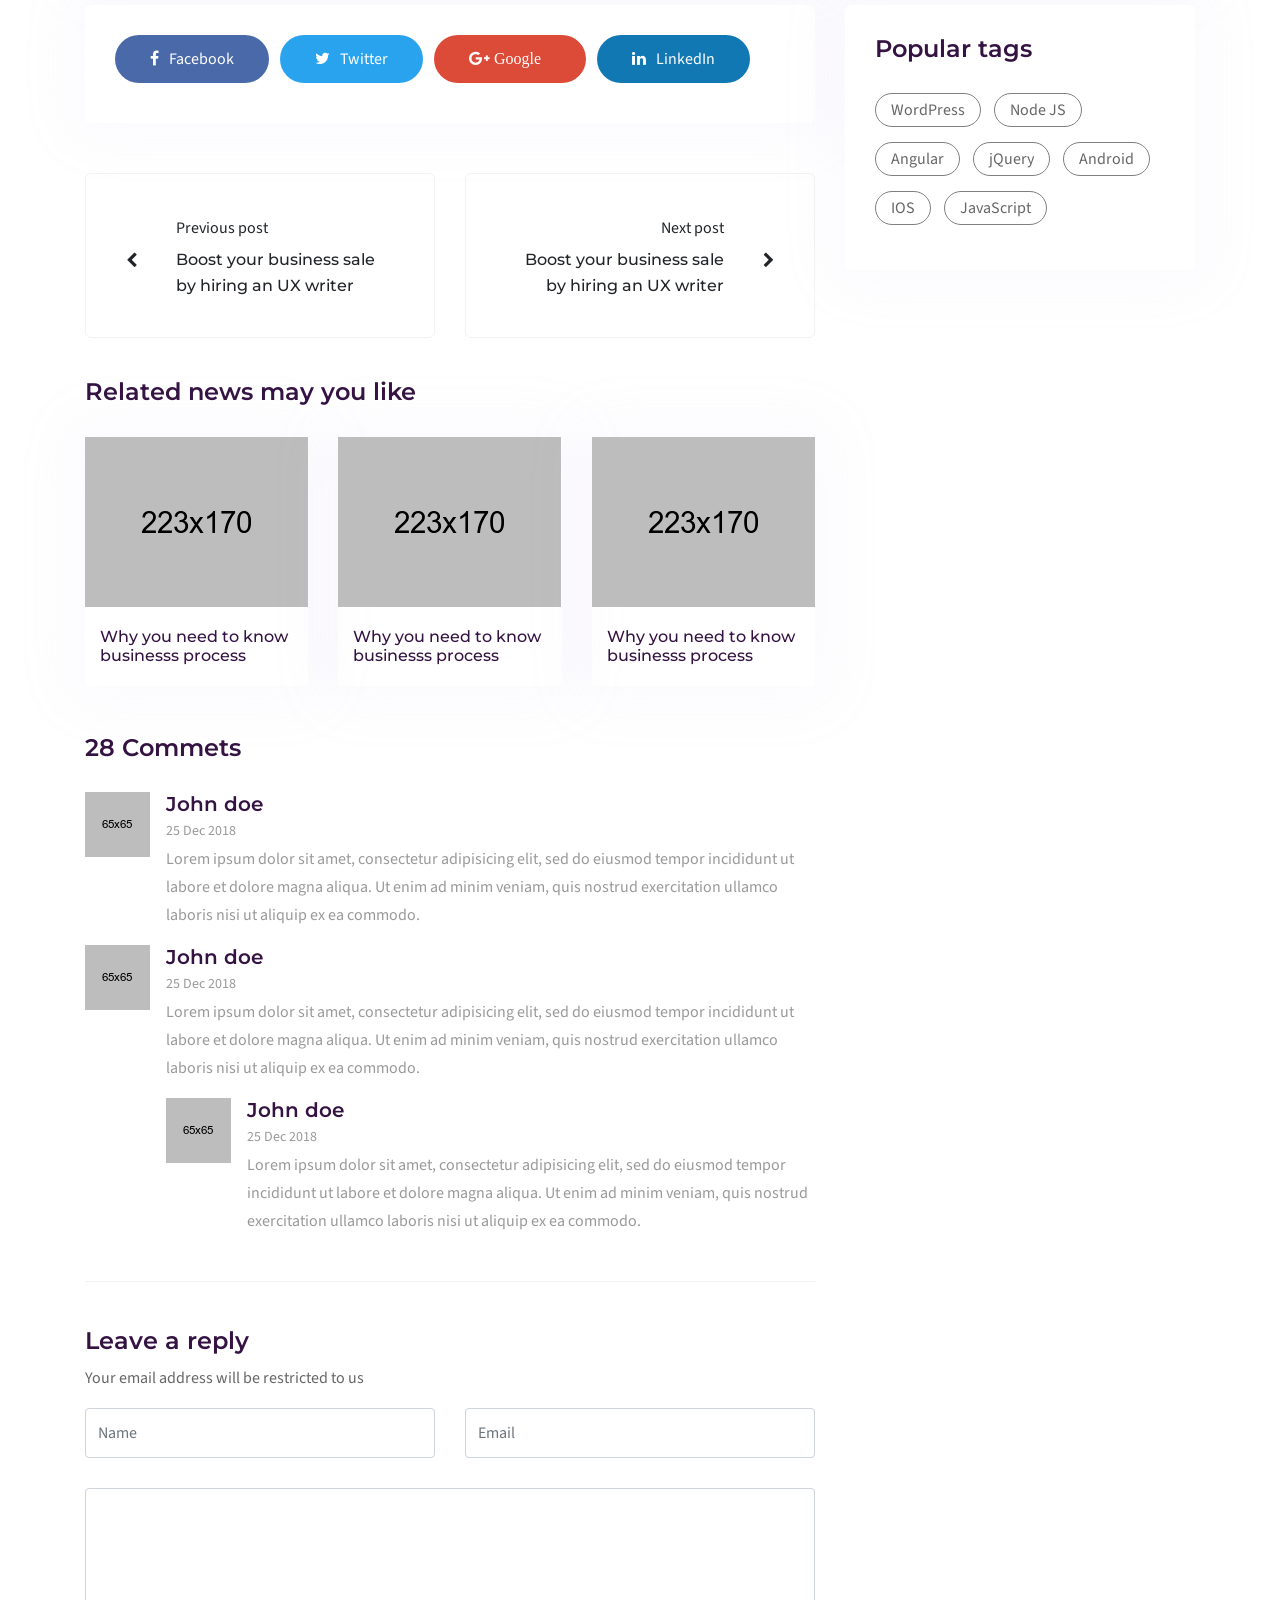
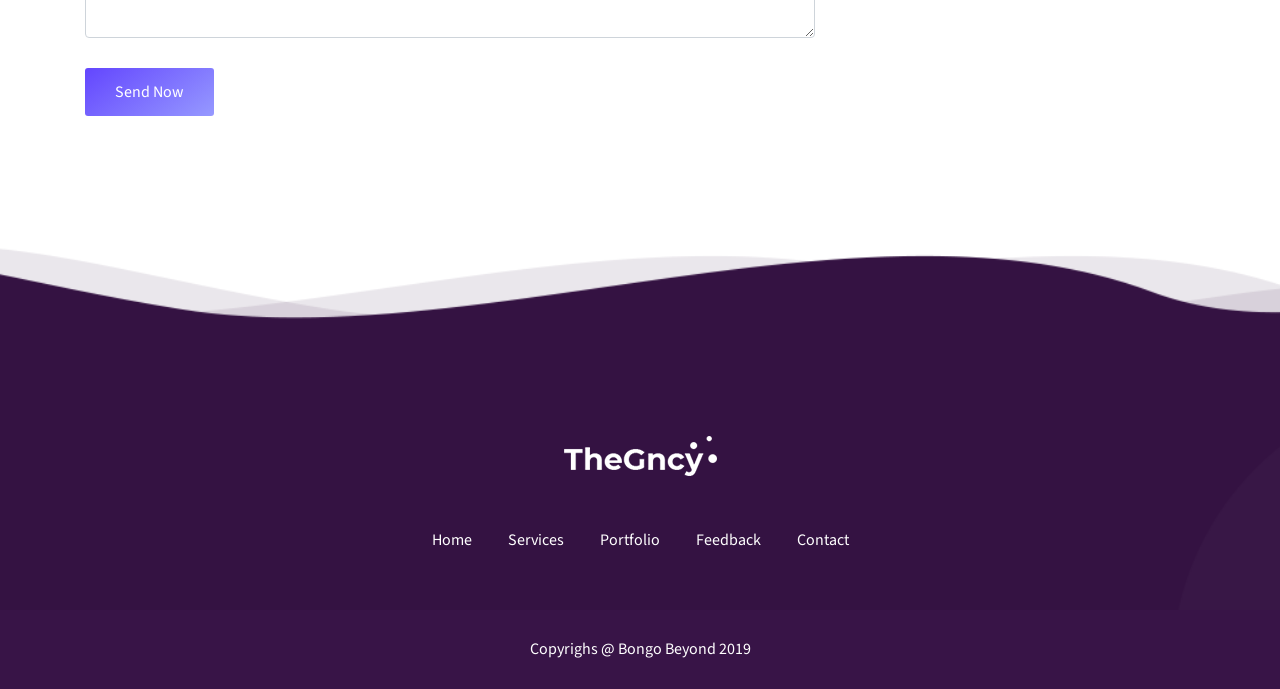
<file: single.html>
<!doctype html>
<html lang="zxx">

<head>
    <!-- Required meta tags -->
    <meta charset="utf-8">
    <meta name="viewport" content="width=device-width, initial-scale=1, shrink-to-fit=no">
    <!-- Bootstrap CSS -->
    <link rel="stylesheet" href="css/bootstrap.min.css">
    <link rel="stylesheet" href="css/slick.css">
    <link rel="stylesheet" href="css/slick-theme.css">
    <link rel="stylesheet" href="css/flaticon.css">
    <link rel="stylesheet" href="css/font-awesome.min.css">
    <link rel="stylesheet" href="css/magnific-popup.css">
    <link rel="stylesheet" href="css/animate.min.css">
    <link rel="stylesheet" href="css/colors/gradient/color.css">
    <link rel="stylesheet" href="css/style.css">
    <title>TheGncy - Single Post</title>
</head>

<body  class="no-scroll-y">
     <!-- ==================================================
							Preloader
    ================================================== -->
	
		<section>
			<div id="preloader">
				<div id="ctn-preloader" class="ctn-preloader">
					<div class="animation-preloader">
						<div class="spinner"></div>
						<div class="txt-loading">
							<span data-text-preloader="T" class="letters-loading">
								T
							</span>
							<span data-text-preloader="H" class="letters-loading">
								H
							</span>
							<span data-text-preloader="E" class="letters-loading">
								E
							</span>
							<span data-text-preloader="G" class="letters-loading">
								G
							</span>
							<span data-text-preloader="N" class="letters-loading">
								N
							</span>
							<span data-text-preloader="C" class="letters-loading">
								C
							</span>
							<span data-text-preloader="Y" class="letters-loading">
								Y
							</span>
						</div>
					</div>	
					<div class="loader-section section-left"></div>
					<div class="loader-section section-right"></div>
				</div>
			</div>
		</section>
    <nav class="navbar navbar-expand-lg fixed-top">
        <div class="container">
            <a class="navbar-brand" href="index.html">
                <img src="images/logo.png" alt="logo"></a>
            <button class="navbar-toggler" type="button" data-toggle="collapse" data-target="#navbarNav" aria-controls="navbarNav" aria-expanded="false" aria-label="Toggle navigation">
                <span class="navbar-toggler-icon"></span>
            </button>
            <div class="collapse navbar-collapse" id="navbarNav">
                <ul class="navbar-nav ml-auto">
                    <li class="nav-item dropdown">
                        <a class="nav-link dropdown-toggle" href="#" id="homeMenu" data-toggle="dropdown">
                            Home
                        </a>
                        <div class="dropdown-menu" aria-labelledby="homeMenu">
                            <a class="dropdown-item" href="index.html">Home 1</a>
                            <a class="dropdown-item active" href="index-1.html">Home 2</a>
                            <a class="dropdown-item" href="index-2.html">Home 3</a>
                            <a class="dropdown-item" href="index-3.html">Home 4</a>
                            <a class="dropdown-item" href="index-4.html">Home 5</a>
                        </div>
                    </li>
                    <li class="nav-item">
                        <a class="nav-link" href="#features">Features</a>
                    </li>
                    <li class="nav-item">
                        <a class="nav-link" href="#portfolio">Portfolio</a>
                    </li>
                    <li class="nav-item dropdown">
                        <a class="nav-link dropdown-toggle" href="#" id="pageMenu" data-toggle="dropdown">
                            Blog
                        </a>
                        <div class="dropdown-menu" aria-labelledby="pageMenu">
                            <a class="dropdown-item" href="blog.html">Blog List</a>
                            <a class="dropdown-item active" href="single.html">Single</a>
                        </div>
                    </li>
                    <li class="nav-item">
                        <a class="nav-link" href="#contact">Contact</a>
                    </li>
                </ul>
            </div>
        </div>
    </nav>
    <section class="breadcrumb-bnr">
        <img src="images/bread-bnr.png" alt="Banner">
        <div class="breadcrumb-content">
            <div class="container">
                <div class="row">
                    <div class="col-md-12 text-center">
                        <h1>Blog singel page</h1>
                        <ul class="list-inline">
                            <li class="list-inline-item"><a href="#">Home</a></li>
                            <li class="list-inline-item">/</li>
                            <li class="list-inline-item"><a href="#">Blog</a></li>
                            <li class="list-inline-item">/</li>
                            <li class="list-inline-item"><a href="#">Blog Single</a></li>
                        </ul>
                    </div>
                </div>
            </div>
        </div>
    </section>
    <div class="container">
        <div class="row">
            <div class="col-md-8">
                <div class="content-item">
                    <div class="content-img">
                        <img class="img-fluid" src="images/blog-4.png" alt="Image">
                        <div class="content-date text-center">
                            <h3>31</h3>
                            <span>December</span>
                        </div>
                    </div>
                    <div class="content-content">
                        <h3>Boost your business sale by hiring an UX writer in your startup.</h3>
                        <ul class="list-inline">
                            <li class="list-inline-item">
                                Category: <a href="#">Design</a>
                            </li>
                            <li class="list-inline-item">
                                Tags: <a href="#">Design,</a><a href="#">Trend,</a><a href="#">App</a>
                            </li>
                            <li class="list-inline-item">
                                Comments: <a href="#">25</a>
                            </li>
                            <li class="list-inline-item">
                                Read: <a href="#">1200</a>
                            </li>
                        </ul>
                        <p>About helplessly as he looked. "What's happened to me?" he thought. It wasn't a dream. His room, a proper human room although a little too small, lay peacefully between its four familiar walls. A collection of textile samples lay spread out on the table.</p>
                        <blockquote class="blockquote">
                            <p class="mb-0">Lorem ipsum dolor sit amet, consectetur adipiscing elit. Integer posuere erat a ante.</p>
                            <footer class="blockquote-footer">Someone famous in <cite title="Source Title">Source Title</cite></footer>
                        </blockquote>
                        <p>Helplessly as he looked. "What's happened to me?" he thought. It wasn't a dream. His room, a proper human room although smtween its four familiar walls.</p>
                        <br>
                        <h3>Principle of UI design</h3>
                        <p>A collection of textile samples lay spread out on the table - Samsa was a travelling salesman - and above it there hung a picture that he had recently cut out of an illustrated magazine and housed in a nice, gilded frame.</p>
                    </div>
                </div>
                <div class="social-share">
                    <ul class="list-inline">
                        <li class="list-inline-item"><a href="#"><i class="fa fa-facebook"></i>Facebook</a></li>
                        <li class="list-inline-item"><a href="#"><i class="fa fa-twitter"></i>Twitter</a></li>
                        <li class="list-inline-item"><a href="#"><i class="fa fa-google-plus"> Google</i></a></li>
                        <li class="list-inline-item"><a href="#"><i class="fa fa-linkedin"></i>LinkedIn</a></li>
                    </ul>
                </div>
                <div class="row">
                    <div class="col-sm-6">
                        <div class="post-navigation">
                            <div class="row text-left">
                                <div class="col-sm-2 align-self-center">
                                    <i class="fa fa-chevron-left"></i>
                                </div>
                                <div class="col-sm-10">
                                    <span>Previous post</span>
                                    <h5>Boost your business sale by hiring an UX writer</h5>
                                </div>
                            </div>
                        </div>
                    </div>
                    <div class="col-sm-6">
                        <div class="post-navigation">
                            <div class="row text-right">
                                <div class="col-sm-10">
                                    <span>Next post</span>
                                    <h5>Boost your business sale by hiring an UX writer</h5>
                                </div>
                                <div class="col-sm-2 align-self-center">
                                    <i class="fa fa-chevron-right"></i>
                                </div>
                            </div>
                        </div>
                    </div>
                </div>
                <div class="relative-posts">
                    <h4>Related news may you like</h4>
                    <div class="row">
                        <div class="col-md-4">
                            <div class="relative-post">
                                <img class="img-fluid" src="images/rel-1.png" alt="img">
                                <h6><a href="#">Why you need to know businesss process</a></h6>
                            </div>
                        </div>
                        <div class="col-md-4">
                            <div class="relative-post">
                                <img class="img-fluid" src="images/rel-2.png" alt="img">
                                <h6><a href="#">Why you need to know businesss process</a></h6>
                            </div>
                        </div>
                        <div class="col-md-4">
                            <div class="relative-post">
                                <img class="img-fluid" src="images/rel-3.png" alt="img">
                                <h6><a href="#">Why you need to know businesss process</a></h6>
                            </div>
                        </div>
                    </div>
                </div>
                <div class="post-commets">
                    <h4>28 Commets</h4>
                    <div class="media">
                        <a class="pr-3" href="#">
                            <img src="images/com-1.png" alt="image">
                        </a>
                        <div class="media-body">
                            <h5 class="mt-0">John doe</h5>
                            <span>25 Dec 2018</span>
                            <p>Lorem ipsum dolor sit amet, consectetur adipisicing elit, sed do eiusmod tempor incididunt ut labore et dolore magna aliqua. Ut enim ad minim veniam, quis nostrud exercitation ullamco laboris nisi ut aliquip ex ea commodo.</p>
                        </div>
                    </div>
                    <div class="media">
                        <img class="mr-3" src="images/com-2.png" alt="image">
                        <div class="media-body">
                            <h5 class="mt-0">John doe</h5>
                            <span>25 Dec 2018</span>
                            <p>Lorem ipsum dolor sit amet, consectetur adipisicing elit, sed do eiusmod tempor incididunt ut labore et dolore magna aliqua. Ut enim ad minim veniam, quis nostrud exercitation ullamco laboris nisi ut aliquip ex ea commodo.</p>
                            <div class="media mt-3">
                                <a class="pr-3" href="#">
                                    <img src="images/com-3.png" alt="image">
                                </a>
                                <div class="media-body">
                                    <h5 class="mt-0">John doe</h5>
                                    <span>25 Dec 2018</span>
                                    <p>Lorem ipsum dolor sit amet, consectetur adipisicing elit, sed do eiusmod tempor incididunt ut labore et dolore magna aliqua. Ut enim ad minim veniam, quis nostrud exercitation ullamco laboris nisi ut aliquip ex ea commodo.</p>
                                </div>
                            </div>
                        </div>
                    </div>
                </div>
                <div class="comment-form">
                    <h4>Leave a reply</h4>
                    <p>Your email address will be restricted to us</p>
                    <div class="row">
                        <div class="col-md-6">
                            <input type="text" class="form-control" placeholder="Name">
                        </div>
                        <div class="col-md-6">
                            <input type="email" class="form-control" placeholder="Email">
                        </div>
                        <div class="col-md-12">
                            <textarea class="form-control" rows="3"></textarea>
                            <div class="thegncy-btn">
                                <input class="contact-btn" type="submit" value="Send Now">
                            </div>
                        </div>
                    </div>
                </div>

            </div>
            <div class="col-md-4">
                <div class="widget widget_recent_post">
                    <h4 class="widget-title">Recent posts</h4>
                    <ul>
                        <li>
                            <a href="single.html">
                                <img src="images/thumb-1.png" alt="Thumb">
                                <span>31 Dec 2018</span><br>
                                <p>Boost your business hiring a good UX writer</p>
                            </a>
                        </li>
                        <li>
                            <a href="single.html">
                                <img src="images/thumb-2.png" alt="Thumb">
                                <span>31 Dec 2018</span><br>
                                <p>Boost your business hiring a good UX writer</p>
                            </a>
                        </li>
                        <li>
                            <a href="single.html">
                                <img src="images/thumb-3.png" alt="Thumb">
                                <span>31 Dec 2018</span><br>
                                <p>Boost your business hiring a good UX writer</p>
                            </a>
                        </li>
                        <li>
                            <a href="single.html">
                                <img src="images/thumb-4.png" alt="Thumb">
                                <span>31 Dec 2018</span><br>
                                <p>Boost your business hiring a good UX writer</p>
                            </a>
                        </li>
                    </ul>
                </div>
                <div class="widget widget_categories">
                    <h4 class="widget-title">Categories</h4>
                    <ul>
                        <li><a href="#">MEAN Stack Development</a><span>568</span></li>
                        <li><a href="#">WordPress Development</a><span>264</span></li>
                        <li><a href="#">App Development</a><span>85</span></li>
                        <li><a href="#">UI / UX Development</a><span>47</span></li>
                        <li><a href="#">SEO Strategies 2018</a><span>26</span></li>
                    </ul>
                </div>
                <div class="widget widget_tags">
                    <h4 class="widget-title">Popular tags</h4>
                    <a href="#">WordPress</a>
                    <a href="#">Node JS</a>
                    <a href="#">Angular</a>
                    <a href="#">jQuery</a>
                    <a href="#">Android</a>
                    <a href="#">IOS</a>
                    <a href="#">JavaScript</a>
                </div>
            </div>
        </div>
    </div>
    <footer class="site-footer">
        <div class="col-sm-12 text-center">
            <img src="images/logo-alt.png" alt="logo">
            <ul class="list-inline">
                <li class="list-inline-item"><a href="#">Home</a></li>
                <li class="list-inline-item"><a href="#">Services</a></li>
                <li class="list-inline-item"><a href="#">Portfolio</a></li>
                <li class="list-inline-item"><a href="#">Feedback</a></li>
                <li class="list-inline-item"><a href="#">Contact</a></li>
            </ul>
        </div>
        <div class="footer-copyright">
            <p>Copyrighs @ Bongo Beyond 2019</p>
        </div>
    </footer>
    <div id="backtotop"><i class="fa fa-2x fa-long-arrow-up"></i></div>
    <script src="js/jquery.min.js"></script>
    <script src="js/jquery-migrate-3.0.0.min.js"></script>
    <script src="js/circliful.min.js"></script>
    <script src="js/bootstrap.min.js"></script>
    <script src="js/isotope.js"></script>
    <script src="js/slick.min.js"></script>
    <script src="js/tilt.min.js"></script>
    <script src="js/waypoints.min.js"></script>
    <script src="js/counterup.min.js"></script>
    <script src="js/jquery.magnific-popup.min.js"></script>
    <script src="js/main.js"></script>
</body>

</html>
</file>
<file: css/flaticon.css>
/*
  	Flaticon icon font: Flaticon
  	Creation date: 12/01/2019 07:25
  	*/

@font-face {
  font-family: "Flaticon";
  src: url("./Flaticon.eot");
  src: url("./Flaticon.eot?#iefix") format("embedded-opentype"),
       url("./Flaticon.woff") format("woff"),
       url("./Flaticon.ttf") format("truetype"),
       url("./Flaticon.svg#Flaticon") format("svg");
  font-weight: normal;
  font-style: normal;
}

@media screen and (-webkit-min-device-pixel-ratio:0) {
  @font-face {
    font-family: "Flaticon";
    src: url("./Flaticon.svg#Flaticon") format("svg");
  }
}

[class^="flaticon-"]:before, [class*=" flaticon-"]:before,
[class^="flaticon-"]:after, [class*=" flaticon-"]:after {   
  font-family: Flaticon;
  font-style: normal;
}

.flaticon-roll:before { content: "\f100"; }
.flaticon-book:before { content: "\f101"; }
.flaticon-speech:before { content: "\f102"; }
.flaticon-research:before { content: "\f103"; }
.flaticon-pencil-case:before { content: "\f104"; }
.flaticon-computer:before { content: "\f105"; }
.flaticon-digital-marketing:before { content: "\f106"; }
.flaticon-maintenance:before { content: "\f107"; }
.flaticon-support:before { content: "\f108"; }
.flaticon-bar-chart:before { content: "\f109"; }
.flaticon-startup:before { content: "\f10a"; }
.flaticon-view:before { content: "\f10b"; }
.flaticon-high-heels:before { content: "\f10c"; }
.flaticon-make-up:before { content: "\f10d"; }
.flaticon-ring:before { content: "\f10e"; }
</file>
<file: css/colors/gradient/color.css>
.single_item_content {
    background: #6346fe;
}

.dropdown-item.active,
.dropdown-item:active,
.excerpt-date,
.content-date,
.post-navigation:hover,
.widget.widget_tags a:hover,
.excerpt-date,
.thegncy-btn a,
.thegncy-btn input,
.portfolio-filter li.select-cat,
.gradient-bg,
.service-item:hover,
.feature-item:hover .feature-item-icon,
.banner .bnr-social ul li a:hover,
.banner .bnr-btn ul li a:hover {
    background-image: linear-gradient(-36deg, #9699ff 0%, #6346fe 100%);
}

.widget ul li a:hover,
.widget ul li:hover,
.widget.widget_recent_post ul li a:hover,
.excerpt-item ul li a,
.feature-item-icon i,
.bnr-counter ul li span,
.service-item i{
    color: transparent;
    -webkit-background-clip: text;
    background-clip: text;
    background-image: linear-gradient(-36deg, #9699ff 0%, #6346fe 100%);
}

.bnr-counter ul li:nth-child(1) span,
.bnr-counter ul li:nth-child(3) span {
    color: transparent;
    -webkit-background-clip: text;
    background-clip: text;
    background-image: linear-gradient(0deg, rgb(255, 182, 147) 0%, rgb(255, 167, 195) 100%);
}


.banner p span,
.section-title > span,
.section-title h1 span,
.section-title > span {
    color: #6346fe;
}
</file>
<file: css/style.css>
/* Table of Content
==================================================
  
  1 Body and Core Css
  2 Navbar
  3 Titile
  4 Banner
  5 Services
  6 Counter
  7 Button
  8 Progress Circle
  9 Feature item
  10 Blog
  11 Portfolio
  12 Keyword checker
  13 Call To Action
  14 Testimonial
  15 Widget
  16 Footer
*/

@import url('https://fonts.googleapis.com/css?family=Montserrat:100,300,400,500,600,700,800,900|Source+Sans+Pro:200,300,400,600,700,900');

body {
    line-height: 28px;
    font-family: Source Sans Pro;
}

html {
  scroll-behavior: smooth;
}

h1,
h2,
h3,
h4,
h5,
h6 {
    font-family: Montserrat;
}

a,
a:hover,
a:focus {
    text-decoration: none !important;
    outline: none;
}

textarea:focus,
input[type="text"]:focus,
input[type="password"]:focus,
input[type="datetime"]:focus,
input[type="datetime-local"]:focus,
input[type="date"]:focus,
input[type="month"]:focus,
input[type="time"]:focus,
input[type="week"]:focus,
input[type="number"]:focus,
input[type="email"]:focus,
input[type="url"]:focus,
input[type="search"]:focus,
input[type="tel"]:focus,
input[type="color"]:focus,
.uneditable-input:focus,
.form-control:focus {
    border-color: #6346fe;
    -webkit-box-shadow: 0 1px 1px rgba(0, 0, 0, 0.075) inset, 0 0 1px #6346fe;
    box-shadow: 0 1px 1px rgba(0, 0, 0, 0.075) inset, 0 0 1px #6346fe;
    outline: 0 none;
}

ul {
    list-style-image: url('../images/list-style.png');
}

ul li {
    margin-bottom: 10px;
}

.space {
    overflow: hidden;
    display: block;
}

.img-shadow {
    -webkit-box-shadow: 0px 30px 64px 16px rgba(129, 116, 254, 0.15);
    box-shadow: 0px 30px 64px 16px rgba(129, 116, 254, 0.15);
}

.awards {
    margin-right: 50px;
    margin-top: 50px;
}

.awards i {
    font-size: 50px;
    line-height: 50px;
}

.awards p {
    font-size: 20px;
    color: #260634;
    font-weight: 600;
    margin-top: 10px;
}

/***************************
            Navbar
****************************/
.navbar {
    -webkit-transition: 0.3s all linear;
    -o-transition: 0.3s all linear;
    transition: 0.3s all linear;
}

.navbar-nav .nav-link {
    color: #fff;
    margin: 0 5px;
}

.navbar.navcolor {
    -webkit-transition: 0.3s all linear;
    -o-transition: 0.3s all linear;
    transition: 0.3s all linear;
    padding: 10px 0;
    background: #fff;
    -webkit-box-shadow: 0px 20px 30px 0px rgba(106, 82, 254, 0.07);
    box-shadow: 0px 20px 30px 0px rgba(106, 82, 254, 0.07);
}

.navbar.navcolor .nav-link {
    color: #666;
}

.dropdown-menu {
    border-radius: 0;
    padding: 0;
}


.navbar .navbar-toggler-icon {
    background-image: url("data:image/svg+xml;charset=utf8,%3Csvg viewBox='0 0 30 30' xmlns='http://www.w3.org/2000/svg'%3E%3Cpath stroke='#fff' stroke-width='2' stroke-linecap='round' stroke-miterlimit='10' d='M4 7h22M4 15h22M4 23h22'/%3E%3C/svg%3E");
}

.navbar.navcolor .navbar-toggler-icon {
    background-image: url("data:image/svg+xml;charset=utf8,%3Csvg viewBox='0 0 30 30' xmlns='http://www.w3.org/2000/svg'%3E%3Cpath stroke='#666' stroke-width='2' stroke-linecap='round' stroke-miterlimit='10' d='M4 7h22M4 15h22M4 23h22'/%3E%3C/svg%3E");
}

/***************************
            Titile
****************************/
.section-title h1 {
    font-weight: bold;
    font-size: 35px;
    margin-top: 10px;
    margin-bottom: 10px;
}

.section-title > span {
    font-weight: bold;
    text-transform: uppercase;
}

.section-title.white {
    color: #fff;
}

.section-title.white span {
    color: #fff;
}

/***************************
            Banner
****************************/
.banner {
    padding: 365px 0 0;
    position: relative;
}

.bnr-left-sape {
    position: absolute;
    left: -50%;
}

.pic-right-bottom {
    position: absolute;
    right: -11%;
    bottom: -10%;
    z-index: -1;
}

.banner .bnr-shape-img {
    position: absolute;
    width: 48%;
    height: 100%;
    top: 0;
    right: 0;
    background: url("../images/bnr-shape.png");
    background-repeat: no-repeat;
    background-size: cover;
}

.banner .bnr-shape-img-2 {
    position: absolute;
    width: 48%;
    height: 100%;
    top: 0;
    right: 0;
    background: url("../images/bnr-shape-2.png");
    background-repeat: no-repeat;
    background-size: cover;
}

.banner h1 {
    font-size: 60px;
    color: #341242;
    margin-bottom: 20px;
    font-weight: bold;
}

.banner p {
    color: #666666;
    display: block;
    font-size: 24px;
}

.banner .bnr-social {
    margin-bottom: 25px;
}

.banner .bnr-social ul li a {
    padding: 8px 12px;
    border-radius: 50%;
    border: 1px solid #666666;
    color: #666666;
    margin-right: 10px;
    display: inline-block
}

.banner .bnr-social ul li a:hover {
    color: #fff;
}

.banner .bnr-btn {
    margin-top: 50px;
}

.banner .bnr-btn ul li a:hover {
    color: #fff;
}

.banner .bnr-btn ul {
    margin-top: 30px;
}

.banner .bnr-btn ul li a {
    padding: 12px 30px;
    border: 1px solid #000;
    color: #666666;
    border-radius: 3px;
    display: inline-block;
    margin-right: 15px;
}

.banner .bnr-btn ul li a:hover {
    color: #fff;
}

.banner .bnr-counter {
    margin-top: 22%;
}

.banner .bnr-counter ul li {
    text-align: center;
    padding: 0;
    margin: 0;
    position: relative;
}

.banner .bnr-counter ul li:after {
    position: absolute;
    content: '';
    right: -30%;
    top: 0;
    height: 100%;
    width: 1px;
    background: #e5e5e5;
}

.banner .bnr-counter ul li:last-child::after {
    display: none;
}

.banner .bnr-counter ul li:nth-child(2) {
    margin: 0 80px;
}

.banner .bnr-counter ul li span {
    font-size: 35px;
    font-weight: bold;
}

.banner .bnr-shape-bg {
    position: relative;
}

.banner-2 {
    background: url("../images/header-bg-shapet.png");
    background-repeat: no-repeat;
    background-size: cover;
    width: 100%;
    height: 900px;
    padding-top: 100px;
    position: relative;
}

.banner-2 .bnr-shape-img-3 {
    position: absolute;
    top: 0;
    right: 0;
}

.banner-2 .bnr-social {
    margin-top: 130px;
}

.banner-2 h1 {
    font-size: 56px;
    color: #341242;
    margin-bottom: 20px;
    font-weight: bold;
}

.banner-2 p {
    color: #666666;
    display: block;
    font-size: 24px;
}

.banner-2 .bnr-social {
    margin-bottom: 25px;
}

.banner-2 .bnr-social ul li a {
    padding: 8px 12px;
    border-radius: 50%;
    border: 1px solid #666666;
    color: #666666;
    margin-right: 10px;
    display: inline-block
}

.banner-2 .bnr-social ul li a:hover {
    color: #fff;
}

.banner-2 .bnr-btn {
    margin-top: 50px;
}

.banner-2 .bnr-btn ul li a:hover {
    color: #fff;
}

.banner-2 .bnr-btn ul {
    margin-top: 30px;
}

.banner-2 .bnr-btn ul li a {
    padding: 12px 30px;
    border: 1px solid #000;
    color: #666666;
    border-radius: 3px;
    display: inline-block;
    margin-right: 15px;
}

.banner-2 .bnr-btn ul li a:hover {
    color: #fff;
}

.banner-2 .bnr-shape-img {
    position: absolute;
    width: 48%;
    height: 100%;
    top: 0;
    right: 0;
    background: url("../images/bnr-shape.png");
    background-repeat: no-repeat;
    background-size: cover;
    z-index: -1;
}

.banner .bnr-shape-2 {
    width: 48%;
    height: 100%;
    top: 0;
    right: 0;
    background: url("../images/photography-vector.png");
    background-repeat: no-repeat;
    background-size: cover;
    z-index: -1;
}

.breadcrumb-bnr {
    background: rgba(0, 0, 0, 0.88);
    height: 450px;
    overflow: hidden;
    margin-bottom: 130px;
    position: relative;
}

.breadcrumb-bnr img {
    width: 100%;
}

.breadcrumb-content {
    position: absolute;
    content: '';
    width: 100%;
    height: 100%;
    color: #fff;
    top: 0;
    padding: 10% 0;
    background-image: -webkit-linear-gradient(126deg, rgba(255, 182, 147, 0.8) 0%, rgba(255, 167, 195, 0.8) 100%);
    background-image: -o-linear-gradient(126deg, rgba(255, 182, 147, 0.8) 0%, rgba(255, 167, 195, 0.8) 100%);
    background-image: linear-gradient(-36deg, rgba(255, 182, 147, 0.8) 0%, rgba(255, 167, 195, 0.8) 100%);
}

.breadcrumb-content h1 {
    font-weight: bold;
}

.breadcrumb-content ul li a {
    color: #fff
}

.banner-3 {
    background: url("../images/banner-shape.png");
    background-repeat: no-repeat;
    background-size: cover;
    width: 100%;
    height: 100%;
    color: #fff;
    height: 900px;
    position: relative;
}

.banner-3-content {
    padding-top: 230px;
}

.banner-3 span {
    text-transform: uppercase;
    margin-top: 100px;
    font-size: 20px;
}

.banner-3 h1 {
    font-weight: bold;
    margin-top: 30px;
    margin-bottom: 15px;
    font-size: 56px;
    line-height: 75px;
}

.banner-3 a {
    color: #fff;
    padding: 10px 30px;
    display: inline-block;
    border-radius: 3px;
    margin-top: 30px;
}

.banner-3 p {
    font-size: 18px;
}

.banner-shape-animate img {
    position: absolute;
}

.banner-shape-animate img:nth-child(1) {
    right: 10%;
    top: 45%;
}

.banner-shape-animate img:nth-child(2) {
    right: 8%;
    top: 58%;
}

.banner-shape-animate img:nth-child(3) {
    right: 9%;
    top: 47%;
    z-index: 5;
}

.banner-shape-animate img:nth-child(4) {
    right: 12%;
    top: 39%;
    z-index: 4;
}

.banner-shape-animate img:nth-child(5) {
    right: 15%;
    top: 31%;
    z-index: 3;
}

.banner-shape-animate img:nth-child(6) {
    right: 18%;
    top: 24%;
}

.banner-shape-animate img:nth-child(7) {
    right: 27%;
    top: 15%;
}
/***************************
        Banner 4
****************************/
.banner-4 {
    background: url(../images/banner-4.png);
    background-repeat: no-repeat;
    background-size: cover;
    width: 100%;
    height: 100%;
    color: #fff;
    height: 900px;
    position: relative;
}
.banner-4 .banner4-image {
    right: 10%;
    position: absolute;
    top: 25%;
}
.banner-4 h1{
	font-size: 55px;
    color: #fff;
    margin-bottom: 20px;
    font-weight: 400;
}
.banner-4 .bnr-btn ul li {
    padding: 12px 30px;
    border: 1px solid #fff;
    border-radius: 3px;
    display: inline-block;
    margin-right: 15px;
	color:#fff;
}
.banner-4 .bnr-btn ul li a{
	color:#fff;
}
.banner-4 .bnr-btn{
	margin-top: 50px;
}
.banner-4 .bnr-btn .list-inline-item:not(:last-child) {
    border:1px solid #66baa7;
	background:#66baa7;
}
.banner-4 .bnr-btn .list-inline-item:hover{
    border:1px solid #66baa7;
	background:#66baa7;
}
.banner4-image .banner4_vicon a img {
	position: absolute;
    top: 40%;
    right: 47%;
}
.banner4 h1{
	font-weight: 400;
    font-size: 24px;
    margin-top: 10px;
    margin-bottom: 10px;
    line-height: 35px;
	color: #341242;
}
.banner4{
	width: 65%;
    margin: auto;
}
.banner4_service_item {
    padding: 10px;
	margin-bottom: 15px;
}
.banner4_service_item h5 {
    margin-bottom: 15px;
    font-size: 20px;
    font-weight: 400;
	color: #341242;
}
.banner4_service_item i {
    margin-top: 15px;
    margin-bottom: 10px;
    font-size: 64px;
    display: block;
    line-height: 80px;
}
.home4_list{
	    list-style-image: url(../images/home4_list_img.png);
}
.popup-youtube img{
	margin-right:20px;
}
.popup-youtube{
	    font-size: 16px;
    color: #341242;
}
@media (max-width: 1024px) {
	.banner-4 .banner4-image {
		display: none;
	}
}

/*
==============================================
floating
==============================================
*/

.floating {
    animation-name: floating;
    -webkit-animation-name: floating;

    animation-duration: 5.5s;
    -webkit-animation-duration: 5.5s;

    animation-iteration-count: infinite;
    -webkit-animation-iteration-count: infinite;
}

@keyframes floating {
    0% {
        transform: translateY(0%);
    }

    50% {
        transform: translateY(5%);
    }

    100% {
        transform: translateY(0%);
    }
}

@-webkit-keyframes floating {
    0% {
        -webkit-transform: translateY(0%);
    }

    50% {
        -webkit-transform: translateY(5%);
    }

    100% {
        -webkit-transform: translateY(0%);
    }
}


/***************************
        Services
****************************/
.service-item {
    -webkit-box-shadow: 0px 0px 56px 14px rgba(186, 179, 226, 0.08);
    box-shadow: 0px 0px 56px 14px rgba(186, 179, 226, 0.08);
    border-radius: 10px;
    padding: 30px;
    text-align: center;
}

.service-item i {
    margin-top: 15px;
    margin-bottom: 40px;
    font-size: 80px;
    display: block;
    line-height: 80px;
}

.service-item h5 {
    margin-bottom: 15px;
    font-size: 24px;
    font-weight: 600;
}

.service-item:hover,
.service-item:hover i {
    color: #fff;
}

.service-bg {
    background: #fff;
    margin-top: -260px;
    padding: 40px 0;
    -webkit-box-shadow: 0px 35px 64px 16px rgba(129, 116, 254, 0.05);
    box-shadow: 0px 35px 64px 16px rgba(129, 116, 254, 0.05);
}

.service-item-2 {
    padding: 25px 50px;
}

.service-item-2 i {
    font-size: 50px;
    line-height: 50px;
}

.service-item-2 h5 {
    margin-top: 20px;
    color: #341242;
    font-size: 22px;
}

/***************************
        Counter
****************************/

.counter-bg {
    background: url("../images/curve-bg.png");
    background-repeat: no-repeat;
    background-size: cover;
    padding: 70px 0 370px;
}

.counter-item {
    position: relative;
    color: #fff;
    text-align: center;
}

.counter-item:after {
    position: absolute;
    content: '';
    top: 0;
    right: 0;
    height: 100%;
    width: 1px;
    background: #6c3ac6;
}

.row .col-sm-3:last-child .counter-item:after {
    display: none;
}

.counter-item span {
    font-weight: bold;
    font-size: 35px;
}

.counter-item p {
    font-size: 24px;
}

/***************************
        Button
****************************/
.thegncy-btn a,
.thegncy-btn input {
    color: #fff;
    padding: 10px 30px;
    border-radius: 3px;
    display: inline-block;
}

/***************************
    Progress Circle
****************************/
.progress-title {
    color: #fff;
}

.progress-item {
    text-align: center;
}

.counter-sec {
    height: 475px;
}


.counter-sec .progress-item {
    width: 150px;
    float: left;
}

.counter-sec .progress-item:nth-child(1) {
    padding-top: 100px;
}

.counter-sec .progress-item:nth-child(2) {
    padding-top: 220px;
}

.counter-sec .progress-item:nth-child(3) {
    padding-top: 80px;
}

.counter-sec .progress-item:nth-child(4) {
    padding-top: 220px;
}

/***************************
            Feature item
****************************/
.features-bg {
    background: url(../images/shape-bg1.png);
    background-repeat: no-repeat;
    background-size: cover;
    width: 100%;
    position: relative;
}

.feature-item {
    margin-bottom: 10px;
    overflow: hidden;
}

.feature-item-icon {
    float: left;
    width: 70px;
    height: 70px;
    border: 1px solid #6346fe;
    border-radius: 50%;
    text-align: center;
    margin-right: 15px;
    padding-top: 18px;

}

.feature-item-icon i {
    font-size: 40px;
}

.feature-item-content h5 {
    padding-top: 0;
    margin-top: 0;
    display: inline-block;
}

.feature-item:hover i {
    color: #fff;
}

.feature-item:hover .feature-item-icon {
    border: 1px solid #fff;
}


.circle-img-animate {
    position: relative;
}


.photo-anim .animate-obj {
    right: 25%;
}

.animate-obj {
    position: absolute;
    top: -3%;
    right: 40%;
    list-style: none;
    -webkit-animation-name: spin;
    animation-name: spin;
    -webkit-animation-duration: 25000ms;
    animation-duration: 25000ms;
    -webkit-animation-iteration-count: infinite;
    animation-iteration-count: infinite;
    -webkit-animation-timing-function: linear;
    animation-timing-function: linear;
}

.animate-obj li {
    margin: 20px;
    position: relative;
}

.animate-obj li img {
    -webkit-animation-name: spin;
    animation-name: spin;
    -webkit-animation-duration: 5000ms;
    animation-duration: 5000ms;
    -webkit-animation-iteration-count: infinite;
    animation-iteration-count: infinite;
    -webkit-animation-timing-function: linear;
    animation-timing-function: linear;
}

.animate-obj li:nth-child(1) {
    right: 0;
}

.animate-obj li:nth-child(2) {
    right: 200%;
}

.animate-obj li:nth-child(3) {
    right: 330%;
}

.animate-obj li:nth-child(4) {
    right: 395%;
}

.animate-obj li:nth-child(5) {
    left: 338%;
}

.animate-obj li:nth-child(6) {
    left: 393%;
}

.animate-obj li:nth-child(7) {
    right: 397%;
}

.animate-obj li:nth-child(8) {
    left: 287%;
}

.animate-obj li:nth-child(9) {
    right: 360%;
}

.animate-obj li:nth-child(10) {
    right: 248%;
}

.animate-obj li:nth-child(11) {
    left: 131%;
}

.animate-obj li:nth-child(12) {
    right: 0;
}

@-webkit-keyframes spin {
    from {
        -webkit-transform: rotate(0deg);
        transform: rotate(0deg);
    }

    to {
        -webkit-transform: rotate(360deg);
        transform: rotate(360deg);
    }
}

@keyframes spin {
    from {
        -webkit-transform: rotate(0deg);
        transform: rotate(0deg);
    }

    to {
        -webkit-transform: rotate(360deg);
        transform: rotate(360deg);
    }
}

/***************************
        Blog
****************************/
.excerpt-item,
.content-item {
    border-top-left-radius: 5px;
    border-top-right-radius: 5px;
    background: #fff;
    border-radius: 6px;
    -webkit-box-shadow: 0px 0px 56px 14px rgba(186, 179, 226, 0.08);
    box-shadow: 0px 0px 56px 14px rgba(186, 179, 226, 0.08);
    margin-bottom: 30px;
}

.excerpt-item:last-child {
    margin-bottom: 0;
}

.excerpt-item h3,
.content-item h3 {
    color: #341242;
    font-size: 24px;
    font-weight: 600;
    margin-bottom: 25px;
}

.excerpt-item ul li,
.content-item ul li {
    color: #666666;
    margin-right: 25px;
}

.excerpt-content,
.content-content {
    padding: 40px 40px 15px;
}

.excerpt-img,
.content-img {
    position: relative;
}

.excerpt-date,
.content-date {
    position: absolute;
    right: 0;
    bottom: 0;
    border-top-left-radius: 5px;
    color: #fff;
    padding: 10px;
    width: 110px;
}

.excerpt-date h3,
.content-date h3 {
    font-weight: bold;
    color: #fff;
    margin-bottom: 0;
}

.relative-post {
    -webkit-box-shadow: 0px 0px 56px 14px rgba(186, 179, 226, 0.08);
    box-shadow: 0px 0px 56px 14px rgba(186, 179, 226, 0.08);
}

.relative-posts h4 {
    color: #341242;
    margin: 40px 0 30px;
    font-weight: 600;
}

.relative-post h6 {
    padding: 20px 15px;
    font-size: 16px;
}

.relative-post a {
    color: #341242;
}

.post-commets {
    border-bottom: 1px solid #f2f2f2;
    padding-bottom: 30px;
    margin-bottom: 45px;
}

.post-commets h4 {
    color: #341242;
    margin: 40px 0 30px;
    font-weight: 600;
}

.post-commets .media-body h5 {
    color: #341242;
    font-size: 20px;
    margin-bottom: 0;
    font-weight: 600;
}

.post-commets .media-body span {
    color: #999999;
    font-size: 14px;
}

.post-commets .media-body p {
    color: #999999;
}

.comment-form h4 {
    color: #341242;
    font-weight: 600;
}

.comment-form p {
    color: #666;
}

.comment-form input[type='email'],
.comment-form input[type='text'],
.comment-form input[type='number'] {
    height: 50px;
    margin-bottom: 30px;
    color: #6346fe;
}

.comment-form textarea {
    height: 150px;
    margin-bottom: 30px;
    color: #6346fe;
}

.comment-form input[type='submit'] {
    border: none;
    cursor: pointer;
}


.blog-item-shape img {
    width: 100%;
}

.blog-item-shape {
    background: #fff;
    border-radius: 6px;
    -webkit-box-shadow: 0px 0px 56px 14px rgba(186, 179, 226, 0.08);
    box-shadow: 0px 0px 56px 14px rgba(186, 179, 226, 0.08);
}

.blog-item-shape-content {
    padding: 25px;
    padding-bottom: 10px;
}

.blog-item-shape:hover .blog-item-shape-content h5,
.blog-item-shape:hover .blog-item-shape-content ul,
.blog-item-shape:hover a {
    color: #fff;
}

.blog-item-shape:hover span {
    color: #260634;
}

.blog-item-shape-img {
    position: relative;
    text-align: center;
}

.date {
    position: absolute;
    bottom: 6%;
    right: 0;
    left: 0;
    background: #ffffff;
    width: 80px;
    margin: 0 auto;
    border-radius: 5px;
    padding: 5px 10px;
    font-weight: bold
}

.blog-item-shape-content h5 {
    color: #260634;
    font-size: 20px;
    font-weight: 600;
}

.blog-item-shape-content ul {
    margin-bottom: 0;
}

.blog-item-shape-content ul,
.blog-item-shape-content a {
    color: #666666;
}

/***************************
            Portfolio
****************************/
.portfolio-filter {
    text-align: center;
    margin-bottom: 50px;
}

.portfolio-filter li {
    border-radius: 30px;
    padding: 5px 25px;
    cursor: pointer;
}

.portfolio-filter li.select-cat {
    color: #fff;
}

.isotope_items {
    width: 100%;
}

.single_item {
    position: relative;
    margin: 0;
    padding: 0;
    text-align: center;
    margin-bottom: 30px;
}

.isotope_items .single_item.portfolio-big-img {
    width: 450px;
}

.isotope_items .single_item.portfolio-small-img {
    width: 250px;
}

.single_item_content {
    position: absolute;
    width: 100%;
    height: 100%;
    opacity: .9;
    top: 0;
    bottom: 0;
    right: 0;
    left: 0;
    text-align: center;
    vertical-align: middle;
    color: #fff;
    padding: 35% 0;
    -webkit-transition: 0.3s;
    -o-transition: 0.3s;
    transition: 0.3s;
    -webkit-transform: scale(0);
    -ms-transform: scale(0);
    transform: scale(0);
}

.single_item_content a {
    color: #fff;
    border: 1px solid #fff;
    border-radius: 50%;
    padding: 7px 10px;
    margin-bottom: 15px;
    display: inline-block
}

.single_item_content span {
    display: block;
    font-size: 24px;
}

.single_item_content h6 {
    font-weight: 400;
    margin-bottom: 0;
    margin-top: 10px;
}

.single_item:hover .single_item_content {
    -webkit-transform: scale(1);
    -ms-transform: scale(1);
    transform: scale(1);
}

.social-share {
    background: #fff;
    border-radius: 6px;
    padding: 30px;
    -webkit-box-shadow: 0px 0px 56px 14px rgba(186, 179, 226, 0.08);
    box-shadow: 0px 0px 56px 14px rgba(186, 179, 226, 0.08);
    margin-bottom: 50px;
}

.social-share ul {
    margin-bottom: 0;
}

.social-share ul li a {
    display: inline-block;
    padding: 10px 35px;
    border-radius: 50px;
    color: #fff;
}

.social-share ul li a i {
    margin-right: 10px;
}

.social-share ul li:nth-child(1) a {
    background: #4969a8;
}

.social-share ul li:nth-child(2) a {
    background: #2aa3ef;
}

.social-share ul li:nth-child(3) a {
    background: #dc4a38;
}

.social-share ul li:nth-child(4) a {
    background: #1178b3;
}

.post-navigation {
    border: 1px solid #f2f2f2;
    padding: 40px 40px 30px;
    border-radius: 6px;
}

.post-navigation h5 {
    font-size: 16px;
    margin-top: 5px;
    line-height: 26px;
}

.post-navigation:hover {
    color: #fff;
}

.post-navigation:hover h5 {
    color: #fff;
}

.portfolio-sec .prevPortfolio {
    cursor: pointer;
    color: #fff;
    padding: 20px;
    border-radius: 76% 24% 24% 76% / 50% 50% 50% 50%;
}

.portfolio-sec .nextPortfolio {
    cursor: pointer;
    color: #fff;
    padding: 20px;
    border-radius: 24% 76% 76% 24% / 50% 50% 50% 50%;
}

.portfolio-sec span {
    font-size: 20px;
    text-transform: uppercase;
    font-weight: 600;
    margin-bottom: 10px;
    display: block;
}

.portfolio-sec h2 {
    font-size: 35px;
    color: #260634;
    font-weight: bold;
}

.portfolio-sec p {
    margin-bottom: 43px;
}

.portfolio-sec ul li:first-child {
    margin-right: 20px;
}

.portfolio-item {
    -webkit-box-shadow: 0px 0px 56px 14px rgba(186, 179, 226, 0.08);
    box-shadow: 0px 0px 56px 14px rgba(186, 179, 226, 0.08);
    border-radius: 6px;
    margin-bottom: 20px;
}

.portfolio-item h5 {
    color: #260634;
    font-weight: 600;
    padding: 30px;
    margin-bottom: 0;
}

/***************************
    Keyword checker
****************************/
.seo-form {
    background: #fff;
    margin-bottom: -130px;
    margin-top: 130px;
    -webkit-box-shadow: 0px 30px 56px 14px rgba(186, 179, 226, 0.08);
    box-shadow: 0px 30px 56px 14px rgba(186, 179, 226, 0.08);
    position: relative;
    z-index: 1;
}

.seo-form:before {
    position: absolute;
    content: '';
    left: -40%;
    bottom: 0;
    width: 100%;
    height: 100%;
    z-index: -1;
    background: url("../images/leaf.png");
    background-repeat: no-repeat;
}

.seo-form h3 {
    background: #6448ec;
    color: #fff;
    text-align: center;
    padding: 35px;
}

.seo-form .seo-form-content {
    padding: 35px;
    padding-bottom: 10px;
}

.seo-form .seo-form-content label {
    margin-top: -17px;
    position: absolute;
    margin-left: 30px;
    background: #fff;
    padding: 0 5px;
}

.seo-form input {
    width: 100%;
    height: 60px;
    padding: 0 30px;
    margin-bottom: 25px;
    border: none;
    background: #fcfbff;
}

.seo-form input[type=submit] {
    color: #fff;
    text-transform: uppercase;
}

.count-item {}

/***************************
    Call To Action
****************************/
.call-to-action-bg {
    background: url("../images/call-to-action.png");
    background-repeat: no-repeat;
    background-size: cover;
    width: 100%;
    height: 100%;
}

.call-to-action {
    color: #fff;
    padding: 55px 0 65px;
}

.call-to-action h1 {
    margin-bottom: 25px;
}

.call-to-action a {
    color: #fff;
    padding: 10px 20px;
    display: inline-block;
    border-radius: 3px;
    margin-top: 15px;
}

.footer-call-to-action {
    overflow: hidden;
    padding: 80px;
    background: #fff;
    -webkit-box-shadow: 0px 0px 56px 14px rgba(186, 179, 226, 0.08);
    box-shadow: 0px 0px 56px 14px rgba(186, 179, 226, 0.08);
    margin: 160px auto;
}

.footer-call-to-action h2 {
    font-size: 35px;
    color: #260634;
    font-weight: bold;
}

.footer-call-to-action span {
    font-size: 20px;
    text-transform: uppercase;
    font-weight: 600;
}

.footer-call-to-action a {
    display: inline-block;
    color: #fff;
    padding: 15px 35px;
    border-radius: 5px;
}

/***************************
    Testimonial
****************************/
.testimonial-item {
    color: #fff;
    text-align: center;
    margin-bottom: 35px;
}

.testimonial-item p {
    margin-bottom: 40px;
}

.testimonial-item h4 {
    margin-bottom: 0;
}

.testimonials .slick-dots li button:before {
    color: white;
}

.testimonial-bg {
    background: url("../images/testi-bg.png");
    background-repeat: no-repeat;
    background-size: cover;
    width: 100%;
    height: 100%;
}

.testimonials-2 .slick-dotted.slick-slider {
    margin-bottom: 0 !important;
}

.testimonials-2 .slick-dots li button:before {
    font-size: 10px;
    top: 60px;
}


.testimonial-item-2 {
    background: #6243ff;
    color: #fff;
    overflow: hidden;
}

.testi-img {
    float: left;
    margin-right: 20px;
    position: relative
}

.testi-img:after {
    position: absolute;
    top: 0;
    left: 0;
}

.testi-content {
    padding-top: 35px;
    padding-right: 15px;
}

/***************************
            Widget
****************************/
.widget {
    padding: 30px;
    background: #fff;
    -webkit-box-shadow: 0px 0px 56px 14px rgba(186, 179, 226, 0.08);
    box-shadow: 0px 0px 56px 14px rgba(186, 179, 226, 0.08);
    margin-bottom: 30px;
    border-radius: 6px;
}

.widget:last-child {
    margin-bottom: 0;
}

.widget-title {
    color: #341242;
    font-size: 24px;
    font-weight: 600;
    margin-bottom: 30px;
}

.widget.widget_recent_post img {
    float: left;
    margin-right: 15px;
    border-radius: 5px;
}


.widget.widget_recent_post ul li a {
    line-height: 20px;
    overflow: hidden;
    display: inline-block;
    color: #341242;
}

.widget > ul {
    margin: 0;
    padding: 0;
}

.widget ul li {
    list-style: none;
    border-bottom: 1px solid #f2f2f2;
    margin-bottom: 15px;
    padding-bottom: 15px;
    color: #666666;
}

.widget ul li:last-child {
    margin-bottom: 0;
    border-bottom: none;
}

.widget ul li a {
    color: #666666;
}

.widget ul li span {
    float: right;
}

.widget.widget_recent_post span {
    color: #666666;
    font-size: 14px;
    float: left;
}

.widget.widget_tags a {
    display: inline-block;
    padding: 2px 15px;
    border: 1px solid #7f7f7f;
    border-radius: 50px;
    margin-bottom: 15px;
    margin-right: 10px;
    color: #666666;

}

.widget.widget_tags a:hover {
    color: #fff;
    border: 1px solid #fff;
}

/***************************
            Footer
****************************/
.contact-form input[type='email'],
.contact-form input[type='text'],
.contact-form input[type='number'] {
    height: 50px;
    margin-bottom: 30px;
    color: #6346fe;
}

.contact-form textarea {
    height: 150px;
    margin-bottom: 30px;
    color: #6346fe;
}

.contact-form .thegncy-btn input {
    border: none;
}

/***************************
            pricing
****************************/
.pricing .section-title span {
    text-transform: uppercase;
    font-weight: bold;
}

.pricing .section-title h1 {
    color: #260634;
}

.pricing .section-title p {
    color: #666666;
}

.pricing-item .pricing-card {
    color: #fff;
    padding: 35px 50px 60px;
    text-align: center;
    border-radius: 6px;
    position: relative;
    width: 47%;
    float: left;
    margin: 0 7.5px;
}

.pricing-item .pricing-card h1 {
    font-weight: bold
}

.pricing-item .pricing-card h1 span {
    font-size: 14px;
    font-weight: 400;
}

.pricing-item .pricing-card h6 {
    margin-top: 120px;
}

.pricing-item .pricing-card p {
    margin-bottom: 100px;
}

.pricing-item .pricing-card .tab-btn li {
    background: rgba(255, 255, 255, 0.20);
    padding: 10px 30px;
    margin: 0;
}

.pricing-item .pricing-card .tab-btn li:first-child {
    color: #fff;
    border-top-left-radius: 5px;
    border-bottom-left-radius: 5px;
}

.pricing-item .pricing-card .tab-btn li:last-child {
    color: #666666;
    border-top-right-radius: 5px;
    border-bottom-right-radius: 5px;
    background: #fff;
}

.pricing-item .pricing-card a {
    color: #fff;
    display: block;
    padding: 15px;
    text-transform: uppercase;
    position: absolute;
    width: 100%;
    left: 0;
    right: 0;
    bottom: 0;
}

.pricing-item .pricing-features {
    width: 47%;
    float: left;
    margin: 0 7.5px;
    padding-left: 40px;
    margin-top: 20px;
}

.pricing-item .pricing-features span {
    font-size: 20px;
    color: #666666;
    text-transform: uppercase;
}

.pricing-item .pricing-features h2 {
    color: #260634;
    font-weight: bold;
    font-size: 30px;
    margin-bottom: 25px;
}

.pricing-item .pricing-features .form-check {
    margin-bottom: 15px;
}

/***************************
        Backtotop
****************************/

#backtotop {
    position: fixed;
    bottom: 40px;
    right: 30px;
    display: none;
}

#backtotop i {
    color: #6384ff;
}

#backtotop i:hover {
    cursor: pointer;
}

/***************************
            Footer
****************************/
.site-footer {
    margin-top: 130px;
    padding-top: 190px;
    background: url('../images/footer-shape.png');
    background-position: center;
    background-repeat: no-repeat;
    background-size: cover;
}

.site-footer ul {
    padding: 50px 0 40px;
}

.site-footer ul li {
    margin: 0 25px
}

.site-footer ul li a {
    color: #fff;
}

.site-footer .footer-copyright {
    text-align: center;
    background: #381447;
    color: #fff;
    padding: 25px 0 10px;
}

.site-footer-2 {
    background: url('../images/footer-bg.png');
    background-position: center;
    background-repeat: no-repeat;
    background-size: cover;
    color: #fff;
}

.footer-widget {
    color: #fff;
}

.footer-logo {
    margin-bottom: 20px;
}

.footer-widget ul {
    list-style: none;
    margin: 0;
    padding: 0;
}

.footer-widget ul li {
    line-height: 20px;
}

.footer-widget ul li i {
    margin-right: 10px;
}

.footer-widget ul li a {
    color: #fff;
}

.footer-widget .widget-title {
    font-size: 22px;
    font-weight: bold;
    color: #fff;
    margin-bottom: 30px;
}

.footer-widget.widget-newslatter input[type=text] {
    width: 100%;
    height: 50px;
    background: transparent;
    text-align: center;
    background: #6243ff;
    border: none;
    margin-bottom: 20px;
    color: #fff;
}

.footer-widget.widget-newslatter input[type=submit] {
    width: 100%;
    height: 50px;
    background: transparent;
    text-align: center;
    color: #fff;
    background: #ff6c43;
    border: none;
    cursor: pointer;
}

.site-footer-2 .footer-copyright {
    text-align: center;
    color: #fff;
    border-top: 1px solid rgba(255, 255, 255, 0.3);
    margin-top: 50px;
    padding-top: 20px
}


@media (max-width: 1024px) {
    .banner .bnr-shape-img-2 {
        width: 55%;
        height: 60%;
    }

    .banner {
        height: auto !important;
    }

    .pic-right-bottom {
        display: none;
    }

    .seo-form:before {
        display: none;
    }

    .banner-2 .bnr-shape-img-3 {
        right: 0;
        width: 60%;
    }

    .banner .bnr-shape-img {
        right: 0;
        width: 60%;
    }

    .banner-2 {
        height: 700px;
    }

    .animate-obj {
        display: none;
    }

    .counter-sec .progress-item {
        width: 125px;
    }
}

@media (max-width: 768px) {
    .navbar-nav {
        background: #fff;
    }

    .navbar-nav .nav-item .nav-link {
        color: #333;
    }

    .banner h1 {
        font-size: 48px;
    }

    .banner .bnr-counter {
        margin-top: 40px;
    }

    .banner .bnr-counter ul li:after {
        display: none;
    }

    .banner .bnr-counter ul li:nth-child(2) {
        margin: 0;
    }

    .isotope_items .single_item.portfolio-big-img {
        width: 100%;
    }

    .isotope_items .single_item.portfolio-small-img {
        width: 100%;
    }

    .awards {
        margin-right: 30px;
        margin-top: 50px;
    }

    .testi-img {
        float: none;
        text-align: center;
        margin-right: 0;
    }

    .slick-slide img {
        display: inline-block;
        width: 100%;
    }

    .testi-content {
        padding: 30px;
    }

    .pricing .section-title {
        text-align: center;
        margin-bottom: 50px;
    }

    .blog-item-shape {
        margin-bottom: 50px;
    }

    .footer-call-to-action a {
        padding: 10px 18px;
    }

    .footer-call-to-action {
        padding: 40px;
    }

    .footer-call-to-action h2 {
        font-size: 30px;
    }

    .footer-widget {
        margin-bottom: 50px;
    }

    .banner-2 .bnr-social {
        margin-top: 40px;
    }

    .counter-bg {
        padding: 70px 0 310px;
    }

    .counter-item:after {
        display: none;
    }

    .service-item {
        margin-bottom: 30px;
    }

    .partner img {
        margin-bottom: 50px;
    }
    .photo-anim img {
        width: 100%;
    }
}

@media (max-width: 414px) {
    .d-xs-none {
        display: none;
    }

    .navbar .navbar-toggler-icon {
        background-image: url("data:image/svg+xml;charset=utf8,%3Csvg viewBox='0 0 30 30' xmlns='http://www.w3.org/2000/svg'%3E%3Cpath stroke='#666' stroke-width='2' stroke-linecap='round' stroke-miterlimit='10' d='M4 7h22M4 15h22M4 23h22'/%3E%3C/svg%3E");
    }

    .navbar-toggler {
        padding: 0;
    }

    .navbar.navcolor {
        padding: 10px 15px;
    }

    .bnr-shape-img-2 {
        display: none;
    }

    .banner {
        padding: 100px 0 0;
        text-align: center;
    }

    .banner-3 {
        height: 540px;
    }

    .banner-3 h1 {
        margin-top: 20px;
        font-size: 32px;
        line-height: 40px;
    }

    .banner-3-content {
        padding-top: 150px;
        text-align: center;
    }

    .banner h1 {
        font-size: 32px;
    }

    .section-title {
        text-align: center;
    }

    .feature-item {
        text-align: center;
        margin-bottom: 30px;
    }

    .feature-item-icon {
        float: none;
        margin: 0 auto 30px;
    }

    .pricing-item .pricing-card {
        width: 100%;
        margin: 0;
    }

    .pricing-item .pricing-features {
        width: 100%;
        margin: 0;
        padding-left: 0;
        margin-top: 40px;
    }

    .footer-call-to-action {
        margin: 50px 0;
    }

    .footer-call-to-action h2 {
        margin-bottom: 30px;
    }

    .bnr-shape-img-3,
    .bnr-shape-img {
        display: none;
    }

    .banner-2 {
        height: 570px;
    }

    .banner-2 {
        text-align: center;
    }

    .banner-2 .bnr-btn ul li a {
        margin-right: 0;
    }

    .counter-item p {
        margin-bottom: 40px;
    }

    .service-item-2 {
        text-align: center;
    }

    .service-bg {
        padding: 40px 15px;
    }

    .breadcrumb-bnr {
        height: 300px;
    }

    .breadcrumb-content {
        padding: 30% 0;
    }

    .breadcrumb-bnr img {
        display: none;
    }

    .breadcrumb-content h1 {
        font-size: 32px;
    }

    .excerpt-content,
    .content-content {
        padding: 30px 15px 15px;
    }

    .excerpt-item h3,
    .content-item h3 {
        font-size: 18px;
        margin-bottom: 0;
    }

    .excerpt-item ul li,
    .content-item ul li {
        margin-bottom: 0;
    }

    .widget_recent_post {
        margin-top: 100px;
    }

    .social-share ul li a {
        padding: 9px 25px;
    }

    .relative-post img {
        width: 100%;
    }
}
/*----------------------------------------------------
      Preloader
----------------------------------------------------*/
.no-scroll-y {
	overflow-y: hidden;
}

/* Preloader */
.ctn-preloader {
	align-items: center;
  cursor: none;
	display: flex;
  height: 100%;
  justify-content: center;
	position: fixed;
	left: 0;
  top: 0;
	width: 100%;
  z-index: 900;
}

.ctn-preloader .animation-preloader {
	position: absolute;
  z-index: 100;
}

/* Spinner cargando */
.ctn-preloader .animation-preloader .spinner {
  animation: spinner 1s infinite linear;
	border-radius: 50%;
  border: 3px solid rgba(0, 0, 0, 0.2);
  border-top-color: #6951fe; /* No se identa por orden alfabetico para que no lo sobre-escriba */
  height: 9em;
  margin: 0 auto 3.5em auto;
  width: 9em;
}

/* Texto cargando */
.ctn-preloader .animation-preloader .txt-loading {
  font: bold 5em 'Montserrat', sans-serif;
	text-align: center;
	user-select: none;
}

.ctn-preloader .animation-preloader .txt-loading .letters-loading:before {
  animation: letters-loading 4s infinite;
    color: #ff6c43;
    
  content: attr(data-text-preloader);
  left: 0;
  opacity: 0;
  position: absolute;
  top: 0;
  transform: rotateY(-90deg);
}

.ctn-preloader .animation-preloader .txt-loading .letters-loading {
    color: #6346fe;
	position: relative;
}

.ctn-preloader .animation-preloader .txt-loading .letters-loading:nth-child(2):before {
  animation-delay: 0.2s;
}

.ctn-preloader .animation-preloader .txt-loading .letters-loading:nth-child(3):before {
  animation-delay: 0.4s;
}

.ctn-preloader .animation-preloader .txt-loading .letters-loading:nth-child(4):before {
  animation-delay: 0.6s;
}

.ctn-preloader .animation-preloader .txt-loading .letters-loading:nth-child(5):before {
  animation-delay: 0.8s;
}

.ctn-preloader .animation-preloader .txt-loading .letters-loading:nth-child(6):before {
  animation-delay: 1s;
}

.ctn-preloader .animation-preloader .txt-loading .letters-loading:nth-child(7):before {
  animation-delay: 1.2s;
}

.ctn-preloader .animation-preloader .txt-loading .letters-loading:nth-child(8):before {
  animation-delay: 1.4s;
}

.ctn-preloader .loader-section {
  background-color: #ffffff;
  height: 100%;
	position: fixed;
  top: 0;
  width: calc(50% + 1px);
}

.ctn-preloader .loader-section.section-left {
  left: 0;
}

.ctn-preloader .loader-section.section-right {
  right: 0;
}

/* Efecto de fade en la animación de cargando */
.loaded .animation-preloader {
  opacity: 0;
  transition: 0.3s ease-out;
}

/* Efecto de cortina */
.loaded .loader-section.section-left {
  transform: translateX(-101%);
  transition: 0.7s 0.3s all cubic-bezier(0.1, 0.1, 0.1, 1.000);
}

.loaded .loader-section.section-right {
  transform: translateX(101%);
  transition: 0.7s 0.3s all cubic-bezier(0.1, 0.1, 0.1, 1.000);
}

/* Animación del preloader */
@keyframes spinner {
	to {
		transform: rotateZ(360deg);
	}
}

/* Animación de las letras cargando del preloader */
@keyframes letters-loading {
  0%,
  75%,
  100% {
  	opacity: 0;
    transform: rotateY(-90deg);
  }

  25%,
  50% {
    opacity: 1;
    transform: rotateY(0deg);
  }
}

/* Tamaño de portatil hacia atras (portatil, tablet, celular) */
@media screen and (max-width: 767px) {
	/* Preloader */
	/* Spinner cargando */	
	.ctn-preloader .animation-preloader .spinner {
		height: 8em;
		width: 8em;
	}

	/* Texto cargando */
	.ctn-preloader .animation-preloader .txt-loading {
	  font: bold 3.5em 'Montserrat', sans-serif;
	}
}

@media screen and (max-width: 500px) {
	/* Prelaoder */
	/* Spinner cargando */
	.ctn-preloader .animation-preloader .spinner {
		height: 7em;
		width: 7em;
	}

	/* Texto cargando */
	.ctn-preloader .animation-preloader .txt-loading {
	  font: bold 2em 'Montserrat', sans-serif;
	}
}
</file>
<file: css/colors/solid/color-2.css>
/*Yellow*/

.pricing-item .pricing-card,
.footer-call-to-action a,
.seo-form input[type=submit],
.portfolio-sec .prevPortfolio,
.banner-3 a {
    background: #ff6c43;
}
.testimonials-2 .slick-dots li button:before,
.footer-call-to-action span,
.portfolio-sec span ,
.section-title>span {
    color: #ff6c43;
}

/*Blue*/
.dropdown-item.active,
.dropdown-item:active,
.service-item:hover,
.pricing-item .pricing-card a,
.blue-bg,
.portfolio-sec .nextPortfolio,
.blog-item-shape:hover,
.testi-bg,
.feature-item:hover .feature-item-icon {
    background: #502eff;
}

.awards i,
.seo-form .seo-form-content label,
.service-item i,
.section-title h1 span {
    color: #502eff;
}
</file>
<file: css/colors/solid/color.css>
.dropdown-item.active,
.dropdown-item:active,
.thegncy-btn a,
.thegncy-btn input,
.single_item_content,
.portfolio-filter li.select-cat,
.gradient-bg,
.service-item:hover,
.feature-item:hover .feature-item-icon,
.banner-2 .bnr-social ul li a:hover,
.banner-2 .bnr-btn ul li a:hover {
    background: #480bb8;
}

.service-item-2 i,
.banner-2 p span,
.feature-item-icon i,
.bnr-counter ul li span,
.service-item i {
    color: #480bb8;
}

.call-to-action a,
.thegncy-btn .contact-btn {
    background: #ff7348;
}
.section-title h1 span,
.section-title>span, 
.banner4_service_item i {
    color: #6346fe;
}
</file>
